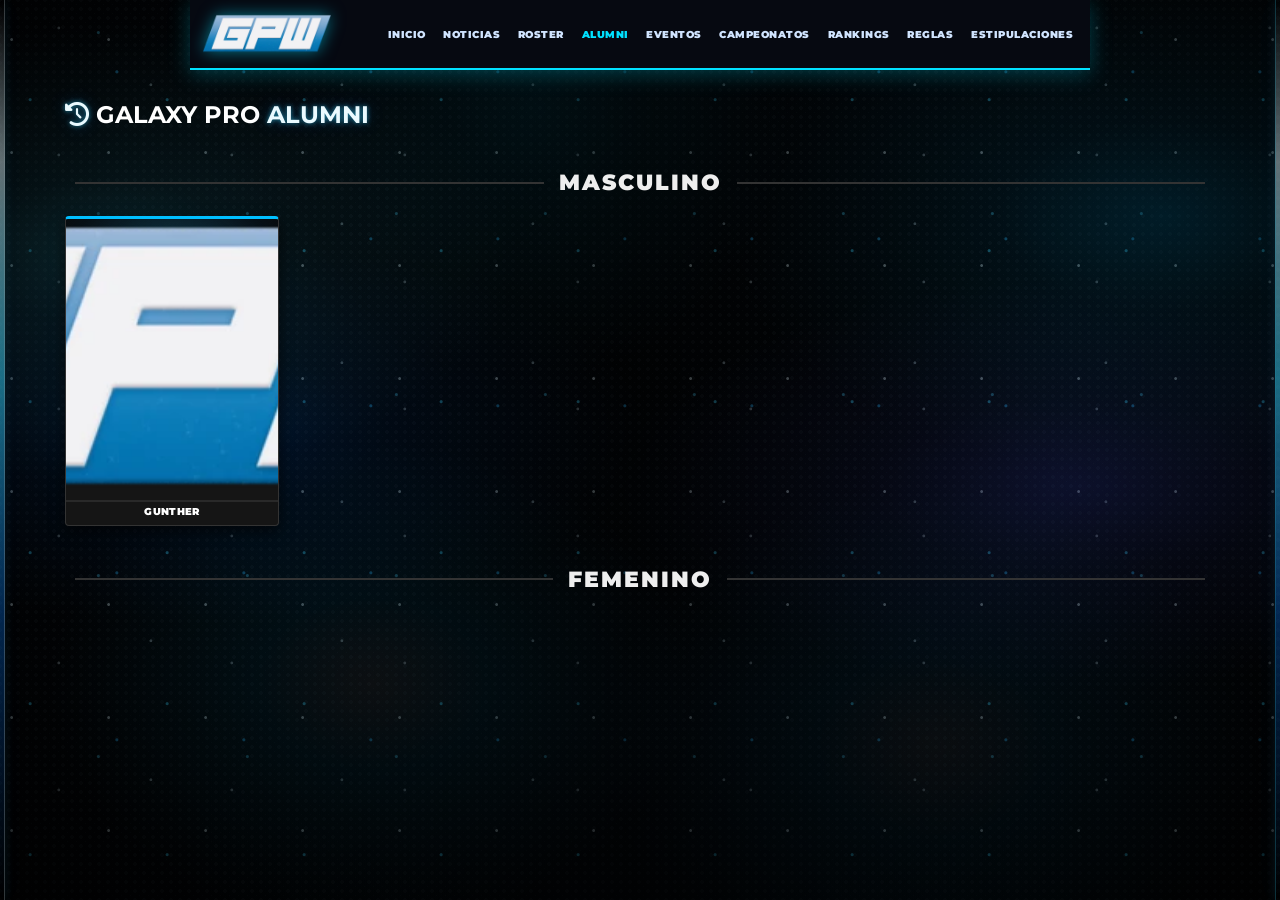
<file: alumni.html>
<!DOCTYPE html>
<html lang="es">
<head>
    <meta charset="UTF-8">
    <meta name="viewport" content="width=device-width, initial-scale=1.0, maximum-scale=1.0, minimum-scale=1.0, user-scalable=no">
    <title>Alumni - Galaxy Pro Wrestling</title>
    
    <!-- Fuentes e Íconos -->
    <link href="https://fonts.googleapis.com/css2?family=Montserrat:wght@400;700;900&display=swap" rel="stylesheet">
    <link rel="stylesheet" href="https://cdnjs.cloudflare.com/ajax/libs/font-awesome/6.4.0/css/all.min.css">
    
    <!-- Estilos de Navegación y Tarjetas -->
    <link rel="stylesheet" href="style.css">
    <link rel="stylesheet" href="nav.css">
    <link rel="stylesheet" href="wrestlercard.css">
</head>
<body>

    <!-- Bordes Neón Laterales -->
    <div class="glow-border left"></div>
    <div class="glow-border right"></div>

    <!-- El script.js inyectará el menú neón y el logo aquí -->
    <header class="main-header"></header>

    <!-- data-roster-status="inactive" carga únicamente a los inactivos (Alumni) -->
    <main data-roster-status="inactive">
        <div class="page-title-bar">
            <h2><i class="fa-solid fa-history text-cyan"></i> GALAXY PRO <span class="text-cyan">ALUMNI</span></h2>
        </div>

        <!-- División Masculina Inactiva -->
        <div class="roster-divider">
            <h1>Masculino</h1>
        </div>
        <div id="roster" class="roster"></div>

        <!-- División Femenina Inactiva (ID limpio) -->
        <div class="roster-divider">
            <h1>Femenino</h1>
        </div>
        <div id="femenino-roster" class="roster"></div>
    </main>

    <!-- MODAL ÉPICO DE LOGROS E INTÉRPRETE -->
    <div id="modal" class="modal">
        <div class="modal-content">
            <button class="close-button" onclick="closeModal()">×</button>
            
            <!-- 1. División arriba de todo -->
            <h3 id="modal-division">MASCULINO</h3>
            
            <!-- 2. Nombre del luchador -->
            <h2 id="modal-name">Nombre</h2>
            
            <!-- 3. Franja intermedia: Career Highlights + Intérprete en dorado -->
            <p>
                <span>CAREER HIGHLIGHTS</span>
                <span id="modal-interpreter" class="interpreter"></span>
            </p>
            
            <!-- 4. Lista de logros -->
            <ul id="modal-achievements"></ul>
        </div>
    </div>

    <!-- Scripts -->
    <script src="script.js"></script>
    <script src="js/wrestlers.js"></script>
    <script src="js/roster.js"></script>
    <script src="js/modal.js"></script>
</body>
</html>
</file>
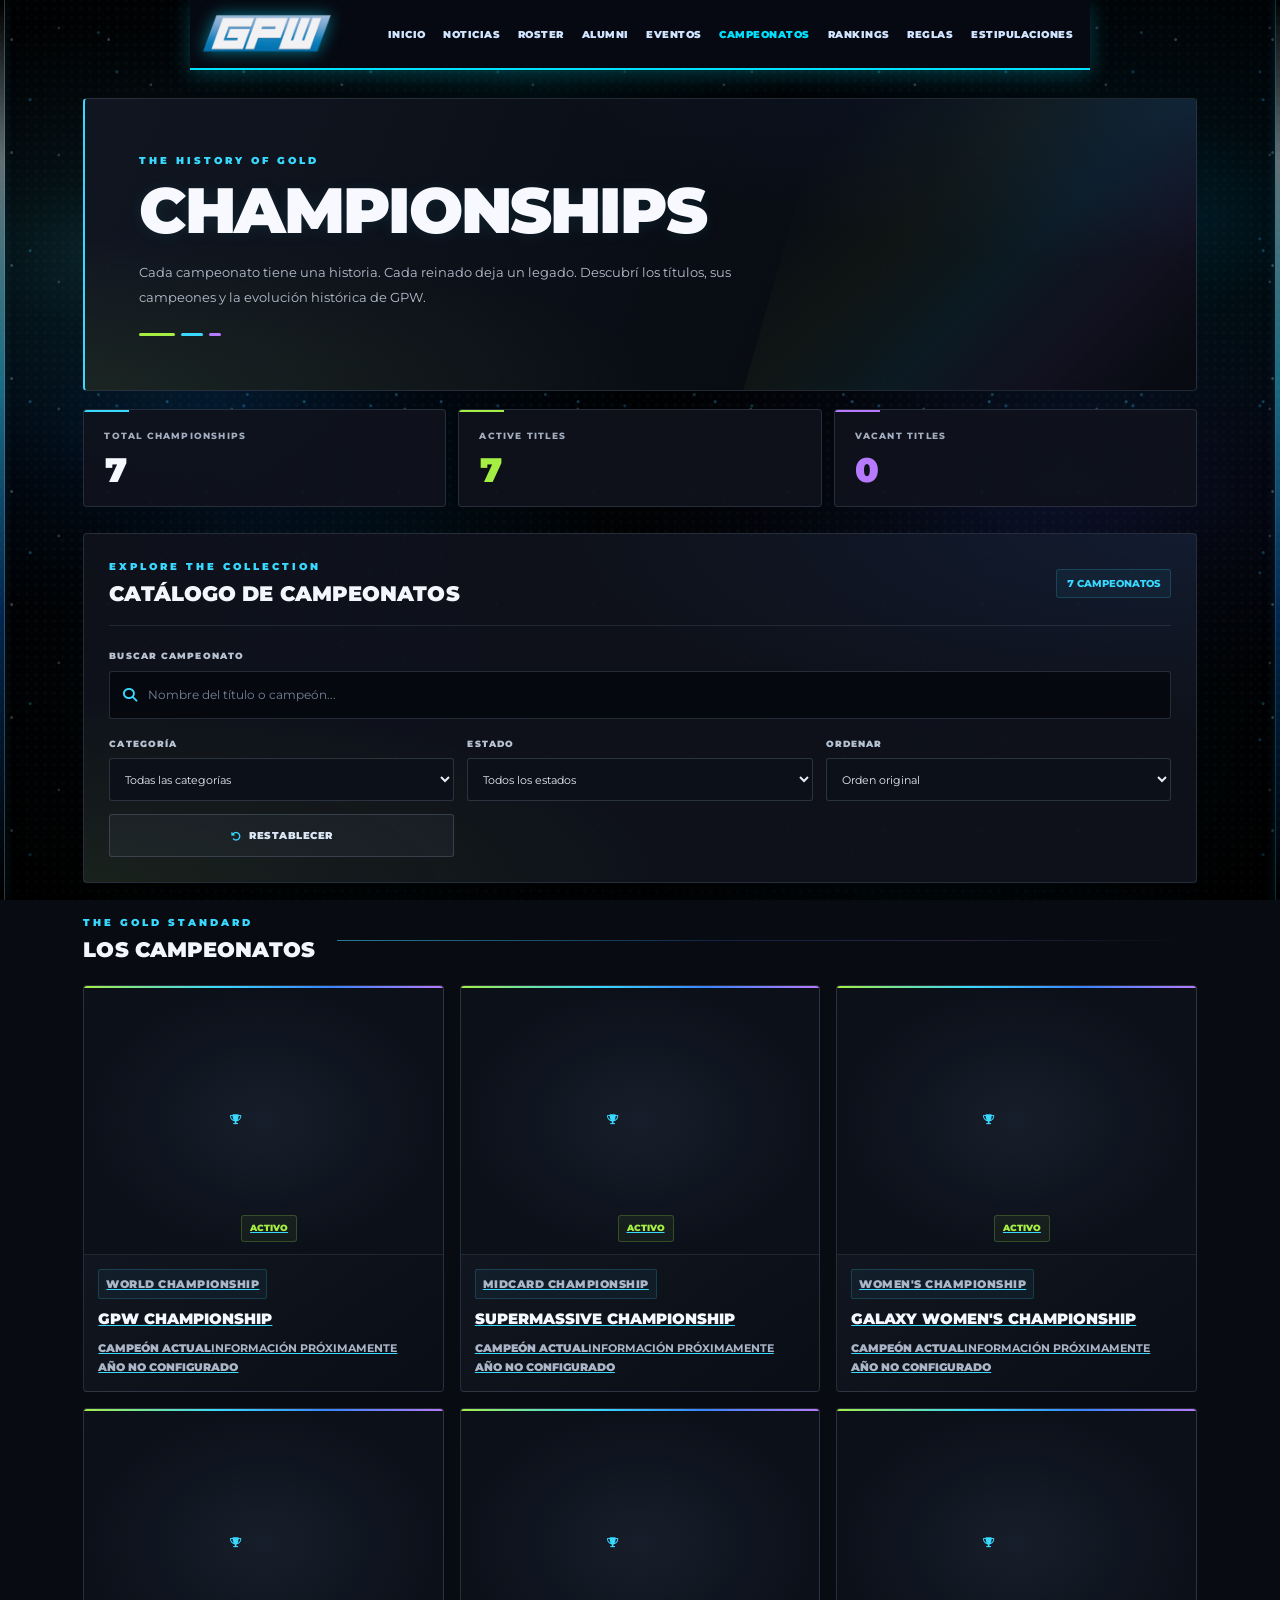
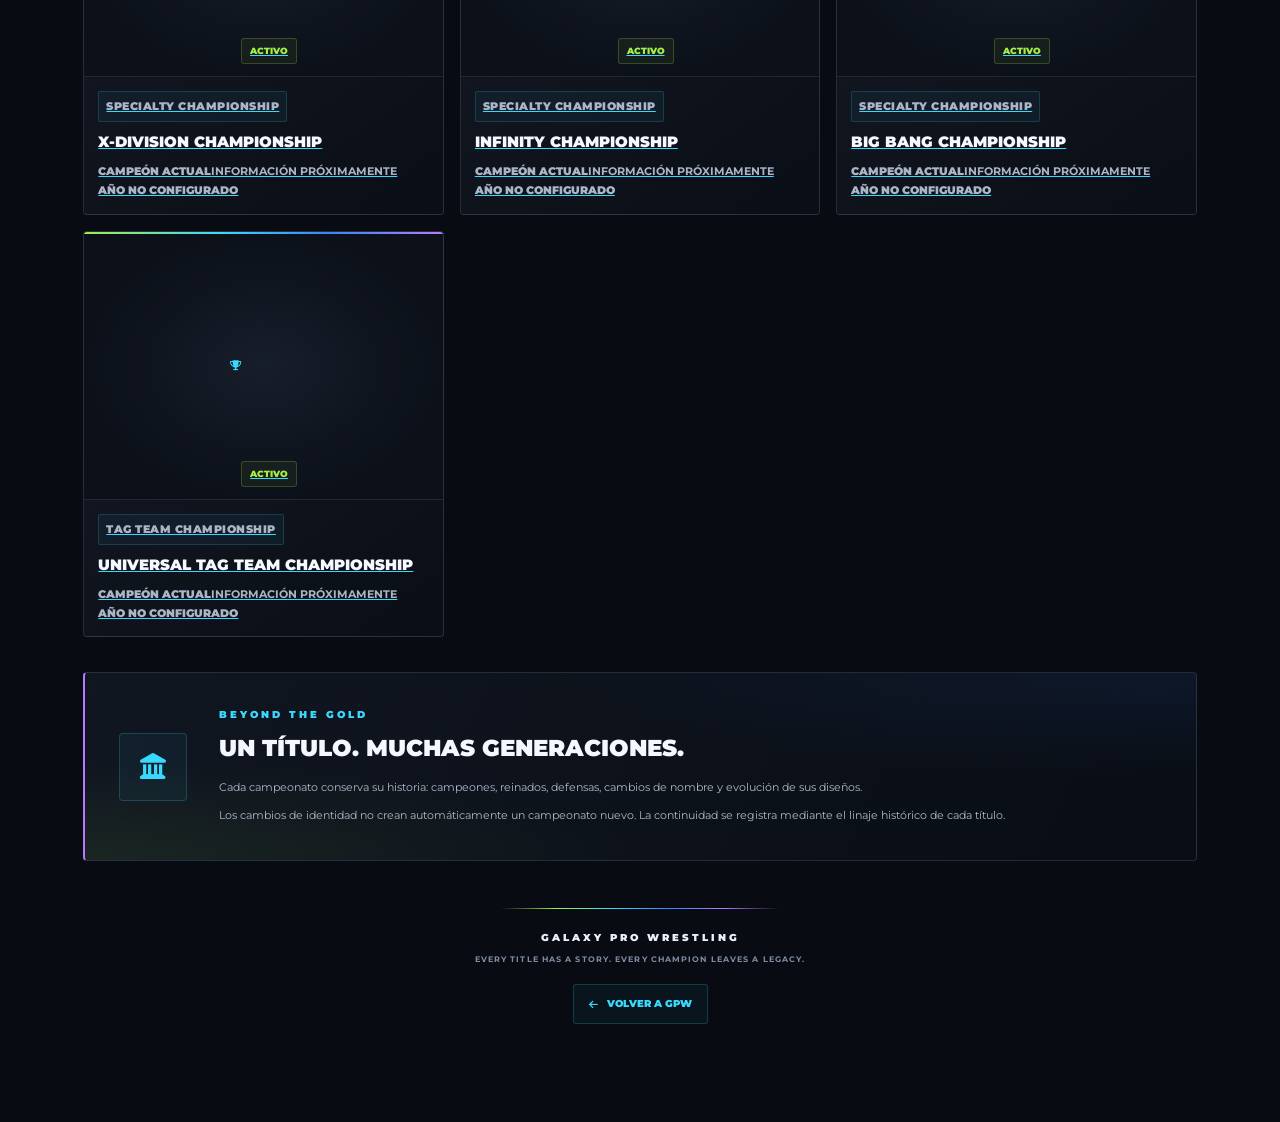
<file: campeonatos.html>
<!DOCTYPE html>
<html lang="es">
<head>
    <meta charset="UTF-8">

    <meta
        name="viewport"
        content="width=device-width, initial-scale=1.0, maximum-scale=1.0, minimum-scale=1.0, user-scalable=no"
    >

    <title>Championships - Galaxy Pro Wrestling</title>

    <meta
        name="description"
        content="Catálogo oficial de campeonatos de Galaxy Pro Wrestling. Explorá los títulos, campeones, reinados e historia de cada campeonato."
    >

    <meta name="theme-color" content="#080b12">

    <!-- =========================================
         FUENTES E ÍCONOS
         ========================================= -->

    <link
        href="https://fonts.googleapis.com/css2?family=Montserrat:wght@400;700;900&display=swap"
        rel="stylesheet"
    >

    <link
        rel="stylesheet"
        href="https://cdnjs.cloudflare.com/ajax/libs/font-awesome/6.4.0/css/all.min.css"
    >

    <!-- =========================================
         ESTILOS GLOBALES Y NAVEGACIÓN ORIGINAL GPW
         ========================================= -->

    <link rel="stylesheet" href="style.css">
    <link rel="stylesheet" href="nav.css">

    <!-- =========================================
         ESTILOS EXCLUSIVOS DEL CATÁLOGO
         ========================================= -->

    <link rel="stylesheet" href="campeonatos.css">

    <!-- =========================================
         LÓGICA DEL CATÁLOGO
         ========================================= -->

    <script src="js/championships/Indicecampeonato.js" defer></script>
<script src="js/campeonatos.js" defer></script>
</head>

<body class="championship-catalog-page">

    <!-- =========================================
         BORDES NEÓN LATERALES GPW
         ========================================= -->

    <div class="glow-border left"></div>
    <div class="glow-border right"></div>


    <!-- =========================================
         MENÚ GLOBAL ORIGINAL GPW
         script.js inyecta el logo y la navegación
         ========================================= -->

    <header class="main-header"></header>


    <main id="championship-catalog">

        <!-- =====================================
             01. HERO / PRESENTACIÓN
             ===================================== -->

        <section
            class="catalog-hero"
            aria-labelledby="catalog-title"
        >

            <div
                class="catalog-hero-content"
            >

                <p class="catalog-eyebrow">
                    THE HISTORY OF GOLD
                </p>

                <h1 id="catalog-title">
                    CHAMPIONSHIPS
                </h1>

                <p class="catalog-intro">
                    Cada campeonato tiene una historia.
                    Cada reinado deja un legado.
                    Descubrí los títulos, sus campeones
                    y la evolución histórica de GPW.
                </p>

                <div
                    class="catalog-hero-decoration"
                    aria-hidden="true"
                >
                    <span></span>
                    <span></span>
                    <span></span>
                </div>

            </div>

        </section>


        <!-- =====================================
             02. RESUMEN DEL CATÁLOGO
             ===================================== -->

        <section
            class="catalog-summary"
            aria-label="Resumen de campeonatos"
        >

            <article class="catalog-summary-card">

                <span class="catalog-summary-label">
                    TOTAL CHAMPIONSHIPS
                </span>

                <strong id="catalog-total">
                    —
                </strong>

            </article>


            <article class="catalog-summary-card">

                <span class="catalog-summary-label">
                    ACTIVE TITLES
                </span>

                <strong id="catalog-active">
                    —
                </strong>

            </article>


            <article class="catalog-summary-card">

                <span class="catalog-summary-label">
                    VACANT TITLES
                </span>

                <strong id="catalog-vacant">
                    —
                </strong>

            </article>

        </section>


        <!-- =====================================
             03. BUSCADOR Y FILTROS
             ===================================== -->

        <section
            class="catalog-controls"
            aria-labelledby="catalog-controls-title"
        >

            <div class="catalog-controls-heading">

                <div>

                    <p class="catalog-eyebrow">
                        EXPLORE THE COLLECTION
                    </p>

                    <h2 id="catalog-controls-title">
                        CATÁLOGO DE CAMPEONATOS
                    </h2>

                </div>

                <span
                    id="catalog-results-count"
                    class="catalog-results-count"
                    aria-live="polite"
                >
                    —
                </span>

            </div>


            <!-- BUSCADOR -->

            <div class="catalog-search-wrapper">

                <label
                    for="catalog-search"
                    class="catalog-field-label"
                >
                    BUSCAR CAMPEONATO
                </label>

                <div class="catalog-search-box">

                    <i
                        class="fa-solid fa-magnifying-glass catalog-search-icon"
                        aria-hidden="true"
                    ></i>

                    <input
                        type="search"
                        id="catalog-search"
                        name="search"
                        placeholder="Nombre del título o campeón..."
                        autocomplete="off"
                        aria-controls="championship-grid"
                    >

                    <button
                        type="button"
                        id="catalog-clear-search"
                        class="catalog-clear-search"
                        aria-label="Limpiar búsqueda"
                        hidden
                    >
                        <i
                            class="fa-solid fa-xmark"
                            aria-hidden="true"
                        ></i>
                    </button>

                </div>

            </div>


            <!-- FILTROS -->

            <div class="catalog-filters">

                <div class="catalog-filter">

                    <label
                        for="catalog-category"
                        class="catalog-field-label"
                    >
                        CATEGORÍA
                    </label>

                    <select
                        id="catalog-category"
                        name="category"
                    >

                        <option value="all">
                            Todas las categorías
                        </option>

                        <option value="world">
                            World Championships
                        </option>

                        <option value="midcard">
                            Midcard Championships
                        </option>

                        <option value="tag">
                            Tag Team Championships
                        </option>

                        <option value="trios">
                            Trios Championships
                        </option>

                        <option value="women">
                            Women's Championships
                        </option>

                        <option value="specialty">
                            Specialty Championships
                        </option>

                        <option value="other">
                            Otros campeonatos
                        </option>

                    </select>

                </div>


                <div class="catalog-filter">

                    <label
                        for="catalog-status"
                        class="catalog-field-label"
                    >
                        ESTADO
                    </label>

                    <select
                        id="catalog-status"
                        name="status"
                    >

                        <option value="all">
                            Todos los estados
                        </option>

                        <option value="active">
                            Activos
                        </option>

                        <option value="vacant">
                            Vacantes
                        </option>

                        <option value="retired">
                            Retirados
                        </option>

                    </select>

                </div>


                <div class="catalog-filter">

                    <label
                        for="catalog-sort"
                        class="catalog-field-label"
                    >
                        ORDENAR
                    </label>

                    <select
                        id="catalog-sort"
                        name="sort"
                    >

                        <option value="default">
                            Orden original
                        </option>

                        <option value="name">
                            Nombre A–Z
                        </option>

                        <option value="oldest">
                            Más antiguos
                        </option>

                        <option value="newest">
                            Más recientes
                        </option>

                    </select>

                </div>


                <button
                    type="button"
                    id="catalog-reset"
                    class="catalog-reset-button"
                >
                    <i
                        class="fa-solid fa-rotate-left"
                        aria-hidden="true"
                    ></i>

                    RESTABLECER
                </button>

            </div>

        </section>


        <!-- =====================================
             04. COLECCIÓN DE CAMPEONATOS
             ===================================== -->

        <section
            class="catalog-collection"
            aria-labelledby="catalog-collection-title"
        >

            <div class="catalog-collection-heading">

                <div>

                    <p class="catalog-eyebrow">
                        THE GOLD STANDARD
                    </p>

                    <h2 id="catalog-collection-title">
                        LOS CAMPEONATOS
                    </h2>

                </div>

                <span
                    class="catalog-collection-line"
                    aria-hidden="true"
                ></span>

            </div>


            <!--
                JS genera automáticamente las tarjetas.

                Cada campeonato tendrá:
                - ID estable.
                - Nombre actual.
                - Imagen del cinturón.
                - Categoría.
                - Campeón actual.
                - Estado.
                - Año de creación.
                - Enlace a su ficha histórica.

                Las tarjetas no se escriben manualmente.
            -->

            <div
                id="championship-grid"
                class="championship-grid"
                aria-live="polite"
                aria-busy="true"
            >

                <div class="catalog-loading">

                    <span
                        class="catalog-loading-indicator"
                        aria-hidden="true"
                    ></span>

                    <p>
                        CARGANDO CAMPEONATOS...
                    </p>

                </div>

            </div>


            <!-- =================================
                 SIN RESULTADOS
                 ================================= -->

            <div
                id="catalog-empty"
                class="catalog-empty"
                hidden
            >

                <i
                    class="fa-solid fa-trophy"
                    aria-hidden="true"
                ></i>

                <h3>
                    NO SE ENCONTRARON CAMPEONATOS
                </h3>

                <p>
                    Probá con otro nombre o modificá los filtros.
                </p>

                <button
                    type="button"
                    id="catalog-empty-reset"
                    class="catalog-reset-button"
                >
                    VER TODOS LOS CAMPEONATOS
                </button>

            </div>

        </section>


        <!-- =====================================
             05. CONTINUIDAD HISTÓRICA
             ===================================== -->

        <section
            class="catalog-history-note"
            aria-labelledby="catalog-history-title"
        >

            <div
                class="catalog-history-decoration"
                aria-hidden="true"
            >

                <i class="fa-solid fa-landmark"></i>

            </div>

            <div class="catalog-history-note-content">

                <p class="catalog-eyebrow">
                    BEYOND THE GOLD
                </p>

                <h2 id="catalog-history-title">
                    UN TÍTULO. MUCHAS GENERACIONES.
                </h2>

                <p>
                    Cada campeonato conserva su historia:
                    campeones, reinados, defensas,
                    cambios de nombre y evolución de sus diseños.
                </p>

                <p>
                    Los cambios de identidad no crean
                    automáticamente un campeonato nuevo.
                    La continuidad se registra mediante el
                    linaje histórico de cada título.
                </p>

            </div>

        </section>


        <!-- =====================================
             06. FOOTER
             ===================================== -->

        <footer class="catalog-footer">

            <div class="catalog-footer-line"></div>

            <p class="catalog-footer-brand">
                GALAXY PRO WRESTLING
            </p>

            <p class="catalog-footer-description">
                EVERY TITLE HAS A STORY.
                EVERY CHAMPION LEAVES A LEGACY.
            </p>

            <a
                href="index.html"
                class="catalog-footer-link"
            >
                <i
                    class="fa-solid fa-arrow-left"
                    aria-hidden="true"
                ></i>

                VOLVER A GPW
            </a>

        </footer>

    </main>


    <!-- =========================================
         SCRIPTS
         ========================================= -->

    <!-- Menú global original: inyecta logo y navegación -->
    <script src="script.js"></script>

</body>
</html>
</file>
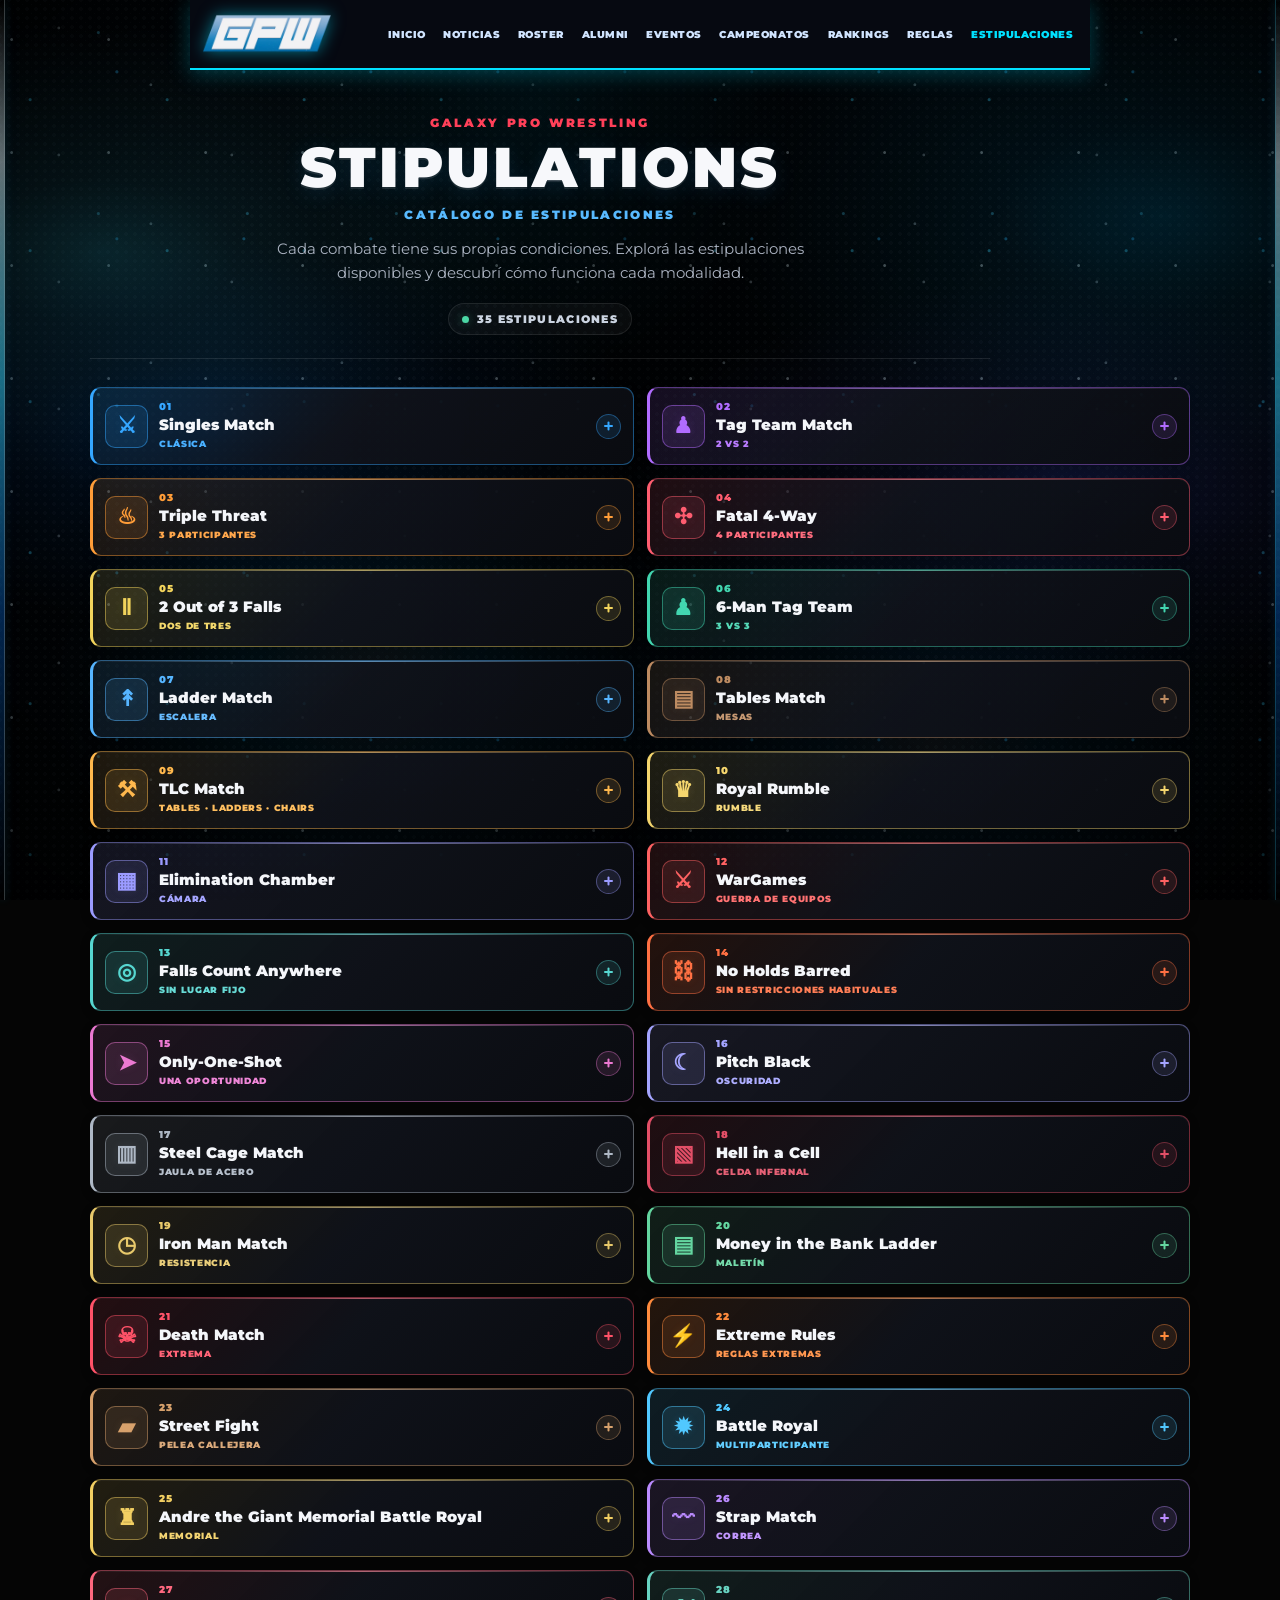
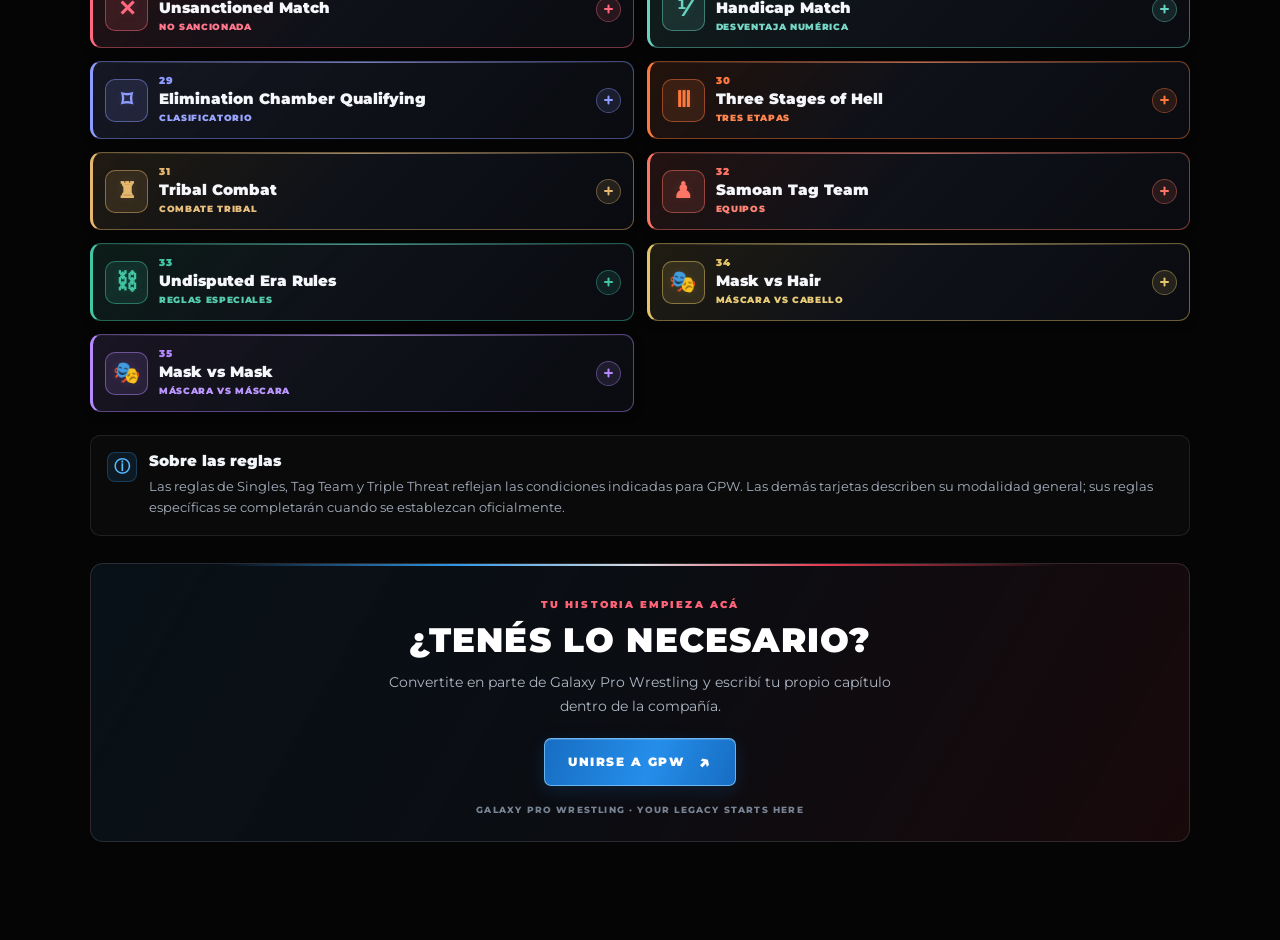
<file: estipulaciones.html>
<!DOCTYPE html>
<html lang="es">
<head>
    <meta charset="UTF-8">
    <meta name="viewport" content="width=device-width, initial-scale=1.0">
    <meta name="theme-color" content="#090b10">

    <title>Estipulaciones | Galaxy Pro Wrestling</title>

    <meta
        name="description"
        content="Descubrí las estipulaciones, modalidades y reglas de los combates de Galaxy Pro Wrestling."
    >

    <!-- FUENTES -->
    <link rel="preconnect" href="https://fonts.googleapis.com">
    <link rel="preconnect" href="https://fonts.gstatic.com" crossorigin>

    <link
        href="https://fonts.googleapis.com/css2?family=Montserrat:wght@400;500;600;700;800;900&display=swap"
        rel="stylesheet"
    >

    <!-- ICONOS -->
    <link
        rel="stylesheet"
        href="https://cdnjs.cloudflare.com/ajax/libs/font-awesome/6.4.0/css/all.min.css"
    >

    <!-- CSS GLOBAL Y DE LA PÁGINA -->
    <link rel="stylesheet" href="style.css">
    <link rel="stylesheet" href="nav.css">
    <link rel="stylesheet" href="stipulations.css">
</head>

<body class="stipulations-page-body">

    <!-- BRILLO LATERAL GLOBAL -->
    <div class="glow-border left"></div>
    <div class="glow-border right"></div>

    <!-- MENÚ GLOBAL: LO GENERA script.js -->
    <header class="main-header"></header>

    <!-- =====================================================
         GALAXY PRO WRESTLING — CATÁLOGO DE ESTIPULACIONES
         Las tarjetas utilizan details/summary.
         ===================================================== -->

    <main class="stipulations-page">

        <!-- ENCABEZADO -->
        <header class="stipulations-heading">

            <span class="stipulations-eyebrow">
                GALAXY PRO WRESTLING
            </span>

            <h1>STIPULATIONS</h1>

            <p class="stipulations-subtitle">
                CATÁLOGO DE ESTIPULACIONES
            </p>

            <p class="stipulations-description">
                Cada combate tiene sus propias condiciones. Explorá las
                estipulaciones disponibles y descubrí cómo funciona cada modalidad.
            </p>

            <div class="stipulations-counter">
                <span class="counter-dot"></span>
                <span>35 ESTIPULACIONES</span>
            </div>

        </header>


        <!-- =================================================
             CATÁLOGO
             ================================================= -->

        <section
            class="stipulations-catalog"
            aria-label="Catálogo de estipulaciones"
        >

            <!-- 01 — SINGLES -->
            <details
                class="stipulation-card"
                style="--stip-color:#35a7ff; --stip-soft:rgba(53,167,255,.12);"
            >
                <summary>
                    <span class="stipulation-icon">⚔</span>

                    <span class="stipulation-heading">
                        <span class="stipulation-number">01</span>
                        <span class="stipulation-name">Singles Match</span>
                        <span class="stipulation-tag">CLÁSICA</span>
                    </span>

                    <span class="stipulation-toggle"></span>
                </summary>

                <div class="stipulation-content">
                    <p>Un enfrentamiento individual entre dos participantes.</p>

                    <ul>
                        <li>El combate normal consta de <strong>5 preguntas</strong>.</li>
                        <li>Si hay un campeonato en juego, se disputan <strong>10 preguntas</strong>.</li>
                    </ul>
                </div>
            </details>


            <!-- 02 — TAG TEAM -->
            <details
                class="stipulation-card"
                style="--stip-color:#b16cff; --stip-soft:rgba(177,108,255,.12);"
            >
                <summary>
                    <span class="stipulation-icon">♟</span>

                    <span class="stipulation-heading">
                        <span class="stipulation-number">02</span>
                        <span class="stipulation-name">Tag Team Match</span>
                        <span class="stipulation-tag">2 VS 2</span>
                    </span>

                    <span class="stipulation-toggle"></span>
                </summary>

                <div class="stipulation-content">
                    <p>Dos equipos de dos participantes se enfrentan entre sí.</p>

                    <ul>
                        <li>El combate consta de <strong>5 preguntas</strong>.</li>
                        <li>En las primeras cuatro preguntas, el árbitro asigna quién responde por cada equipo, de modo que los cuatro participantes se enfrenten entre sí una vez.</li>
                        <li>Para la última pregunta, cada equipo elige quién responde.</li>
                        <li>Si alguien responde fuera de su turno, el equipo rival recibe automáticamente el punto de esa pregunta.</li>
                    </ul>
                </div>
            </details>


            <!-- 03 — TRIPLE THREAT -->
            <details
                class="stipulation-card"
                style="--stip-color:#ff9d38; --stip-soft:rgba(255,157,56,.12);"
            >
                <summary>
                    <span class="stipulation-icon">♨</span>

                    <span class="stipulation-heading">
                        <span class="stipulation-number">03</span>
                        <span class="stipulation-name">Triple Threat</span>
                        <span class="stipulation-tag">3 PARTICIPANTES</span>
                    </span>

                    <span class="stipulation-toggle"></span>
                </summary>

                <div class="stipulation-content">
                    <p>Tres participantes compiten en el mismo combate.</p>

                    <ul>
                        <li>El combate normal consta de <strong>7 preguntas</strong>.</li>
                        <li>Si hay un campeonato en juego, se disputan <strong>10 preguntas</strong>.</li>
                    </ul>
                </div>
            </details>


            <!-- 04 — FATAL 4-WAY -->
            <details
                class="stipulation-card"
                style="--stip-color:#ff5d70; --stip-soft:rgba(255,93,112,.12);"
            >
                <summary>
                    <span class="stipulation-icon">✣</span>

                    <span class="stipulation-heading">
                        <span class="stipulation-number">04</span>
                        <span class="stipulation-name">Fatal 4-Way</span>
                        <span class="stipulation-tag">4 PARTICIPANTES</span>
                    </span>

                    <span class="stipulation-toggle"></span>
                </summary>

                <div class="stipulation-content">
                    <p>Cuatro participantes compiten en un mismo combate.</p>

                    <p class="stipulation-pending">
                        La cantidad de preguntas y las condiciones específicas de GPW quedan pendientes de definir.
                    </p>
                </div>
            </details>


            <!-- 05 — 2 OUT OF 3 FALLS -->
            <details
                class="stipulation-card"
                style="--stip-color:#f2d45c; --stip-soft:rgba(242,212,92,.12);"
            >
                <summary>
                    <span class="stipulation-icon">Ⅱ</span>

                    <span class="stipulation-heading">
                        <span class="stipulation-number">05</span>
                        <span class="stipulation-name">2 Out of 3 Falls</span>
                        <span class="stipulation-tag">DOS DE TRES</span>
                    </span>

                    <span class="stipulation-toggle"></span>
                </summary>

                <div class="stipulation-content">
                    <p>Combate disputado al mejor de tres caídas o rondas.</p>

                    <p class="stipulation-pending">
                        El sistema de puntuación específico de GPW queda pendiente de definir.
                    </p>
                </div>
            </details>


            <!-- 06 — 6-MAN TAG TEAM -->
            <details
                class="stipulation-card"
                style="--stip-color:#42d6b0; --stip-soft:rgba(66,214,176,.12);"
            >
                <summary>
                    <span class="stipulation-icon">♟</span>

                    <span class="stipulation-heading">
                        <span class="stipulation-number">06</span>
                        <span class="stipulation-name">6-Man Tag Team</span>
                        <span class="stipulation-tag">3 VS 3</span>
                    </span>

                    <span class="stipulation-toggle"></span>
                </summary>

                <div class="stipulation-content">
                    <p>Dos equipos de tres participantes se enfrentan en un combate por equipos.</p>

                    <p class="stipulation-pending">
                        Los turnos, la cantidad de preguntas y las condiciones específicas de GPW quedan pendientes de definir.
                    </p>
                </div>
            </details>


            <!-- 07 — LADDER -->
            <details
                class="stipulation-card"
                style="--stip-color:#56b5ff; --stip-soft:rgba(86,181,255,.12);"
            >
                <summary>
                    <span class="stipulation-icon">↟</span>

                    <span class="stipulation-heading">
                        <span class="stipulation-number">07</span>
                        <span class="stipulation-name">Ladder Match</span>
                        <span class="stipulation-tag">ESCALERA</span>
                    </span>

                    <span class="stipulation-toggle"></span>
                </summary>

                <div class="stipulation-content">
                    <p>Modalidad asociada al uso de escaleras y a un objetivo situado en altura.</p>

                    <p class="stipulation-pending">
                        La condición de victoria específica de GPW queda pendiente de definir.
                    </p>
                </div>
            </details>


            <!-- 08 — TABLES -->
            <details
                class="stipulation-card"
                style="--stip-color:#bd8b61; --stip-soft:rgba(189,139,97,.12);"
            >
                <summary>
                    <span class="stipulation-icon">▤</span>

                    <span class="stipulation-heading">
                        <span class="stipulation-number">08</span>
                        <span class="stipulation-name">Tables Match</span>
                        <span class="stipulation-tag">MESAS</span>
                    </span>

                    <span class="stipulation-toggle"></span>
                </summary>

                <div class="stipulation-content">
                    <p>Combate con mesas como elemento central de la estipulación.</p>

                    <p class="stipulation-pending">
                        La condición de victoria específica de GPW queda pendiente de definir.
                    </p>
                </div>
            </details>


            <!-- 09 — TLC -->
            <details
                class="stipulation-card"
                style="--stip-color:#ffb84d; --stip-soft:rgba(255,184,77,.12);"
            >
                <summary>
                    <span class="stipulation-icon">⚒</span>

                    <span class="stipulation-heading">
                        <span class="stipulation-number">09</span>
                        <span class="stipulation-name">TLC Match</span>
                        <span class="stipulation-tag">TABLES · LADDERS · CHAIRS</span>
                    </span>

                    <span class="stipulation-toggle"></span>
                </summary>

                <div class="stipulation-content">
                    <p>TLC significa Tables, Ladders and Chairs: mesas, escaleras y sillas.</p>

                    <p class="stipulation-pending">
                        Las condiciones específicas de GPW quedan pendientes de definir.
                    </p>
                </div>
            </details>


            <!-- 10 — ROYAL RUMBLE -->
            <details
                class="stipulation-card"
                style="--stip-color:#f5d66e; --stip-soft:rgba(245,214,110,.12);"
            >
                <summary>
                    <span class="stipulation-icon">♛</span>

                    <span class="stipulation-heading">
                        <span class="stipulation-number">10</span>
                        <span class="stipulation-name">Royal Rumble</span>
                        <span class="stipulation-tag">RUMBLE</span>
                    </span>

                    <span class="stipulation-toggle"></span>
                </summary>

                <div class="stipulation-content">
                    <p>Modalidad multitudinaria inspirada en el Royal Rumble.</p>

                    <p class="stipulation-pending">
                        La cantidad de participantes, el orden y las condiciones de eliminación de GPW quedan pendientes de definir.
                    </p>
                </div>
            </details>


            <!-- 11 — ELIMINATION CHAMBER -->
            <details
                class="stipulation-card"
                style="--stip-color:#9b9bff; --stip-soft:rgba(155,155,255,.12);"
            >
                <summary>
                    <span class="stipulation-icon">▦</span>

                    <span class="stipulation-heading">
                        <span class="stipulation-number">11</span>
                        <span class="stipulation-name">Elimination Chamber</span>
                        <span class="stipulation-tag">CÁMARA</span>
                    </span>

                    <span class="stipulation-toggle"></span>
                </summary>

                <div class="stipulation-content">
                    <p>Combate inspirado en la estructura y el formato de la Elimination Chamber.</p>

                    <p class="stipulation-pending">
                        Los participantes, las eliminaciones y las condiciones específicas de GPW quedan pendientes de definir.
                    </p>
                </div>
            </details>


            <!-- 12 — WARGAMES -->
            <details
                class="stipulation-card"
                style="--stip-color:#ff6262; --stip-soft:rgba(255,98,98,.12);"
            >
                <summary>
                    <span class="stipulation-icon">⚔</span>

                    <span class="stipulation-heading">
                        <span class="stipulation-number">12</span>
                        <span class="stipulation-name">WarGames</span>
                        <span class="stipulation-tag">GUERRA DE EQUIPOS</span>
                    </span>

                    <span class="stipulation-toggle"></span>
                </summary>

                <div class="stipulation-content">
                    <p>Combate por equipos inspirado en la modalidad WarGames.</p>

                    <p class="stipulation-pending">
                        La composición de los equipos y las condiciones específicas de GPW quedan pendientes de definir.
                    </p>
                </div>
            </details>


            <!-- 13 — FALLS COUNT ANYWHERE -->
            <details
                class="stipulation-card"
                style="--stip-color:#56d6d0; --stip-soft:rgba(86,214,208,.12);"
            >
                <summary>
                    <span class="stipulation-icon">◎</span>

                    <span class="stipulation-heading">
                        <span class="stipulation-number">13</span>
                        <span class="stipulation-name">Falls Count Anywhere</span>
                        <span class="stipulation-tag">SIN LUGAR FIJO</span>
                    </span>

                    <span class="stipulation-toggle"></span>
                </summary>

                <div class="stipulation-content">
                    <p>Modalidad en la que una caída puede contabilizarse fuera del ring.</p>

                    <p class="stipulation-pending">
                        La adaptación de esta estipulación al sistema de GPW queda pendiente de definir.
                    </p>
                </div>
            </details>


            <!-- 14 — NO HOLDS BARRED -->
            <details
                class="stipulation-card"
                style="--stip-color:#ff7043; --stip-soft:rgba(255,112,67,.12);"
            >
                <summary>
                    <span class="stipulation-icon">⛓</span>

                    <span class="stipulation-heading">
                        <span class="stipulation-number">14</span>
                        <span class="stipulation-name">No Holds Barred</span>
                        <span class="stipulation-tag">SIN RESTRICCIONES HABITUALES</span>
                    </span>

                    <span class="stipulation-toggle"></span>
                </summary>

                <div class="stipulation-content">
                    <p>Modalidad de combate con restricciones de lucha reducidas respecto de un combate convencional.</p>

                    <p class="stipulation-pending">
                        Las condiciones específicas de GPW quedan pendientes de definir.
                    </p>
                </div>
            </details>


            <!-- 15 — ONLY-ONE-SHOT -->
            <details
                class="stipulation-card"
                style="--stip-color:#ec79d2; --stip-soft:rgba(236,121,210,.12);"
            >
                <summary>
                    <span class="stipulation-icon">➤</span>

                    <span class="stipulation-heading">
                        <span class="stipulation-number">15</span>
                        <span class="stipulation-name">Only-One-Shot</span>
                        <span class="stipulation-tag">UNA OPORTUNIDAD</span>
                    </span>

                    <span class="stipulation-toggle"></span>
                </summary>

                <div class="stipulation-content">
                    <p>Estipulación especial identificada como Only-One-Shot.</p>

                    <p class="stipulation-pending">
                        La mecánica y las condiciones oficiales de GPW quedan pendientes de definir.
                    </p>
                </div>
            </details>


            <!-- 16 — PITCH BLACK -->
            <details
                class="stipulation-card"
                style="--stip-color:#a5a5ff; --stip-soft:rgba(165,165,255,.12);"
            >
                <summary>
                    <span class="stipulation-icon">☾</span>

                    <span class="stipulation-heading">
                        <span class="stipulation-number">16</span>
                        <span class="stipulation-name">Pitch Black</span>
                        <span class="stipulation-tag">OSCURIDAD</span>
                    </span>

                    <span class="stipulation-toggle"></span>
                </summary>

                <div class="stipulation-content">
                    <p>Estipulación especial inspirada en el concepto Pitch Black.</p>

                    <p class="stipulation-pending">
                        La mecánica y las condiciones oficiales de GPW quedan pendientes de definir.
                    </p>
                </div>
            </details>


            <!-- 17 — STEEL CAGE -->
            <details
                class="stipulation-card"
                style="--stip-color:#aeb8c5; --stip-soft:rgba(174,184,197,.12);"
            >
                <summary>
                    <span class="stipulation-icon">▥</span>

                    <span class="stipulation-heading">
                        <span class="stipulation-number">17</span>
                        <span class="stipulation-name">Steel Cage Match</span>
                        <span class="stipulation-tag">JAULA DE ACERO</span>
                    </span>

                    <span class="stipulation-toggle"></span>
                </summary>

                <div class="stipulation-content">
                    <p>Combate que se desarrolla dentro de una jaula de acero.</p>

                    <p class="stipulation-pending">
                        La condición de victoria específica de GPW queda pendiente de definir.
                    </p>
                </div>
            </details>


            <!-- 18 — HELL IN A CELL -->
            <details
                class="stipulation-card"
                style="--stip-color:#e34f67; --stip-soft:rgba(227,79,103,.12);"
            >
                <summary>
                    <span class="stipulation-icon">▧</span>

                    <span class="stipulation-heading">
                        <span class="stipulation-number">18</span>
                        <span class="stipulation-name">Hell in a Cell</span>
                        <span class="stipulation-tag">CELDA INFERNAL</span>
                    </span>

                    <span class="stipulation-toggle"></span>
                </summary>

                <div class="stipulation-content">
                    <p>Combate dentro de una estructura cerrada de gran tamaño.</p>

                    <p class="stipulation-pending">
                        La adaptación y las condiciones específicas de GPW quedan pendientes de definir.
                    </p>
                </div>
            </details>


            <!-- 19 — IRON MAN -->
            <details
                class="stipulation-card"
                style="--stip-color:#e8c96b; --stip-soft:rgba(232,201,107,.12);"
            >
                <summary>
                    <span class="stipulation-icon">◷</span>

                    <span class="stipulation-heading">
                        <span class="stipulation-number">19</span>
                        <span class="stipulation-name">Iron Man Match</span>
                        <span class="stipulation-tag">RESISTENCIA</span>
                    </span>

                    <span class="stipulation-toggle"></span>
                </summary>

                <div class="stipulation-content">
                    <p>Modalidad tradicionalmente basada en acumular más caídas durante un tiempo determinado.</p>

                    <p class="stipulation-pending">
                        La duración y el sistema de puntuación específicos de GPW quedan pendientes de definir.
                    </p>
                </div>
            </details>


            <!-- 20 — MONEY IN THE BANK -->
            <details
                class="stipulation-card"
                style="--stip-color:#64d6a0; --stip-soft:rgba(100,214,160,.12);"
            >
                <summary>
                    <span class="stipulation-icon">▤</span>

                    <span class="stipulation-heading">
                        <span class="stipulation-number">20</span>
                        <span class="stipulation-name">Money in the Bank Ladder</span>
                        <span class="stipulation-tag">MALETÍN</span>
                    </span>

                    <span class="stipulation-toggle"></span>
                </summary>

                <div class="stipulation-content">
                    <p>Combate de escaleras inspirado en la disputa por el maletín Money in the Bank.</p>

                    <p class="stipulation-pending">
                        Las condiciones y el premio específico de GPW quedan pendientes de definir.
                    </p>
                </div>
            </details>


            <!-- 21 — DEATH MATCH -->
            <details
                class="stipulation-card"
                style="--stip-color:#ff5268; --stip-soft:rgba(255,82,104,.12);"
            >
                <summary>
                    <span class="stipulation-icon">☠</span>

                    <span class="stipulation-heading">
                        <span class="stipulation-number">21</span>
                        <span class="stipulation-name">Death Match</span>
                        <span class="stipulation-tag">EXTREMA</span>
                    </span>

                    <span class="stipulation-toggle"></span>
                </summary>

                <div class="stipulation-content">
                    <p>Nombre utilizado para una modalidad extrema de lucha libre.</p>

                    <p class="stipulation-pending">
                        Las condiciones exactas de esta estipulación en GPW quedan pendientes de definir.
                    </p>
                </div>
            </details>


            <!-- 22 — EXTREME RULES -->
            <details
                class="stipulation-card"
                style="--stip-color:#ff8b3d; --stip-soft:rgba(255,139,61,.12);"
            >
                <summary>
                    <span class="stipulation-icon">⚡</span>

                    <span class="stipulation-heading">
                        <span class="stipulation-number">22</span>
                        <span class="stipulation-name">Extreme Rules</span>
                        <span class="stipulation-tag">REGLAS EXTREMAS</span>
                    </span>

                    <span class="stipulation-toggle"></span>
                </summary>

                <div class="stipulation-content">
                    <p>Modalidad especial asociada a combates de reglas extremas.</p>

                    <p class="stipulation-pending">
                        Las condiciones específicas de GPW quedan pendientes de definir.
                    </p>
                </div>
            </details>


            <!-- 23 — STREET FIGHT -->
            <details
                class="stipulation-card"
                style="--stip-color:#d7a16c; --stip-soft:rgba(215,161,108,.12);"
            >
                <summary>
                    <span class="stipulation-icon">▰</span>

                    <span class="stipulation-heading">
                        <span class="stipulation-number">23</span>
                        <span class="stipulation-name">Street Fight</span>
                        <span class="stipulation-tag">PELEA CALLEJERA</span>
                    </span>

                    <span class="stipulation-toggle"></span>
                </summary>

                <div class="stipulation-content">
                    <p>Combate presentado como una pelea callejera, con una ambientación y reglas especiales.</p>

                    <p class="stipulation-pending">
                        La adaptación al sistema de GPW queda pendiente de definir.
                    </p>
                </div>
            </details>


            <!-- 24 — BATTLE ROYAL -->
            <details
                class="stipulation-card"
                style="--stip-color:#51c8ff; --stip-soft:rgba(81,200,255,.12);"
            >
                <summary>
                    <span class="stipulation-icon">✹</span>

                    <span class="stipulation-heading">
                        <span class="stipulation-number">24</span>
                        <span class="stipulation-name">Battle Royal</span>
                        <span class="stipulation-tag">MULTIPARTICIPANTE</span>
                    </span>

                    <span class="stipulation-toggle"></span>
                </summary>

                <div class="stipulation-content">
                    <p>Combate en el que participan varias personas simultáneamente.</p>

                    <p class="stipulation-pending">
                        La cantidad de participantes y las condiciones de eliminación de GPW quedan pendientes de definir.
                    </p>
                </div>
            </details>


            <!-- 25 — ANDRE THE GIANT MEMORIAL -->
            <details
                class="stipulation-card"
                style="--stip-color:#f2cf62; --stip-soft:rgba(242,207,98,.12);"
            >
                <summary>
                    <span class="stipulation-icon">♜</span>

                    <span class="stipulation-heading">
                        <span class="stipulation-number">25</span>
                        <span class="stipulation-name">Andre the Giant Memorial Battle Royal</span>
                        <span class="stipulation-tag">MEMORIAL</span>
                    </span>

                    <span class="stipulation-toggle"></span>
                </summary>

                <div class="stipulation-content">
                    <p>Battle Royal inspirada en la Andre the Giant Memorial Battle Royal.</p>

                    <p class="stipulation-pending">
                        El formato y las condiciones específicas de GPW quedan pendientes de definir.
                    </p>
                </div>
            </details>


            <!-- 26 — STRAP -->
            <details
                class="stipulation-card"
                style="--stip-color:#bb8bff; --stip-soft:rgba(187,139,255,.12);"
            >
                <summary>
                    <span class="stipulation-icon">〰</span>

                    <span class="stipulation-heading">
                        <span class="stipulation-number">26</span>
                        <span class="stipulation-name">Strap Match</span>
                        <span class="stipulation-tag">CORREA</span>
                    </span>

                    <span class="stipulation-toggle"></span>
                </summary>

                <div class="stipulation-content">
                    <p>Modalidad de combate que utiliza una correa como elemento característico.</p>

                    <p class="stipulation-pending">
                        La condición de victoria específica de GPW queda pendiente de definir.
                    </p>
                </div>
            </details>


            <!-- 27 — UNSANCTIONED -->
            <details
                class="stipulation-card"
                style="--stip-color:#ff687f; --stip-soft:rgba(255,104,127,.12);"
            >
                <summary>
                    <span class="stipulation-icon">✕</span>

                    <span class="stipulation-heading">
                        <span class="stipulation-number">27</span>
                        <span class="stipulation-name">Unsanctioned Match</span>
                        <span class="stipulation-tag">NO SANCIONADA</span>
                    </span>

                    <span class="stipulation-toggle"></span>
                </summary>

                <div class="stipulation-content">
                    <p>Combate presentado como no sancionado oficialmente dentro de su historia o contexto.</p>

                    <p class="stipulation-pending">
                        Las condiciones específicas de GPW quedan pendientes de definir.
                    </p>
                </div>
            </details>


            <!-- 28 — HANDICAP -->
            <details
                class="stipulation-card"
                style="--stip-color:#68d3c1; --stip-soft:rgba(104,211,193,.12);"
            >
                <summary>
                    <span class="stipulation-icon">⅟</span>

                    <span class="stipulation-heading">
                        <span class="stipulation-number">28</span>
                        <span class="stipulation-name">Handicap Match</span>
                        <span class="stipulation-tag">DESVENTAJA NUMÉRICA</span>
                    </span>

                    <span class="stipulation-toggle"></span>
                </summary>

                <div class="stipulation-content">
                    <p>Combate en el que un lado tiene más participantes que el otro.</p>

                    <p class="stipulation-pending">
                        La cantidad de participantes y las reglas específicas de GPW quedan pendientes de definir.
                    </p>
                </div>
            </details>


            <!-- 29 — ELIMINATION CHAMBER QUALIFYING -->
            <details
                class="stipulation-card"
                style="--stip-color:#8e9cff; --stip-soft:rgba(142,156,255,.12);"
            >
                <summary>
                    <span class="stipulation-icon">⌑</span>

                    <span class="stipulation-heading">
                        <span class="stipulation-number">29</span>
                        <span class="stipulation-name">Elimination Chamber Qualifying</span>
                        <span class="stipulation-tag">CLASIFICATORIO</span>
                    </span>

                    <span class="stipulation-toggle"></span>
                </summary>

                <div class="stipulation-content">
                    <p>Combate clasificatorio relacionado con una participación en Elimination Chamber.</p>

                    <p class="stipulation-pending">
                        El formato y los criterios de clasificación de GPW quedan pendientes de definir.
                    </p>
                </div>
            </details>


            <!-- 30 — THREE STAGES OF HELL -->
            <details
                class="stipulation-card"
                style="--stip-color:#ff783e; --stip-soft:rgba(255,120,62,.12);"
            >
                <summary>
                    <span class="stipulation-icon">Ⅲ</span>

                    <span class="stipulation-heading">
                        <span class="stipulation-number">30</span>
                        <span class="stipulation-name">Three Stages of Hell</span>
                        <span class="stipulation-tag">TRES ETAPAS</span>
                    </span>

                    <span class="stipulation-toggle"></span>
                </summary>

                <div class="stipulation-content">
                    <p>Combate especial compuesto tradicionalmente por tres etapas con condiciones diferentes.</p>

                    <p class="stipulation-pending">
                        Las etapas y las reglas específicas de GPW quedan pendientes de definir.
                    </p>
                </div>
            </details>


            <!-- 31 — TRIBAL COMBAT -->
            <details
                class="stipulation-card"
                style="--stip-color:#e5b76e; --stip-soft:rgba(229,183,110,.12);"
            >
                <summary>
                    <span class="stipulation-icon">♜</span>

                    <span class="stipulation-heading">
                        <span class="stipulation-number">31</span>
                        <span class="stipulation-name">Tribal Combat</span>
                        <span class="stipulation-tag">COMBATE TRIBAL</span>
                    </span>

                    <span class="stipulation-toggle"></span>
                </summary>

                <div class="stipulation-content">
                    <p>Modalidad especial inspirada en Tribal Combat.</p>

                    <p class="stipulation-pending">
                        Las condiciones oficiales de GPW quedan pendientes de definir.
                    </p>
                </div>
            </details>


            <!-- 32 — SAMOAN TAG TEAM -->
            <details
                class="stipulation-card"
                style="--stip-color:#ff7666; --stip-soft:rgba(255,118,102,.12);"
            >
                <summary>
                    <span class="stipulation-icon">♟</span>

                    <span class="stipulation-heading">
                        <span class="stipulation-number">32</span>
                        <span class="stipulation-name">Samoan Tag Team</span>
                        <span class="stipulation-tag">EQUIPOS</span>
                    </span>

                    <span class="stipulation-toggle"></span>
                </summary>

                <div class="stipulation-content">
                    <p>Estipulación por equipos identificada como Samoan Tag Team.</p>

                    <p class="stipulation-pending">
                        La composición, los turnos y las condiciones oficiales de GPW quedan pendientes de definir.
                    </p>
                </div>
            </details>


            <!-- 33 — UNDISPUTED ERA RULES -->
            <details
                class="stipulation-card"
                style="--stip-color:#42c6a5; --stip-soft:rgba(66,198,165,.12);"
            >
                <summary>
                    <span class="stipulation-icon">⛓</span>

                    <span class="stipulation-heading">
                        <span class="stipulation-number">33</span>
                        <span class="stipulation-name">Undisputed Era Rules</span>
                        <span class="stipulation-tag">REGLAS ESPECIALES</span>
                    </span>

                    <span class="stipulation-toggle"></span>
                </summary>

                <div class="stipulation-content">
                    <p>Estipulación especial identificada como Undisputed Era Rules.</p>

                    <p class="stipulation-pending">
                        La mecánica y las condiciones oficiales de GPW quedan pendientes de definir.
                    </p>
                </div>
            </details>


            <!-- 34 — MASK VS HAIR -->
            <details
                class="stipulation-card"
                style="--stip-color:#e5c56a; --stip-soft:rgba(229,197,106,.12);"
            >
                <summary>
                    <span class="stipulation-icon">🎭</span>

                    <span class="stipulation-heading">
                        <span class="stipulation-number">34</span>
                        <span class="stipulation-name">Mask vs Hair</span>
                        <span class="stipulation-tag">MÁSCARA VS CABELLO</span>
                    </span>

                    <span class="stipulation-toggle"></span>
                </summary>

                <div class="stipulation-content">
                    <p>Combate en el que se pone en juego la máscara de un luchador frente al cabello de su rival.</p>

                    <p class="stipulation-pending">
                        La condición y el resultado que se aplicarán en GPW quedan pendientes de definir.
                    </p>
                </div>
            </details>


            <!-- 35 — MASK VS MASK -->
            <details
                class="stipulation-card"
                style="--stip-color:#b58aff; --stip-soft:rgba(181,138,255,.12);"
            >
                <summary>
                    <span class="stipulation-icon">🎭</span>

                    <span class="stipulation-heading">
                        <span class="stipulation-number">35</span>
                        <span class="stipulation-name">Mask vs Mask</span>
                        <span class="stipulation-tag">MÁSCARA VS MÁSCARA</span>
                    </span>

                    <span class="stipulation-toggle"></span>
                </summary>

                <div class="stipulation-content">
                    <p>Combate en el que ambos luchadores ponen sus máscaras en juego.</p>

                    <p class="stipulation-pending">
                        La condición y el resultado que se aplicarán en GPW quedan pendientes de definir.
                    </p>
                </div>
            </details>

        </section>


        <!-- =================================================
             NOTA DEL CATÁLOGO
             ================================================= -->

        <section class="stipulations-note">

            <span class="stipulations-note-icon">ⓘ</span>

            <div>
                <h2>Sobre las reglas</h2>

                <p>
                    Las reglas de Singles, Tag Team y Triple Threat reflejan las
                    condiciones indicadas para GPW. Las demás tarjetas describen
                    su modalidad general; sus reglas específicas se completarán
                    cuando se establezcan oficialmente.
                </p>
            </div>

        </section>


        <!-- =================================================
             LLAMADO A LA ACCIÓN
             ================================================= -->

        <section class="stipulations-join">

            <span class="join-eyebrow">
                TU HISTORIA EMPIEZA ACÁ
            </span>

            <h2>¿TENÉS LO NECESARIO?</h2>

            <p>
                Convertite en parte de Galaxy Pro Wrestling y escribí tu propio
                capítulo dentro de la compañía.
            </p>

            <a class="stipulations-join-button" href="join.html">
                <span>UNIRSE A GPW</span>
                <span class="join-arrow" aria-hidden="true">↗</span>
            </a>

            <span class="join-footnote">
                GALAXY PRO WRESTLING · YOUR LEGACY STARTS HERE
            </span>

        </section>

    </main>

    <!-- MENÚ GLOBAL -->
    <script src="script.js"></script>

</body>
</html>
</file>
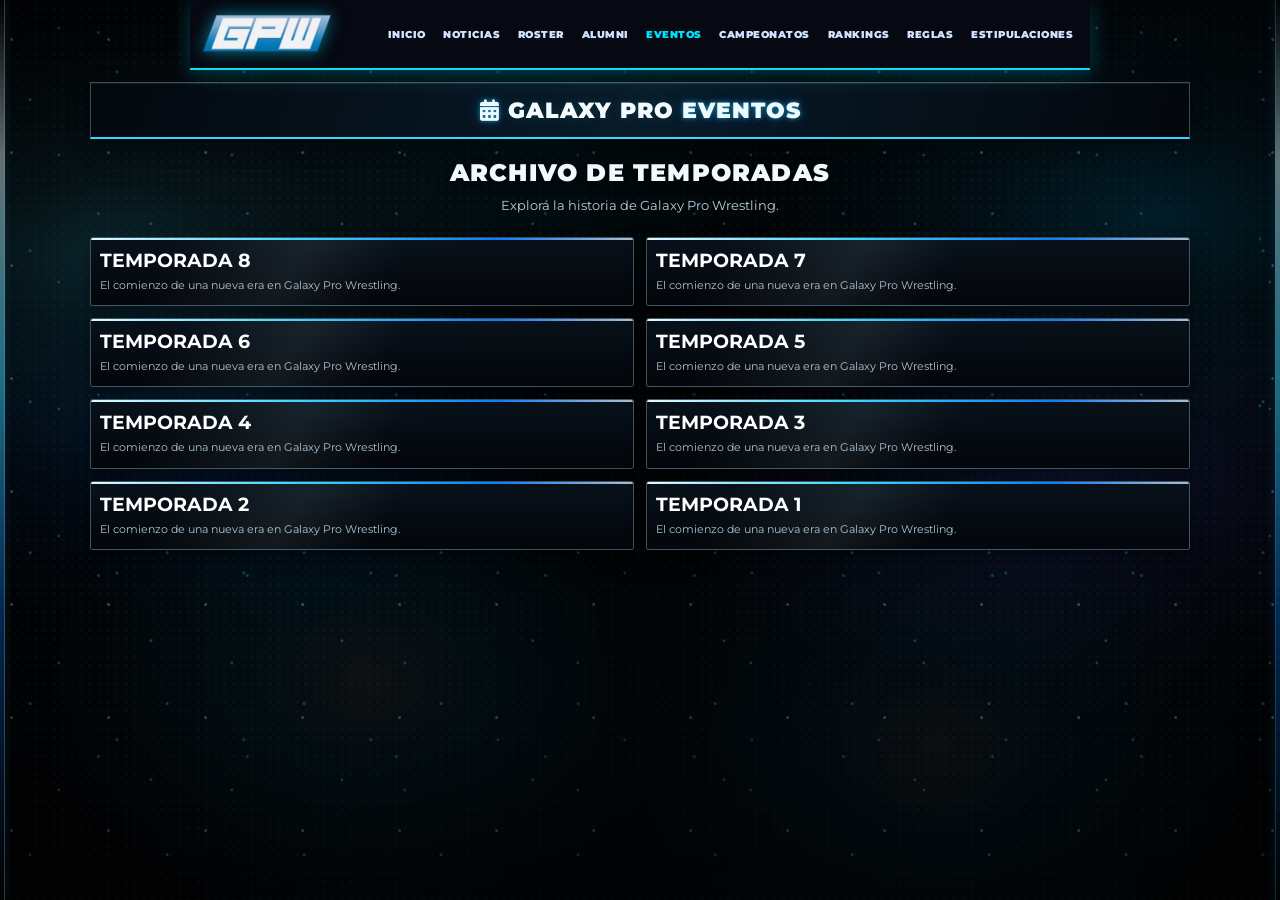
<file: eventos.html>
<!DOCTYPE html>
<html lang="es">
<head>
    <meta charset="UTF-8">
    <meta name="viewport" content="width=device-width, initial-scale=1.0, maximum-scale=1.0, minimum-scale=1.0, user-scalable=no">
    <meta name="theme-color" content="#090c12">

    <title>Eventos | Galaxy Pro Wrestling</title>
    <meta name="description" content="Explorá las temporadas, eventos, carteleras y resultados históricos de Galaxy Pro Wrestling.">

    <!-- Fuentes -->
    <link rel="preconnect" href="https://fonts.googleapis.com">
    <link rel="preconnect" href="https://fonts.gstatic.com" crossorigin>
    <link href="https://fonts.googleapis.com/css2?family=Montserrat:wght@400;500;600;700;800;900&display=swap" rel="stylesheet">

    <!-- Iconos -->
    <link rel="stylesheet" href="https://cdnjs.cloudflare.com/ajax/libs/font-awesome/6.4.0/css/all.min.css">

    <!-- Estilos globales -->
    <link rel="stylesheet" href="style.css">
    <link rel="stylesheet" href="nav.css">

    <!-- Estilos exclusivos de Eventos -->
    <link rel="stylesheet" href="eventos.css">
</head>

<body class="eventos-page">

    <!-- Bordes visuales globales -->
    <div class="glow-border left"></div>
    <div class="glow-border right"></div>

    <!-- Navegación global -->
    <header class="main-header"></header>

    <main class="eventos-main">

        <!-- =====================================
             VISTA 1: ARCHIVO DE TEMPORADAS
             ===================================== -->
        <section
            id="temporadas-view"
            class="eventos-view"
            aria-labelledby="titulo-temporadas"
        >
            <div class="page-title-bar">
                <h2 id="titulo-temporadas">
                    <i class="fa-solid fa-calendar-days text-cyan" aria-hidden="true"></i>
                    GALAXY PRO <span class="text-cyan">EVENTOS</span>
                </h2>
            </div>

            <div class="eventos-heading">
                <h1>ARCHIVO DE TEMPORADAS</h1>
                <p>Explorá la historia de Galaxy Pro Wrestling.</p>
            </div>

            <div
                id="temporadas-grid"
                class="temporadas-grid"
                aria-live="polite"
            >
                <p class="eventos-loading">
                    CARGANDO TEMPORADAS...
                </p>
            </div>
        </section>


        <!-- =====================================
             VISTA 2: EVENTOS DE LA TEMPORADA
             ===================================== -->
        <section
            id="eventos-view"
            class="eventos-view"
            aria-labelledby="temporada-titulo"
            hidden
        >
            <button
                type="button"
                id="volver-temporadas"
                class="eventos-back-button"
            >
                <i class="fa-solid fa-arrow-left" aria-hidden="true"></i>
                VOLVER A TEMPORADAS
            </button>

            <div class="page-title-bar">
                <h2 id="temporada-titulo">TEMPORADA</h2>
            </div>

            <div class="eventos-heading">
                <p id="temporada-descripcion"></p>
            </div>

            <div
                id="eventos-grid"
                class="eventos-grid"
                aria-live="polite"
            ></div>
        </section>


        <!-- =====================================
             VISTA 3: DETALLE DEL EVENTO
             ===================================== -->
        <section
            id="evento-detalle-view"
            class="eventos-view"
            aria-label="Detalle del evento"
            hidden
        >
            <button
                type="button"
                id="volver-eventos"
                class="eventos-back-button"
            >
                <i class="fa-solid fa-arrow-left" aria-hidden="true"></i>
                VOLVER A LOS EVENTOS
            </button>

            <div id="evento-detalle"></div>
        </section>

    </main>


    <!-- =====================================
         JAVASCRIPT
         El orden de carga es importante.
         ===================================== -->

    <!-- Navegación y funciones generales del sitio -->
    <script src="script.js"></script>

    <!-- Base de datos de luchadores -->
    <script src="js/wrestlers.js"></script>

    <!-- Índice general de temporadas -->
    <script src="js/eventos/temporadas.js"></script>

    <!-- Sistema de navegación del archivo -->
    <script src="js/eventos.js"></script>

    <!-- Sistema de detalle de los eventos -->
    <script src="js/evento.js"></script>

</body>
</html>
</file>
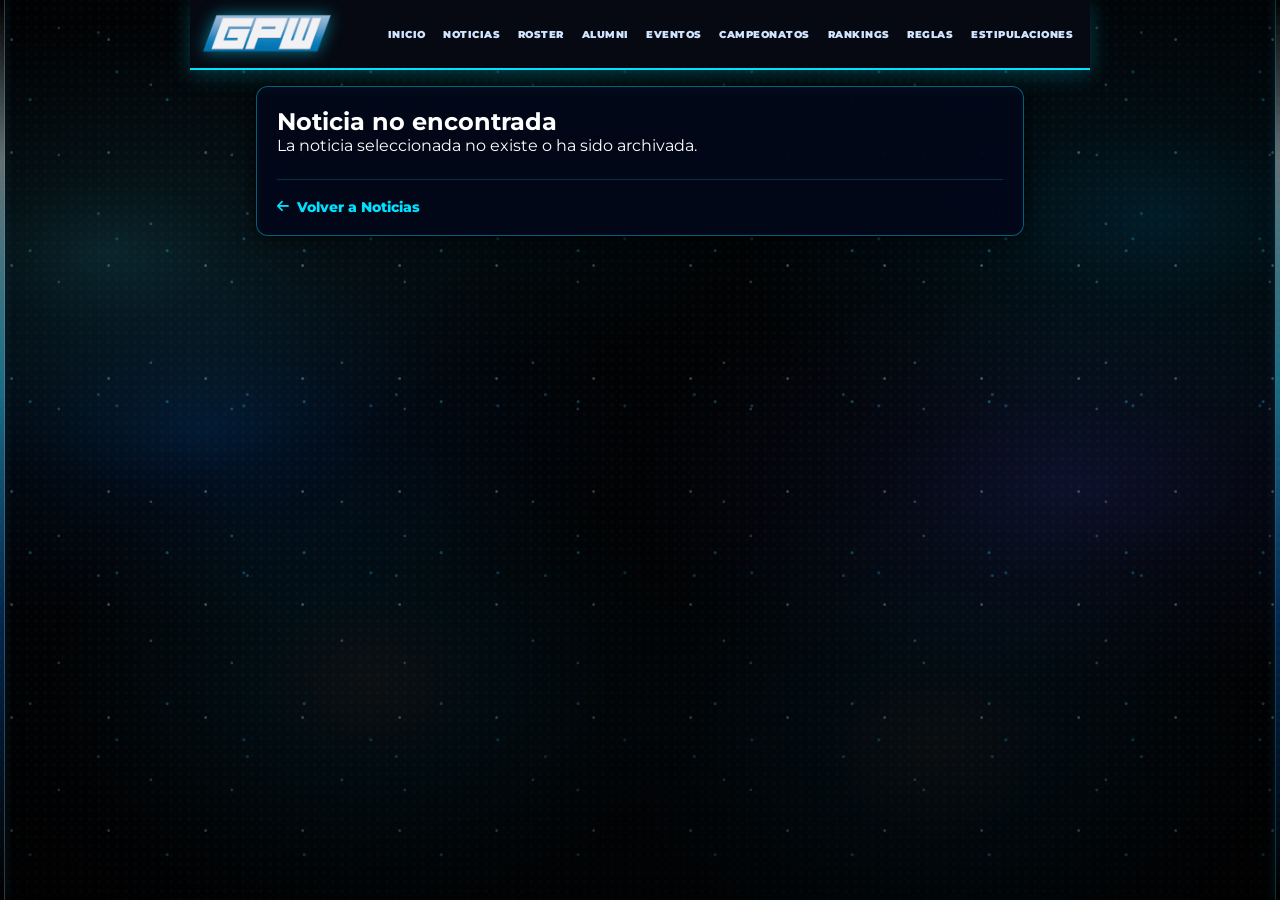
<file: noticia.html>
<!DOCTYPE html>
<html lang="es">
<head>
    <meta charset="UTF-8">
    <meta name="viewport" content="width=device-width, initial-scale=1.0, maximum-scale=1.0, minimum-scale=1.0, user-scalable=no">
    <title>Noticia - Galaxy Pro Wrestling</title>
    
    <!-- Fuentes e Íconos -->
    <link href="https://fonts.googleapis.com/css2?family=Montserrat:wght@400;700;900&display=swap" rel="stylesheet">
    <link rel="stylesheet" href="https://cdnjs.cloudflare.com/ajax/libs/font-awesome/6.4.0/css/all.min.css">
    
    <!-- Estilos de Navegación y Noticias -->
    <link rel="stylesheet" href="style.css">
    <link rel="stylesheet" href="nav.css">
    <link rel="stylesheet" href="noticias.css">
</head>
<body>

    <!-- Bordes Neón Laterales -->
    <div class="glow-border left"></div>
    <div class="glow-border right"></div>

    <!-- El script.js inyectará la barra de navegación aquí -->
    <header class="main-header"></header>

    <!-- Contenedor de la Noticia Individual -->
    <main class="single-news-container">
        <article class="single-news-article" id="singleNewsContent">
            <p style="color: #00e1ff; text-align: center; font-weight: 700; margin-top: 40px;">Cargando noticia...</p>
        </article>
    </main>

    <!-- Scripts -->
    <script src="script.js"></script>
    <script>
        document.addEventListener("DOMContentLoaded", () => {
            const params = new URLSearchParams(window.location.search);
            const noticiaId = params.get("id");
            const container = document.getElementById("singleNewsContent");

            if (!noticiaId || !container) {
                mostrarError(container);
                return;
            }

            // Descarga únicamente el JSON de la nota seleccionada
            fetch(`notas/nota-${noticiaId}.json`)
                .then(response => {
                    if (!response.ok) throw new Error("Noticia no encontrada");
                    return response.json();
                })
                .then(data => {
                    document.title = `${data.titulo} - GPW`;

                    let htmlContenido = "";
                    data.contenido.forEach(bloque => {
                        if (bloque.tipo === "lead") {
                            htmlContenido += `<p class="lead-paragraph">${bloque.texto}</p>`;
                        } else if (bloque.tipo === "p") {
                            htmlContenido += `<p>${bloque.texto}</p>`;
                        } else if (bloque.tipo === "subtitulo") {
                            htmlContenido += `<h3>${bloque.texto}</h3>`;
                        } else if (bloque.tipo === "cita") {
                            htmlContenido += `<blockquote>"${bloque.texto}"</blockquote>`;
                        }
                    });

                    container.innerHTML = `
                        <header class="news-article-header">
                            <span class="news-badge">${data.categoria}</span>
                            <span class="news-date"><i class="fa-solid fa-calendar-days"></i> ${data.fecha}</span>
                            <h1>${data.titulo}</h1>
                        </header>

                        <div class="news-article-banner">
                            <img src="${data.imagen}" alt="${data.titulo}">
                        </div>

                        <div class="news-article-content">
                            ${htmlContenido}
                        </div>

                        <div class="back-button-box">
                            <a href="noticias.html" class="back-btn"><i class="fa-solid fa-arrow-left"></i> Volver a Noticias</a>
                        </div>
                    `;
                })
                .catch(() => {
                    mostrarError(container);
                });
        });

        function mostrarError(container) {
            container.innerHTML = `
                <h2>Noticia no encontrada</h2>
                <p>La noticia seleccionada no existe o ha sido archivada.</p>
                <div class="back-button-box">
                    <a href="noticias.html" class="back-btn"><i class="fa-solid fa-arrow-left"></i> Volver a Noticias</a>
                </div>
            `;
        }
    </script>
</body>
</html>
</file>
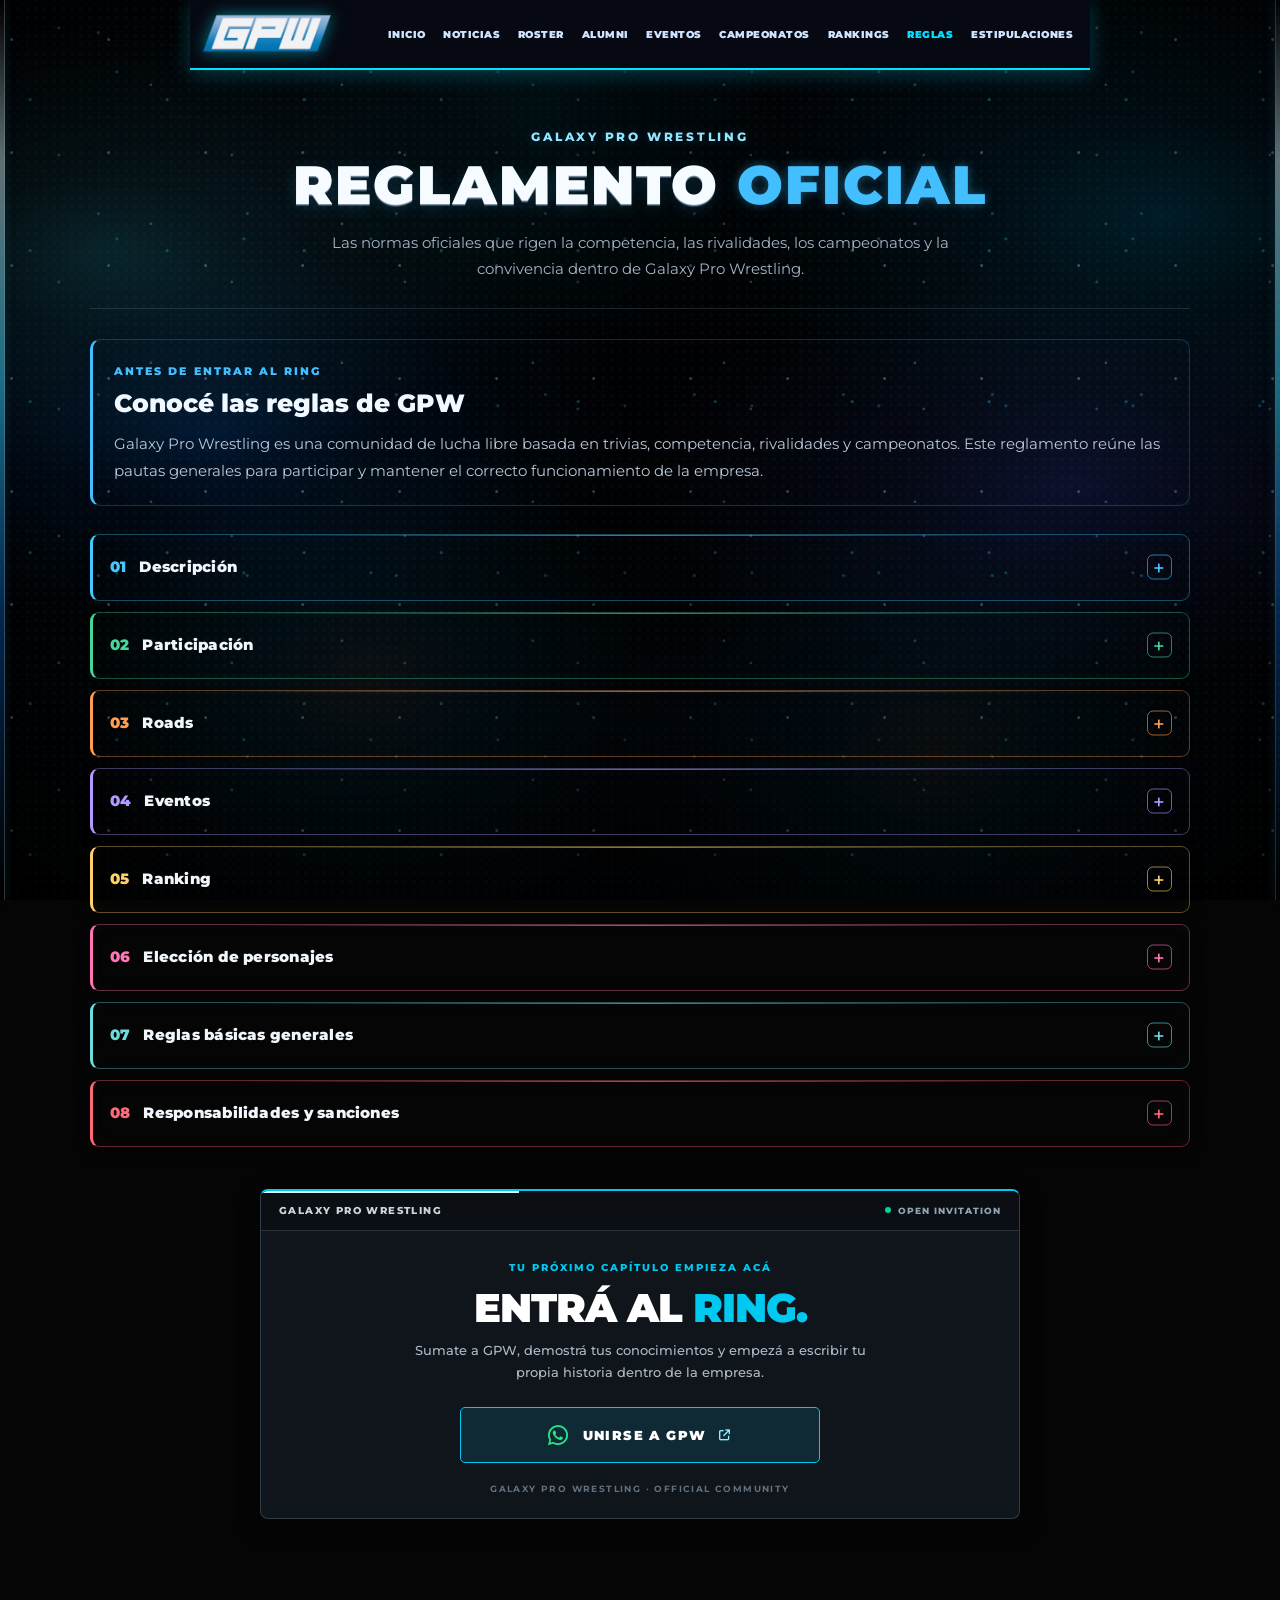
<file: reglas.html>
<!DOCTYPE html>
<html lang="es">
<head>
    <meta charset="UTF-8">
    <meta name="viewport" content="width=device-width, initial-scale=1.0, maximum-scale=1.0, minimum-scale=1.0, user-scalable=no">

    <title>Reglamento Oficial | Galaxy Pro Wrestling</title>

    <link href="https://fonts.googleapis.com/css2?family=Montserrat:wght@400;500;600;700;800;900&display=swap" rel="stylesheet">
    <link rel="stylesheet" href="https://cdnjs.cloudflare.com/ajax/libs/font-awesome/6.4.0/css/all.min.css">

    <link rel="stylesheet" href="style.css">
    <link rel="stylesheet" href="nav.css">
    <link rel="stylesheet" href="rules.css">
</head>

<body>

    <div class="glow-border left"></div>
    <div class="glow-border right"></div>

    <header class="main-header"></header>

    <main class="rules-page">

        <!-- ENCABEZADO ORIGINAL: RESPETA rules.css -->
        <section class="rules-heading">
            <span class="rules-eyebrow">GALAXY PRO WRESTLING</span>

            <h1>REGLAMENTO <span>OFICIAL</span></h1>

            <p>
                Las normas oficiales que rigen la competencia, las rivalidades,
                los campeonatos y la convivencia dentro de Galaxy Pro Wrestling.
            </p>
        </section>


        <!-- INTRODUCCIÓN -->
        <section class="rules-intro">
            <span class="rules-label">ANTES DE ENTRAR AL RING</span>

            <h2>Conocé las reglas de GPW</h2>

            <p>
                Galaxy Pro Wrestling es una comunidad de lucha libre basada
                en trivias, competencia, rivalidades y campeonatos. Este
                reglamento reúne las pautas generales para participar y
                mantener el correcto funcionamiento de la empresa.
            </p>
        </section>


        <!-- ACORDEÓN OFICIAL -->
        <section class="rules-accordion">


            <!-- 01. DESCRIPCIÓN -->
            <details class="rules-item">
                <summary>
                    <span>01</span>
                    Descripción
                </summary>

                <div>
                    <p>
                        Galaxy Pro Wrestling (GPW) es una empresa de lucha
                        libre basada en trivias, competencia y desarrollo
                        de historias entre sus participantes.
                    </p>

                    <p>
                        La actividad se organiza mediante shows semanales,
                        rivalidades, rankings, campeonatos y eventos que
                        forman parte de cada temporada.
                    </p>
                </div>
            </details>


            <!-- 02. PARTICIPACIÓN -->
            <details class="rules-item">
                <summary>
                    <span>02</span>
                    Participación
                </summary>

                <div>
                    <p>
                        Los participantes forman parte activa de la comunidad
                        y deben mantenerse atentos a los anuncios y las
                        comunicaciones oficiales de GPW.
                    </p>

                    <p>
                        Los combates semanales se coordinan entre los
                        participantes involucrados. No existe un horario
                        general único para todos los enfrentamientos.
                    </p>

                    <p>
                        Ante dudas o inconvenientes relacionados con la
                        participación, corresponde comunicarse con la
                        administración.
                    </p>
                </div>
            </details>


            <!-- 03. ROADS -->
            <details class="rules-item">
                <summary>
                    <span>03</span>
                    Roads
                </summary>

                <div>
                    <p>
                        Las Roads son los shows semanales de GPW. En ellas
                        se desarrollan combates, rivalidades y acontecimientos
                        que dan continuidad a la temporada.
                    </p>

                    <p>
                        Los participantes deben coordinar sus enfrentamientos
                        con sus respectivos rivales y seguir las indicaciones
                        oficiales correspondientes.
                    </p>
                </div>
            </details>


            <!-- 04. EVENTOS -->
            <details class="rules-item">
                <summary>
                    <span>04</span>
                    Eventos
                </summary>

                <div>
                    <p>
                        Los eventos representan las fechas importantes de
                        la temporada de GPW y dan un marco especial a los
                        enfrentamientos más relevantes.
                    </p>

                    <p>
                        En ellos pueden culminar rivalidades y disputarse
                        campeonatos, dando continuidad a las historias
                        desarrolladas durante las Roads.
                    </p>

                    <p>
                        La información específica de cada evento se
                        comunicará mediante los anuncios oficiales.
                    </p>
                </div>
            </details>


            <!-- 05. RANKING -->
            <details class="rules-item">
                <summary>
                    <span>05</span>
                    Ranking
                </summary>

                <div>
                    <p>
                        El ranking permite consultar la posición de los
                        participantes dentro de la competencia de GPW.
                    </p>

                    <p>
                        Sirve como referencia para seguir la evolución
                        competitiva durante la temporada. Para conocer
                        los criterios específicos de clasificación se
                        deben consultar las indicaciones oficiales.
                    </p>
                </div>
            </details>


            <!-- 06. ELECCIÓN DE PERSONAJES -->
            <details class="rules-item">
                <summary>
                    <span>06</span>
                    Elección de personajes
                </summary>

                <div>
                    <p>
                        Los personajes forman parte de la identidad de
                        cada participante dentro del universo de GPW.
                    </p>

                    <p>
                        La elección y disponibilidad de personajes deben
                        respetar las condiciones y los anuncios oficiales
                        correspondientes.
                    </p>

                    <p>
                        Si existen dudas sobre la disponibilidad de un
                        personaje, se debe consultar con la administración.
                    </p>
                </div>
            </details>


            <!-- 07. REGLAS BÁSICAS GENERALES -->
            <details class="rules-item">
                <summary>
                    <span>07</span>
                    Reglas básicas generales
                </summary>

                <div>
                    <p>
                        Todos los participantes deben respetar las
                        comunicaciones oficiales y las coordinaciones
                        necesarias para desarrollar los combates.
                    </p>

                    <p>
                        Los horarios de los enfrentamientos deben acordarse
                        entre las personas involucradas. Si surge un
                        inconveniente, debe comunicarse a la administración.
                    </p>

                    <p>
                        Las indicaciones particulares de cada show o evento
                        complementan las normas generales de GPW.
                    </p>
                </div>
            </details>


            <!-- 08. RESPONSABILIDADES Y SANCIONES -->
            <details class="rules-item">
                <summary>
                    <span>08</span>
                    Responsabilidades y sanciones
                </summary>

                <div>
                    <p>
                        Cada participante es responsable de su conducta,
                        de la comunicación con sus rivales y del cumplimiento
                        de las indicaciones oficiales.
                    </p>

                    <p>
                        Los problemas que afecten el desarrollo de los
                        combates o el funcionamiento de la comunidad deben
                        comunicarse a la administración.
                    </p>

                    <p>
                        Las situaciones que requieran una decisión serán
                        evaluadas por la administración según las
                        circunstancias y las normas aplicables.
                    </p>
                </div>
            </details>

        </section>


        <!-- INVITACIÓN OFICIAL: BOTÓN DENTRO DEL MARCO -->
        <section class="rules-cta">

            <div class="rules-cta-topline">
                <span>GALAXY PRO WRESTLING</span>

                <span class="rules-cta-status">
                    <span class="rules-cta-dot"></span>
                    OPEN INVITATION
                </span>
            </div>

            <div class="rules-cta-content">

                <span class="rules-cta-kicker">
                    TU PRÓXIMO CAPÍTULO EMPIEZA ACÁ
                </span>

                <h2>
                    ENTRÁ AL <span>RING.</span>
                </h2>

                <p>
                    Sumate a GPW, demostrá tus conocimientos y empezá
                    a escribir tu propia historia dentro de la empresa.
                </p>

                <a
                    class="rules-cta-button"
                    href="PEGAR_AQUI_EL_LINK_DEL_GRUPO"
                    target="_blank"
                    rel="noopener noreferrer"
                    aria-label="Unirse al grupo oficial de WhatsApp de Galaxy Pro Wrestling"
                >
                    <i class="fa-brands fa-whatsapp rules-cta-whatsapp"></i>

                    <span>UNIRSE A GPW</span>

                    <i class="fa-solid fa-arrow-up-right-from-square rules-cta-arrow"></i>
                </a>

                <span class="rules-cta-footer">
                    GALAXY PRO WRESTLING · OFFICIAL COMMUNITY
                </span>

            </div>
        </section>

    </main>


    <!-- NAVEGACIÓN GLOBAL -->
    <script src="script.js"></script>

    <!-- ACORDEÓN: UNA SECCIÓN ABIERTA A LA VEZ -->
    <script>
        (function () {
            "use strict";

            var items = document.querySelectorAll(".rules-item");

            items.forEach(function (item) {
                item.addEventListener("toggle", function () {
                    if (!item.open) return;

                    items.forEach(function (other) {
                        if (other !== item && other.open) {
                            other.open = false;
                        }
                    });
                });
            });
        })();
    </script>

</body>
</html>
</file>
<file: style.css>
/* ==========================================================
   1. RESETEO BÁSICO Y CONTROL STRICTO DE BORDES
   ========================================================== */
* {
    box-sizing: border-box;
    margin: 0;
    padding: 0;
    font-family: 'Montserrat', sans-serif;
    -webkit-tap-highlight-color: transparent;
}

/* HTML Y BODY EXTENDIDOS */
html, body {
    width: 100%;
    min-height: 100vh;
    overflow-x: hidden;
    background-color: #050505;
}

/* ==========================================================
   2. FONDO NEGRO CON POLVO DE COLORES AEW DYNAMITE 2019
   ========================================================== */
body {
    /* Base negra estilo AEW Dynamite 2019: el color vive en los laterales. */
    background: #050505;
    color: #ffffff;
    display: flex;
    flex-direction: column;
    align-items: center;
    position: relative;
    isolation: isolate;
    padding-bottom: 50px;
    padding-left: 16px;
    padding-right: 16px;
}

/* Nubes de pigmento multicolor. Solo gradientes CSS: no requiere imágenes ni descargas. */
body::before {
    content: "";
    position: fixed;
    inset: 0;
    z-index: -1;
    pointer-events: none;
    background:
        radial-gradient(ellipse at 4% 22%, rgba(0, 190, 255, .30) 0%, rgba(0, 190, 255, .10) 16%, transparent 34%),
        radial-gradient(ellipse at 13% 63%, rgba(0, 111, 255, .23) 0%, transparent 30%),
        radial-gradient(ellipse at 35% 88%, rgba(0, 225, 255, .13) 0%, transparent 29%),
        radial-gradient(ellipse at 98% 20%, rgba(104, 57, 255, .25) 0%, transparent 32%),
        radial-gradient(ellipse at 88% 63%, rgba(0, 170, 255, .24) 0%, transparent 34%),
        radial-gradient(ellipse at 50% 0%, rgba(0, 190, 255, .10) 0%, transparent 34%);
    opacity: .88;
}

/* Oscurece el centro para mantener las cajas y los textos legibles. */
body::after {
    content: "";
    position: fixed;
    inset: 0;
    z-index: -1;
    pointer-events: none;
    background:
        radial-gradient(ellipse at center, rgba(3, 7, 14, .18) 0%, rgba(3, 7, 14, .64) 68%, rgba(0, 0, 0, .82) 100%),
        linear-gradient(90deg, rgba(0,0,0,.12) 0%, rgba(0,0,0,.32) 18%, rgba(0,0,0,.72) 50%, rgba(0,0,0,.32) 82%, rgba(0,0,0,.12) 100%);
}

/* ==========================================================
   3. BARRAS DE NEÓN LATERALES FIJAS
   ========================================================== */
.glow-border {
    position: fixed;
    top: 0;
    width: 12px;
    height: 100%;
    z-index: 1;
    pointer-events: none;
    background: linear-gradient(180deg, transparent 0%, rgba(0, 190, 255, .34) 34%, rgba(0, 112, 255, .22) 58%, rgba(120, 75, 255, .20) 72%, transparent 100%);
    box-shadow: 0 0 18px rgba(0, 174, 255, .14);
    opacity: 0.32;
}

.glow-border.left { left: 0; border-right: 1px solid rgba(105, 255, 70, .30); }
.glow-border.right { right: 0; border-left: 1px solid rgba(190, 70, 255, .30); }

/* ==========================================================
   4. CONTENEDORES PRINCIPALES
   ========================================================== */
header, .welcome-section, .featured-news-section, .category-grid, .social-section {
    position: relative;
    z-index: 2;
    width: 100%;
    max-width: 900px;
}

/* HEADER LOGO GPW */
.main-header {
    padding: 20px 0 10px 0;
    text-align: center;
    display: flex;
    justify-content: center;
}

.site-logo {
    max-width: 250px;
    height: auto;
    object-fit: contain;
    filter: drop-shadow(0 4px 8px rgba(0, 0, 0, .85)) drop-shadow(0 0 14px rgba(0, 174, 255, .18));
}

/* SECCIÓN BIENVENIDA */
.welcome-section {
    text-align: center;
    margin: 10px auto 18px auto;
    padding: 12px 16px;
    background: linear-gradient(135deg, rgba(10, 17, 27, .94), rgba(4, 7, 12, .91));
    border-radius: 3px;
    border: 1px solid rgba(86, 190, 238, .28);
    border-left: 3px solid rgba(0, 190, 255, .78);
    box-shadow: 0 12px 28px rgba(0, 0, 0, .38), inset 0 1px 0 rgba(255,255,255,.035);
}

.welcome-section h2 {
    font-size: 1.05rem;
    font-weight: 900;
    text-transform: uppercase;
    margin-bottom: 6px;
    color: #ffffff;
    text-shadow: 0 2px 10px rgba(0, 0, 0, .9);
}

.welcome-section p {
    font-size: 0.8rem;
    color: #b8c9dc;
    line-height: 1.55;
}

/* ==========================================================
   5. MARCO DESTACADO Y TRANSICIÓN DE NOTICIAS (FADE / PARPADEO)
   ========================================================== */
.featured-news-section {
    margin: 0 auto 25px auto;
}

.section-header-bar {
    display: flex;
    align-items: center;
    gap: 8px;
    background: linear-gradient(100deg, rgba(5, 10, 17, .99) 0%, rgba(11, 28, 43, .96) 58%, rgba(5, 10, 17, .99) 100%);
    padding: 12px 15px;
    border-radius: 3px 3px 0 0;
    border: 1px solid rgba(0, 190, 255, .42);
    border-bottom: 2px solid #13bdf3;
    box-shadow: inset 0 1px 0 rgba(255,255,255,.045);
}

.section-header-bar h3 {
    font-size: 0.9rem;
    font-weight: 900;
    letter-spacing: 0.8px;
    color: #ffffff;
}

.text-cyan {
    color: #55d5ff;
    text-shadow: 0 0 12px rgba(0, 174, 255, .22);
}

.news-showcase-card {
    background: linear-gradient(145deg, rgba(7, 13, 21, .97), rgba(3, 5, 9, .97));
    border: 1px solid rgba(0, 190, 255, .34);
    border-top: 0;
    border-radius: 0 0 4px 4px;
    overflow: hidden;
    position: relative;
    box-shadow: 0 16px 34px rgba(0, 0, 0, .42);
    min-height: 220px;
}

/* Transición optimizada de desvanecimiento con parpadeo suave */
.news-item {
    display: none;
    opacity: 0;
    flex-direction: column;
}

.news-item.active {
    display: flex;
    animation: newsFadeBlink 0.6s ease-in-out forwards;
}

@keyframes newsFadeBlink {
    0% {
        opacity: 0;
        filter: brightness(0.4);
    }
    50% {
        opacity: 0.6;
        filter: brightness(1.15);
    }
    100% {
        opacity: 1;
        filter: brightness(1);
    }
}

.news-image-wrapper {
    width: 100%;
    height: 140px;
    position: relative;
    overflow: hidden;
    background-color: #000;
}

.news-image-wrapper img {
    width: 100%;
    height: 100%;
    object-fit: cover;
}

.image-overlay {
    position: absolute;
    top: 0;
    left: 0;
    width: 100%;
    height: 100%;
    background: linear-gradient(180deg, rgba(2, 8, 18, .04) 0%, rgba(2, 8, 18, .28) 42%, rgba(2, 7, 14, .96) 100%);
}

.news-content-box {
    padding: 12px 15px;
    display: flex;
    flex-direction: column;
    gap: 6px;
}

.news-badge {
    align-self: flex-start;
    background: rgba(0, 174, 255, .10);
    color: #65d8ff;
    border: 1px solid rgba(65, 198, 255, .42);
    font-size: 0.65rem;
    font-weight: 800;
    padding: 3px 8px;
    border-radius: 4px;
}

.news-heading {
    font-size: 1rem;
    font-weight: 900;
    color: #ffffff;
    line-height: 1.25;
}

.news-excerpt {
    font-size: 0.78rem;
    color: #a9bacd;
    line-height: 1.5;
}

/* ==========================================================
   6. ANIMACIÓN TÁCTIL RÁPIDA Y FLUIDA (BOTONES Y TARJETAS)
   ========================================================== */
.news-btn, .category-card, .social-card {
    will-change: transform;
    transition: transform 0.15s ease, border-color 0.15s ease, box-shadow 0.15s ease;
}

.news-btn {
    align-self: flex-start;
    margin-top: 6px;
    background: linear-gradient(110deg, #9beaff 0%, #28c5f5 48%, #0877d8 100%);
    color: #03101a;
    font-weight: 900;
    font-size: 0.75rem;
    padding: 7px 14px;
    border-radius: 3px;
    text-decoration: none;
    text-transform: uppercase;
    letter-spacing: .45px;
    display: inline-flex;
    align-items: center;
    gap: 5px;
    box-shadow: 0 5px 14px rgba(0, 0, 0, .38), inset 0 1px 0 rgba(255,255,255,.38);
}

.news-btn:active {
    transform: scale(0.93);
    box-shadow: 0 0 14px rgba(0, 190, 255, .42);
}

/* ==========================================================
   7. CUADRÍCULA DE CATEGORÍAS (2 COLUMNAS MOBILE / 4 PC)
   ========================================================== */
.category-grid {
    margin: 0 auto 25px auto;
    display: grid;
    grid-template-columns: repeat(2, 1fr);
    gap: 12px;
}

.category-card {
    background: linear-gradient(150deg, rgba(10, 18, 29, .96), rgba(4, 7, 12, .96));
    border: 1px solid rgba(99, 169, 202, .23);
    border-radius: 4px;
    overflow: hidden;
    text-decoration: none;
    color: white;
    display: flex;
    flex-direction: column;
    box-shadow: 0 8px 20px rgba(0, 0, 0, .34), inset 0 1px 0 rgba(255,255,255,.025);
}

.category-card:hover,
.category-card:active {
    transform: translateY(-3px);
    border-color: rgba(63, 204, 255, .72);
    box-shadow: 0 12px 26px rgba(0,0,0,.42), 0 0 18px rgba(0, 155, 255, .12);
}

.card-image-wrapper {
    width: 100%;
    height: 90px;
    overflow: hidden;
    background-color: #000;
}

.card-image-wrapper img {
    width: 100%;
    height: 100%;
    object-fit: cover;
    opacity: 0.88;
    filter: saturate(.88) contrast(1.06);
}

.card-info {
    padding: 8px 6px;
    text-align: center;
}

.card-info h2 {
    font-size: 0.82rem;
    font-weight: 900;
    color: #ffffff;
}

.card-info p {
    font-size: 0.68rem;
    color: #a9bacd;
}

/* ==========================================================
   8. SECCIÓN SOCIAL / REDES
   ========================================================== */
.social-section {
    margin: 0 auto;
}

.section-title {
    text-align: center;
    font-size: 1rem;
    font-weight: 900;
    letter-spacing: 1px;
    margin-bottom: 12px;
    color: #ffffff;
    text-transform: uppercase;
    text-shadow: 0 2px 10px rgba(0, 0, 0, .85);
}

.social-grid {
    display: grid;
    grid-template-columns: repeat(2, 1fr);
    gap: 12px;
}

.social-card {
    display: flex;
    align-items: center;
    gap: 10px;
    padding: 10px 12px;
    border-radius: 12px;
    text-decoration: none;
    color: #ffffff;
    background: linear-gradient(135deg, rgba(10, 18, 29, .96), rgba(4, 7, 12, .96));
    border: 1px solid rgba(99, 169, 202, .23);
    border-radius: 4px;
    box-shadow: 0 8px 20px rgba(0, 0, 0, .34), inset 0 1px 0 rgba(255,255,255,.025);
}

.social-card:hover,
.social-card:active {
    transform: translateY(-2px);
    border-color: rgba(63, 204, 255, .58);
}

.social-icon-box i {
    font-size: 1.4rem;
    transition: color 0.15s ease;
}

.social-details {
    display: flex;
    flex-direction: column;
    overflow: hidden;
}

.social-name {
    font-size: 0.75rem;
    font-weight: 900;
    letter-spacing: 0.4px;
}

.social-details small {
    font-size: 0.6rem;
    color: #a5bce0;
    white-space: nowrap;
    overflow: hidden;
    text-overflow: ellipsis;
}

/* Colores dinámicos para redes sociales */
.social-card.instagram:hover, .social-card.instagram:active { border-color: #e1306c; }
.social-card.instagram:hover .social-icon-box i, .social-card.instagram:active .social-icon-box i { color: #e1306c; }

.social-card.whatsapp:hover, .social-card.whatsapp:active { border-color: #25d366; }
.social-card.whatsapp:hover .social-icon-box i, .social-card.whatsapp:active .social-icon-box i { color: #25d366; }

.social-card.youtube:hover, .social-card.youtube:active { border-color: #ff0000; }
.social-card.youtube:hover .social-icon-box i, .social-card.youtube:active .social-icon-box i { color: #ff0000; }

.social-card.facebook:hover, .social-card.facebook:active { border-color: #1877f2; }
.social-card.facebook:hover .social-icon-box i, .social-card.facebook:active .social-icon-box i { color: #1877f2; }

/* ==========================================================
   9. ADAPTACIÓN PARA COMPUTADORAS (PC)
   ========================================================== */
@media (min-width: 768px) {
    body {
        padding-left: 45px;
        padding-right: 45px;
    }
    .glow-border {
        width: 16px;
    }
    .category-grid {
        grid-template-columns: repeat(4, 1fr);
        gap: 16px;
    }
    .social-grid {
        grid-template-columns: repeat(4, 1fr);
        gap: 16px;
    }
    .card-image-wrapper { 
        height: 125px; 
    }
    .news-image-wrapper { 
        height: 250px; 
    }
    .site-logo { 
        max-width: 320px; 
    }
    .card-info {
        padding: 12px 8px;
    }
    .card-info h2 {
        font-size: 0.95rem; 
    }
    .card-info p {
        font-size: 0.75rem;
    }
    .social-card {
        padding: 14px 16px; 
    }
    .social-icon-box i {
        font-size: 1.8rem;
    }
    .social-name {
        font-size: 0.85rem;
    }
    .social-details small {
        font-size: 0.68rem;
    }
}


/* ==========================================================
   10. ACABADO AEW DYNAMITE 2019 — PULIDO Y ACCESIBILIDAD
   ========================================================== */
@media (min-width: 768px) {
    body::before { opacity: 1; }
    body::after {
        background:
            radial-gradient(ellipse at center, rgba(3, 7, 14, .20) 0%, rgba(3, 7, 14, .66) 70%, rgba(0,0,0,.84) 100%),
            linear-gradient(90deg, rgba(0,0,0,.08) 0%, rgba(0,0,0,.34) 20%, rgba(0,0,0,.70) 50%, rgba(0,0,0,.34) 80%, rgba(0,0,0,.08) 100%);
    }
}

/* Evita que los efectos táctiles se vuelvan demasiado intensos. */
@media (prefers-reduced-motion: reduce) {
    .news-btn, .category-card, .social-card, .news-item.active {
        animation: none !important;
        transition: none !important;
    }
}

/* ==========================================================
   11. DYNAMITE COLOR DUST + WCW Y2K / SUPERSTAR CARD FINISH
   Capa de acabado visual: conserva los selectores y el layout original.
   ========================================================== */
:root {
    --ice: #eafaff;
    --cyan: #37d7ff;
    --electric-blue: #087dff;
    --steel: #aebdca;
    --chrome: #e1edf4;
    --ink: #030609;
}

/* Polvo de pigmento inspirado en las promos de Dynamite: color irregular,
   partículas finas y manchas frías; el centro sigue oscuro para leer bien. */
body::before {
    background-color: #030507;
    background-image:
        radial-gradient(ellipse at 8% 28%, rgba(54, 221, 255, .34) 0%, rgba(54, 221, 255, .16) 8%, transparent 25%),
        radial-gradient(ellipse at 16% 48%, rgba(0, 112, 255, .32) 0%, rgba(0, 112, 255, .13) 12%, transparent 29%),
        radial-gradient(ellipse at 29% 76%, rgba(227, 247, 255, .12) 0%, rgba(0, 194, 255, .12) 9%, transparent 25%),
        radial-gradient(ellipse at 42% 12%, rgba(0, 211, 255, .16) 0%, transparent 24%),
        radial-gradient(ellipse at 91% 24%, rgba(0, 186, 255, .31) 0%, rgba(0, 186, 255, .13) 10%, transparent 27%),
        radial-gradient(ellipse at 84% 54%, rgba(72, 92, 255, .30) 0%, rgba(72, 92, 255, .12) 13%, transparent 30%),
        radial-gradient(ellipse at 73% 83%, rgba(188, 224, 241, .13) 0%, rgba(0, 174, 255, .10) 9%, transparent 25%),
        radial-gradient(circle at 12% 35%, rgba(231, 250, 255, .65) 0 1px, transparent 1.8px),
        radial-gradient(circle at 22% 66%, rgba(61, 214, 255, .7) 0 1px, transparent 2px),
        radial-gradient(circle at 34% 22%, rgba(225, 246, 255, .48) 0 1px, transparent 1.8px),
        radial-gradient(circle at 66% 18%, rgba(76, 213, 255, .58) 0 1px, transparent 2px),
        radial-gradient(circle at 79% 61%, rgba(218, 246, 255, .52) 0 1px, transparent 1.8px),
        radial-gradient(circle at 92% 43%, rgba(43, 184, 255, .68) 0 1px, transparent 2px),
        repeating-radial-gradient(circle at 50% 50%, rgba(198, 235, 248, .055) 0 .7px, transparent 1px 5px);
    background-size: auto, auto, auto, auto, auto, auto, auto, 97px 113px, 137px 151px, 173px 127px, 149px 181px, 191px 139px, 127px 167px, 9px 9px;
    opacity: .96;
}

/* Un viñeteado suave, no una mancha negra plana encima del pigmento. */
body::after {
    background:
        radial-gradient(ellipse at 50% 42%, rgba(2, 6, 11, .08) 0%, rgba(2, 6, 11, .30) 48%, rgba(0, 0, 0, .76) 100%),
        linear-gradient(90deg, rgba(0,0,0,.16) 0%, rgba(0,0,0,.26) 18%, rgba(0,0,0,.62) 50%, rgba(0,0,0,.26) 82%, rgba(0,0,0,.16) 100%);
}

/* Bordes cromados fríos: menos tubo de neón, más marco de producción premium. */
.glow-border {
    width: 5px;
    background: linear-gradient(180deg, transparent, rgba(229, 249, 255, .72) 18%, rgba(55, 215, 255, .82) 42%, rgba(8, 125, 255, .52) 68%, transparent);
    box-shadow: 0 0 10px rgba(55, 215, 255, .22), 0 0 26px rgba(8, 125, 255, .10);
    opacity: .58;
}
.glow-border.left { border-right: 1px solid rgba(220, 246, 255, .38); }
.glow-border.right { border-left: 1px solid rgba(55, 215, 255, .38); }

.site-logo {
    filter: drop-shadow(0 3px 5px rgba(0,0,0,.95)) drop-shadow(0 0 12px rgba(55,215,255,.25));
}

.welcome-section {
    position: relative;
    background:
        linear-gradient(110deg, rgba(8, 18, 27, .94), rgba(4, 8, 13, .92) 58%, rgba(8, 19, 29, .94));
    border: 1px solid rgba(174, 205, 222, .30);
    border-left: 3px solid var(--cyan);
    box-shadow: 0 12px 28px rgba(0,0,0,.42), inset 0 1px 0 rgba(255,255,255,.10), inset 0 -1px 0 rgba(55,215,255,.10);
}
.welcome-section::after,
.section-header-bar::after {
    content: "";
    position: absolute;
    top: 0;
    right: 0;
    width: 27%;
    height: 1px;
    pointer-events: none;
    background: linear-gradient(90deg, transparent, rgba(233,250,255,.72));
}
.welcome-section p { color: #d0e2ec; }

.section-header-bar {
    position: relative;
    background:
        linear-gradient(100deg, rgba(3,7,11,.98), rgba(10,29,43,.97) 48%, rgba(4,8,13,.98)),
        repeating-linear-gradient(135deg, rgba(255,255,255,.035) 0 1px, transparent 1px 5px);
    border-color: rgba(166, 211, 231, .38);
    border-bottom: 2px solid transparent;
    border-image: linear-gradient(90deg, #e5f7ff, #37d7ff 38%, #087dff 75%, #aebdca) 1;
    box-shadow: inset 0 1px 0 rgba(255,255,255,.09), 0 4px 16px rgba(0,0,0,.20);
}
.section-header-bar h3 { letter-spacing: 1px; text-shadow: 0 1px 0 #000, 0 0 12px rgba(55,215,255,.12); }
.text-cyan {
    color: var(--ice);
    text-shadow: 0 0 5px rgba(55,215,255,.60), 0 0 16px rgba(8,125,255,.28);
}

.news-showcase-card {
    background: linear-gradient(145deg, rgba(8,15,22,.98), rgba(2,4,7,.98));
    border-color: rgba(158, 201, 220, .34);
    box-shadow: 0 18px 38px rgba(0,0,0,.48), inset 0 1px 0 rgba(255,255,255,.055);
}
.news-image-wrapper::after,
.card-image-wrapper::after {
    content: "";
    position: absolute;
    inset: 0;
    pointer-events: none;
    background: linear-gradient(180deg, rgba(0,0,0,0) 48%, rgba(2,7,12,.62) 100%), linear-gradient(115deg, rgba(55,215,255,.08), transparent 45%, rgba(8,125,255,.08));
    box-shadow: inset 0 0 0 1px rgba(230,248,255,.07);
}
.news-image-wrapper img,
.card-image-wrapper img { transition: transform .35s ease, filter .35s ease; }
.news-showcase-card:hover .news-image-wrapper img { transform: scale(1.025); }
.news-content-box { background: linear-gradient(180deg, rgba(7,13,19,.96), rgba(3,6,9,.98)); }
.news-badge {
    background: linear-gradient(100deg, rgba(55,215,255,.17), rgba(8,125,255,.08));
    color: #e7faff;
    border-color: rgba(117,220,255,.52);
    border-radius: 2px;
    letter-spacing: .7px;
    box-shadow: inset 0 1px 0 rgba(255,255,255,.10);
}
.news-heading { text-shadow: 0 2px 12px rgba(0,0,0,.65); }
.news-excerpt { color: #b7cbd7; }

.news-btn {
    background: linear-gradient(110deg, #f0fbff 0%, #8deaff 18%, #37d7ff 48%, #087dff 100%);
    border: 1px solid rgba(237,251,255,.68);
    border-radius: 2px;
    box-shadow: 0 4px 13px rgba(0,0,0,.38), inset 0 1px 0 rgba(255,255,255,.72), inset 0 -2px 0 rgba(0,35,75,.22);
    letter-spacing: .65px;
}
.news-btn:hover { filter: brightness(1.12); box-shadow: 0 0 18px rgba(55,215,255,.28), inset 0 1px 0 rgba(255,255,255,.7); }

/* Tarjetas con un acabado de carta coleccionable: bisel plateado,
   brillo holográfico muy discreto y una franja cian de rareza. */
.category-card {
    position: relative;
    isolation: isolate;
    background: linear-gradient(145deg, rgba(12,22,31,.98), rgba(3,6,10,.98) 62%, rgba(7,20,31,.98));
    border: 1px solid rgba(177, 211, 228, .30);
    border-radius: 3px;
    box-shadow: 0 9px 22px rgba(0,0,0,.42), inset 0 1px 0 rgba(255,255,255,.08), inset 0 -1px 0 rgba(55,215,255,.08);
}
.category-card::before {
    content: "";
    position: absolute;
    z-index: 2;
    inset: 0;
    pointer-events: none;
    opacity: .42;
    background: linear-gradient(118deg, transparent 0%, rgba(222,248,255,.10) 18%, transparent 31%, transparent 67%, rgba(55,215,255,.10) 83%, transparent 100%);
}
.category-card::after {
    content: "";
    position: absolute;
    z-index: 3;
    top: 0;
    left: 0;
    right: 0;
    height: 2px;
    pointer-events: none;
    background: linear-gradient(90deg, #dff7ff 0%, #37d7ff 35%, #087dff 72%, #b7c9d5 100%);
    opacity: .78;
}
.category-card:hover,
.category-card:active {
    transform: translateY(-3px) scale(1.008);
    border-color: rgba(185,235,255,.76);
    box-shadow: 0 14px 30px rgba(0,0,0,.50), 0 0 20px rgba(55,215,255,.17), inset 0 1px 0 rgba(255,255,255,.14);
}
.card-image-wrapper { position: relative; }
.card-image-wrapper img { opacity: .96; filter: saturate(1.08) contrast(1.08); }
.category-card:hover .card-image-wrapper img { transform: scale(1.035); filter: saturate(1.18) contrast(1.08); }
.card-info {
    position: relative;
    z-index: 1;
    background: linear-gradient(180deg, rgba(8,15,22,.96), rgba(3,6,10,.99));
    border-top: 1px solid rgba(176,218,237,.14);
}
.card-info h2 { letter-spacing: .35px; text-shadow: 0 1px 0 #000, 0 0 10px rgba(55,215,255,.10); }
.card-info p { color: #c0d4df; }

.social-card {
    background: linear-gradient(145deg, rgba(10,18,26,.97), rgba(3,6,10,.98));
    border: 1px solid rgba(158,199,219,.26);
    border-radius: 3px;
    box-shadow: 0 7px 18px rgba(0,0,0,.34), inset 0 1px 0 rgba(255,255,255,.045);
}
.social-card:hover,
.social-card:active {
    transform: translateY(-2px);
    border-color: rgba(55,215,255,.58);
    box-shadow: 0 10px 22px rgba(0,0,0,.40), 0 0 15px rgba(55,215,255,.10);
}
.social-details small { color: #b5cad6; }
.section-title { text-shadow: 0 2px 0 #000, 0 0 15px rgba(55,215,255,.12); }

/* Evita efectos intensos en pantallas pequeñas y respeta movimiento reducido. */
@media (max-width: 767px) {
    body::before { opacity: .82; }
    body::after {
        background: radial-gradient(ellipse at 50% 38%, rgba(2,6,11,.12) 0%, rgba(2,6,11,.43) 57%, rgba(0,0,0,.78) 100%);
    }
    .glow-border { width: 3px; opacity: .42; }
    .category-grid, .social-grid { gap: 10px; }
    .category-card:hover, .category-card:active { transform: translateY(-1px); }
}

@media (prefers-reduced-motion: reduce) {
    .news-image-wrapper img, .card-image-wrapper img { transition: none !important; }
}
</file>
<file: nav.css>
/* ==========================================================
   ESTILOS EXCLUSIVOS DE LA BARRA DE NAVEGACIÓN (NAV.CSS)
   ========================================================== */

/* Cabecera principal en páginas secundarias */
.main-header {
    position: relative;
    width: 100%;
    height: 70px;
    display: flex;
    align-items: center;
    justify-content: space-between;
    padding: 0 4%;
    background: #060911;
    border-bottom: 2px solid #00e1ff;
    box-shadow: 0 4px 20px rgba(0, 225, 255, 0.25);
    z-index: 1000;
}

/* Área del Logo */
.main-header .logo-area .site-logo {
    height: 40px;
    width: auto;
    display: block;
    object-fit: contain;
    filter: drop-shadow(0 0 8px rgba(0, 225, 255, 0.5));
}

/* Botón Hamburguesa Mobile */
.menu-toggle {
    background: transparent;
    border: none;
    color: #00e1ff;
    font-size: 26px;
    padding: 6px 10px;
    cursor: pointer;
    line-height: 1;
    border-radius: 4px;
    transition: transform 0.15s ease, color 0.15s ease;
}

.menu-toggle:active {
    transform: scale(0.92);
    color: #ffffff;
}

/* Menú Desplegable en Mobile */
.main-nav {
    display: flex;
    flex-direction: column;
    position: absolute;
    top: 100%;
    left: 0;
    width: 100%;
    background: rgba(6, 9, 17, 0.98);
    border-bottom: 2px solid #00e1ff;
    box-shadow: 0 10px 25px rgba(0, 0, 0, 0.95);
    z-index: 999;
    backdrop-filter: blur(8px);
    -webkit-backdrop-filter: blur(8px);
    
    /* Animación de apertura/cierre fluida */
    opacity: 0;
    visibility: hidden;
    max-height: 0;
    overflow: hidden;
    transition: max-height 0.3s cubic-bezier(0.25, 1, 0.5, 1), 
                opacity 0.25s ease, 
                visibility 0.25s ease;
}

/* Estado Activo (Apertura del menú) */
.main-nav.active {
    opacity: 1;
    visibility: visible;
    max-height: 550px;
}

/* Enlaces del menú (Mobile) - Estado normal */
.main-nav a {
    width: 100%;
    padding: 14px 5%;
    color: #d0e4ff;
    text-decoration: none;
    font-weight: 900;
    font-size: clamp(11px, 3.5vw, 13px);
    text-align: center;
    text-transform: uppercase;
    letter-spacing: 1.5px;
    border-bottom: 1px solid rgba(0, 225, 255, 0.1);
    background: transparent; /* Sin fondo de entrada */
    transition: background-color 0.15s ease, color 0.15s ease;
}

.main-nav a:last-child {
    border-bottom: none;
}

/* 1. Página Actual (.active): Solo cambia el texto a cian sin encender el fondo */
.main-nav a.active {
    color: #00e1ff;
}

/* 2. EFECTO AL TOCAR/PRESIONAR (:hover / :active): 
   Aca SÍ se enciende el cuadro cian únicamente mientras tenés el dedo encima */
.main-nav a:hover,
.main-nav a:active {
    background: rgba(0, 225, 255, 0.2);
    color: #ffffff;
    text-shadow: 0 0 8px rgba(0, 225, 255, 0.8);
}

/* Adaptación para PC / Escritorio */
@media (min-width: 900px) {
    .main-header {
        padding: 0 5%;
    }

    .menu-toggle {
        display: none;
    }

    .main-nav {
        position: static;
        display: flex !important;
        flex-direction: row;
        width: auto;
        background: transparent;
        border: none;
        box-shadow: none;
        opacity: 1;
        visibility: visible;
        max-height: none;
        gap: clamp(8px, 1.5vw, 20px);
        backdrop-filter: none;
    }

    .main-nav a {
        width: auto;
        padding: 6px 10px;
        border-bottom: none;
        font-size: clamp(10px, 1vw, 12px);
        border-radius: 4px;
        position: relative;
    }

    /* Subrayado neón inferior en PC al hacer hover */
    .main-nav a::after {
        content: "";
        position: absolute;
        bottom: 0;
        left: 50%;
        width: 0;
        height: 2px;
        background: #00e1ff;
        box-shadow: 0 0 8px #00e1ff;
        transition: width 0.2s ease, left 0.2s ease;
    }

    .main-nav a:hover::after {
        width: 100%;
        left: 0;
    }

    .main-nav a:hover {
        background: transparent;
        color: #00e1ff;
    }
}



/* =========================================
   NAV — ANCHO COMPLETO + AJUSTE DE PC
   ========================================= */

.main-header {
    width: calc(100% + 32px);
    margin-left: -16px;
    margin-right: -16px;
    box-sizing: border-box;
}

/* PC: logo a la izquierda y enlaces compactos */
@media (min-width: 900px) {
    .main-header {
        width: calc(100% + 90px);
        margin-left: -45px;
        margin-right: -45px;
        padding-left: 12px;
        padding-right: 12px;
        gap: 8px;
    }

    .main-header .logo-area {
        flex: 0 0 auto;
        margin-right: auto;
    }

    .main-header .logo-area .site-logo {
        max-width: 180px;
        height: 40px;
    }

    .main-nav {
        flex: 0 1 auto;
        justify-content: flex-end;
        gap: clamp(3px, 0.6vw, 9px);
        min-width: 0;
    }

    .main-nav a {
        padding: 6px 5px;
        font-size: clamp(9px, 0.78vw, 11px);
        letter-spacing: 0.5px;
        white-space: nowrap;
    }
}
</file>
<file: wrestlercard.css>
/* =========================================
   ESTILOS GENERALES - GALAXY PRO WRESTLING
   ========================================= */
* {
    box-sizing: border-box;
}

body {
    margin: 0;
    background: #0b0b0b;
    color: #ffffff;
    font-family: Arial, sans-serif;
}

body.modal-open {
    overflow: hidden;
}

/* =========================================
   CONTENEDOR PRINCIPAL Y DIVISIONES DE ROSTER
   ========================================= */

main {
    padding: 25px 0;
    background: transparent;
    width: 100%;
    max-width: 1100px;
    margin: 0 auto;
}



main > h1 {
    width: 100%;
    margin: 0 0 25px;
    color: #eeeeee;
    font-size: 32px;
    font-weight: 900;
    text-align: center;
    letter-spacing: 2px;
    text-transform: uppercase;
}


/* Versión Mobile: 3 columnas centradas dentro del marco */
.roster {
    display: grid;
    grid-template-columns: repeat(3, 1fr);
    gap: 6px; 
    width: 100%;
    margin-bottom: 35px;
    padding: 0 4px;
}

/* Versión PC: 5 columnas fijas grandes */
@media (min-width: 768px) {
    main {
    max-width: 1350px;
    padding: 30px 20px;
    background: transparent;
}

    .roster {
        grid-template-columns: repeat(5, 1fr);
        gap: 20px;
        width: 100%;
        padding: 0;
    }

    .wrestler > p:first-of-type {
        font-size: 11px;
        margin: 8px 6px 0;
    }

    .wrestler > h2 {
        font-size: 16px;
        margin: 4px 6px;
        white-space: normal;
    }

    .wrestler > h2 + p {
        font-size: 11px;
        margin: 0 6px 10px;
    }
}


/* =========================================
   TARJETA DE LUCHADOR (WRESTLER CARD)
   ========================================= */
.wrestler {
    position: relative;
    background: #151515; /* Fondo oscuro exacto original */
    border: 1px solid #333333;
    border-top: 3px solid #00bfff;
    border-radius: 4px;
    overflow: hidden;
    cursor: pointer;
    text-align: center;
    box-shadow: 0 5px 15px rgba(0, 0, 0, 0.65);
    
    /* Animación Scroll Reveal */
    opacity: 0;
    transform: translateX(40px);
    transition: opacity 0.6s cubic-bezier(0.16, 1, 0.3, 1), 
                transform 0.6s cubic-bezier(0.16, 1, 0.3, 1), 
                box-shadow 0.2s ease, 
                border-color 0.2s ease;
}

.wrestler.reveal {
    opacity: 1;
    transform: translateX(0);
}

.wrestler:hover {
    transform: translateY(-4px) scale(1.03);
    border-color: #00bfff;
    box-shadow: 0 8px 25px rgba(0, 0, 0, 0.9), 0 0 25px rgba(0, 191, 255, 0.3);
}

/* Imagen del luchador */
.wrestler img {
    width: 100%;
    height: auto;
    display: block;
    position: relative;
    z-index: 2; 
    aspect-ratio: 3 / 4; 
    object-fit: cover;
    border-bottom: 2px solid #292929;
}

/* Halo de resplandor / brillo celeste idéntico al original */
.wrestler::before {
    content: "";
    position: absolute;
    top: 0;
    left: 0;
    width: 100%;
    height: 75%;
    background: 
        radial-gradient(circle at 50% 35%, rgba(0, 191, 255, 0.3) 0%, rgba(0, 119, 190, 0.12) 55%, transparent 80%),
        radial-gradient(ellipse at center, rgba(15, 15, 15, 0) 40%, rgba(5, 5, 5, 0.85) 90%);
    z-index: 1;
    pointer-events: none;
}

/* Textos con z-index superior para mantener nitidez total */
.wrestler > p,
.wrestler > h2 {
    position: relative;
    z-index: 3;
}

/* Apodo del luchador (Cian / Celeste) - Mobile base */
.wrestler > p:first-of-type {
    margin: 4px 2px 0;
    color: #00bfff;
    font-size: 6.5px; 
    font-weight: 800;
    text-transform: uppercase;
    letter-spacing: 0.3px;
    line-height: 1.1;
    white-space: normal;        
    overflow-wrap: anywhere;    
}

/* Nombre principal del luchador - Mobile base */
.wrestler > h2 {
    margin: 2px 2px;
    color: #ffffff;
    font-size: 9.5px; 
    font-weight: 900;
    text-transform: uppercase;
    letter-spacing: 0.3px;
    white-space: normal; 
    overflow: visible;
    text-overflow: clip;
}

/* Stable o equipo (Gris secundario) - Mobile base */
.wrestler > h2 + p {
    margin: 0 2px 6px;
    color: #aaaaaa;
    font-size: 6.5px;
    font-weight: 800;
    text-transform: uppercase;
    letter-spacing: 0.3px;
    white-space: nowrap;
    overflow: hidden;
    text-overflow: ellipsis;
}

/* =========================================
   DIVISOR DE SECCIÓN
   ========================================= */
.roster-divider {
    display: flex;
    align-items: center;
    gap: 15px;
    margin: 40px 0 20px;
    padding: 0 10px;
}

.roster-divider::before,
.roster-divider::after {
    content: "";
    flex: 1;
    height: 2px;
    background: #333333;
}

.roster-divider h1 {
    margin: 0;
    color: #eeeeee;
    font-size: 22px;
    font-weight: 900;
    letter-spacing: 2px;
    text-transform: uppercase;
    white-space: nowrap;
}

/* =========================================
   MODAL ÉPICO
   ========================================= */
.modal {
    position: fixed;
    inset: 0;
    display: flex;
    justify-content: center;
    align-items: center;
    background: radial-gradient(circle at 50% 45%, rgba(0, 150, 255, 0.22), rgba(0, 0, 0, 0.94) 70%);
    backdrop-filter: blur(6px);
    -webkit-backdrop-filter: blur(6px);
    opacity: 0;
    visibility: hidden;
    pointer-events: none;
    transition: opacity 0.35s ease, visibility 0.35s ease;
    z-index: 9999;
}

.modal.show {
    opacity: 1;
    visibility: visible;
    pointer-events: auto;
}

.modal-content {
    position: relative;
    width: 85%;
    max-width: 500px;
    background: radial-gradient(circle at 50% 0%, rgba(0, 150, 255, 0.2), transparent 40%), #101010;
    border: 2px solid #333333;
    border-top: 4px solid #00bfff;
    border-radius: 4px;
    box-shadow: 0 8px 30px rgba(0,0,0,.9), 0 0 20px rgba(0,191,255,0.25);
    overflow: hidden;
    transform: translateY(20px) scale(0.96);
    transition: transform 0.35s cubic-bezier(0.22, 1, 0.36, 1);
}

.modal.show .modal-content {
    transform: translateY(0) scale(1);
}

.modal-content::before {
    content: "";
    position: absolute;
    top: 0;
    left: 0;
    width: 100%;
    height: 3px;
    background: linear-gradient(90deg, #004470, #00bfff 35%, #66d9ff 50%, #00bfff 65%, #004470);
    z-index: 5;
}

.modal-content h3 {
    margin: 0;
    padding: 18px 20px 4px;
    color: #bdbdbd;
    font-size: 8px;
    font-weight: 900;
    letter-spacing: 3px;
    text-transform: uppercase;
}

.modal-content h2 {
    margin: 0;
    padding: 4px 20px 12px;
    background: linear-gradient(180deg, rgba(255,255,255,.06), rgba(255,255,255,.015));
    color: #ffffff;
    font-size: 24px;
    font-weight: 900;
    letter-spacing: 1px;
    text-transform: uppercase;
    border-bottom: 1px solid #3a3a3a;
}

.modal-content > p {
    display: flex;
    justify-content: space-between;
    align-items: center;
    margin: 0;
    padding: 8px 20px 10px;
    background: #181818;
    color: #aaaaaa;
    font-size: 9px;
    font-weight: 900;
    letter-spacing: 2px;
    text-transform: uppercase;
    border-bottom: 1px solid #2a2a2a;
}

.modal-content > p span.interpreter {
    color: #ffd700;
    font-weight: 900;
    letter-spacing: 1px;
}

.modal-content ul {
    margin: 0;
    padding: 16px 20px 20px 35px;
    background: rgba(0,0,0,0.2);
    max-height: 250px;
    overflow-y: auto;
}

.modal-content li {
    color: #dedede;
    font-size: 11px;
    font-weight: 600;
    line-height: 1.5;
    margin-bottom: 6px;
}

.modal-content li::marker {
    color: #00bfff;
}

.close-button {
    position: absolute;
    top: 10px;
    right: 10px;
    width: 28px;
    height: 28px;
    display: flex;
    justify-content: center;
    align-items: center;
    background: linear-gradient(145deg, #0099ff, #0055aa);
    border: 1px solid #66d9ff;
    color: #ffffff;
    font-size: 18px;
    font-weight: 900;
    cursor: pointer;
    z-index: 10;
    border-radius: 2px;
}

.close-button:hover {
    background: linear-gradient(145deg, #33bbff, #0077cc);
}
</file>
<file: campeonatos.css>
/* =========================================================
   GALAXY PRO WRESTLING
   CATÁLOGO DE CAMPEONATOS
   Archivo raíz: campeonatos.css

   Compatible con campeonatos.html.
   No modifica style.css, nav.css ni script.js.
   ========================================================= */


/* =========================================================
   01. BASE Y PALETA GPW
   ========================================================= */

.championship-catalog-page {
    --catalog-bg: #080b12;
    --catalog-panel: rgba(15, 19, 28, 0.94);
    --catalog-panel-soft: rgba(20, 25, 36, 0.88);
    --catalog-border: rgba(170, 190, 215, 0.16);
    --catalog-text: #f2f5fa;
    --catalog-muted: #a2adbd;

    --catalog-cyan: #39d9ff;
    --catalog-blue: #3985ff;
    --catalog-green: #a5ef45;
    --catalog-yellow: #f4df52;
    --catalog-purple: #b77aff;
    --catalog-pink: #fa72ce;

    background-color: var(--catalog-bg);
    color: var(--catalog-text);
    font-family: 'Montserrat', Arial, sans-serif;
    min-height: 100vh;
    overflow-x: clip;
}

.championship-catalog-page *,
.championship-catalog-page *::before,
.championship-catalog-page *::after {
    box-sizing: border-box;
}

.championship-catalog-page img {
    max-width: 100%;
}

.championship-catalog-page button,
.championship-catalog-page input,
.championship-catalog-page select {
    font: inherit;
}

.championship-catalog-page button,
.championship-catalog-page a,
.championship-catalog-page select {
    -webkit-tap-highlight-color: transparent;
}

.championship-catalog-page button {
    cursor: pointer;
}

.championship-catalog-page [hidden] {
    display: none !important;
}


/* =========================================================
   02. CONTENEDOR PRINCIPAL
   ========================================================= */

#championship-catalog {
    width: 100%;
    max-width: 1500px;
    margin-inline: auto;
    padding: 28px clamp(14px, 3vw, 42px) 24px;
}

.championship-catalog-page section {
    min-width: 0;
}


/* =========================================================
   03. DETALLES MULTICOLOR GPW
   Solo gradientes estáticos; sin filtros pesados.
   ========================================================= */

.championship-catalog-page .catalog-hero,
.championship-catalog-page .catalog-controls,
.championship-catalog-page .catalog-history-note {
    position: relative;
    isolation: isolate;
}

.championship-catalog-page .catalog-hero::before,
.championship-catalog-page .catalog-controls::before,
.championship-catalog-page .catalog-history-note::before {
    content: "";
    position: absolute;
    z-index: -1;
    inset: 0;
    pointer-events: none;
    background:
        radial-gradient(
            ellipse at 0% 100%,
            rgba(165, 239, 69, 0.075),
            transparent 37%
        ),
        radial-gradient(
            ellipse at 100% 0%,
            rgba(57, 133, 255, 0.09),
            transparent 40%
        );
}


/* =========================================================
   04. HERO / PRESENTACIÓN
   ========================================================= */

.championship-catalog-page .catalog-hero {
    display: flex;
    align-items: center;
    min-height: 245px;
    padding: clamp(24px, 5vw, 54px);
    margin-bottom: 18px;
    overflow: hidden;

    background:
        linear-gradient(
            112deg,
            rgba(17, 23, 34, 0.98),
            rgba(8, 11, 18, 0.96) 70%
        );

    border: 1px solid var(--catalog-border);
    border-left: 2px solid var(--catalog-cyan);
    border-radius: 4px;
}

.championship-catalog-page .catalog-hero::after {
    content: "";
    position: absolute;
    z-index: -1;
    top: -40%;
    right: -5%;
    width: 42%;
    height: 180%;
    pointer-events: none;

    background: linear-gradient(
        125deg,
        transparent 15%,
        rgba(165, 239, 69, 0.045) 35%,
        rgba(57, 217, 255, 0.075) 52%,
        rgba(183, 122, 255, 0.055) 68%,
        transparent 85%
    );

    transform: skewX(-16deg);
}

.championship-catalog-page .catalog-hero-content {
    position: relative;
    z-index: 1;
    width: 100%;
    max-width: 820px;
}

.championship-catalog-page .catalog-eyebrow {
    margin: 0 0 10px;
    color: var(--catalog-cyan);
    font-size: 10px;
    font-weight: 900;
    letter-spacing: 3px;
    line-height: 1.5;
    text-transform: uppercase;
}

.championship-catalog-page #catalog-title {
    max-width: 100%;
    margin: 0;
    color: #f7f9ff;
    font-size: clamp(32px, 5.5vw, 64px);
    font-weight: 900;
    letter-spacing: -1.8px;
    line-height: 1.02;
    overflow-wrap: anywhere;
    text-shadow: 0 2px 16px rgba(57, 217, 255, 0.08);
}

.championship-catalog-page .catalog-intro {
    max-width: 650px;
    margin: 17px 0 0;
    color: #b4bfce;
    font-size: 13px;
    font-weight: 400;
    line-height: 1.9;
}

.championship-catalog-page .catalog-hero-decoration {
    display: flex;
    align-items: center;
    gap: 6px;
    margin-top: 23px;
}

.championship-catalog-page .catalog-hero-decoration span {
    display: block;
    height: 3px;
    border-radius: 2px;
}

.championship-catalog-page .catalog-hero-decoration span:nth-child(1) {
    width: 36px;
    background: var(--catalog-green);
}

.championship-catalog-page .catalog-hero-decoration span:nth-child(2) {
    width: 22px;
    background: var(--catalog-cyan);
}

.championship-catalog-page .catalog-hero-decoration span:nth-child(3) {
    width: 12px;
    background: var(--catalog-purple);
}


/* =========================================================
   05. RESUMEN / CONTADORES
   ========================================================= */

.championship-catalog-page .catalog-summary {
    display: grid;
    grid-template-columns: repeat(3, minmax(0, 1fr));
    gap: 12px;
    margin-bottom: 26px;
}

.championship-catalog-page .catalog-summary-card {
    position: relative;
    min-width: 0;
    padding: 19px 20px;
    overflow: hidden;

    background: var(--catalog-panel);
    border: 1px solid var(--catalog-border);
    border-radius: 4px;
}

.championship-catalog-page .catalog-summary-card::before {
    content: "";
    position: absolute;
    top: 0;
    left: 0;
    width: 45px;
    height: 2px;
    background: var(--catalog-cyan);
}

.championship-catalog-page .catalog-summary-card:nth-child(2)::before {
    background: var(--catalog-green);
}

.championship-catalog-page .catalog-summary-card:nth-child(3)::before {
    background: var(--catalog-purple);
}

.championship-catalog-page .catalog-summary-label {
    display: block;
    margin-bottom: 11px;
    color: var(--catalog-muted);
    font-size: 9px;
    font-weight: 800;
    letter-spacing: 1.2px;
    line-height: 1.5;
    overflow-wrap: anywhere;
}

.championship-catalog-page .catalog-summary-card strong {
    display: block;
    color: #f5f8ff;
    font-size: clamp(25px, 3vw, 34px);
    font-weight: 900;
    line-height: 1;
    font-variant-numeric: tabular-nums;
}

.championship-catalog-page #catalog-active {
    color: var(--catalog-green);
}

.championship-catalog-page #catalog-vacant {
    color: var(--catalog-purple);
}


/* =========================================================
   06. CONTROLES DEL CATÁLOGO
   ========================================================= */

.championship-catalog-page .catalog-controls {
    padding: clamp(16px, 3vw, 25px);
    margin-bottom: 32px;

    background-color: var(--catalog-panel);
    border: 1px solid var(--catalog-border);
    border-radius: 4px;
}

.championship-catalog-page .catalog-controls-heading {
    display: flex;
    align-items: center;
    justify-content: space-between;
    gap: 16px;
    margin-bottom: 23px;
    padding-bottom: 17px;
    border-bottom: 1px solid rgba(170, 190, 215, 0.13);
}

.championship-catalog-page .catalog-controls-heading .catalog-eyebrow {
    margin-bottom: 6px;
}

.championship-catalog-page .catalog-controls-heading h2,
.championship-catalog-page .catalog-collection-heading h2 {
    margin: 0;
    color: #f3f6fc;
    font-size: clamp(15px, 2vw, 21px);
    font-weight: 900;
    line-height: 1.35;
    letter-spacing: 0.1px;
    overflow-wrap: anywhere;
}

.championship-catalog-page .catalog-results-count {
    flex: 0 0 auto;
    padding: 7px 10px;
    color: var(--catalog-cyan);
    background: rgba(57, 217, 255, 0.055);
    border: 1px solid rgba(57, 217, 255, 0.19);
    border-radius: 3px;
    font-size: 10px;
    font-weight: 800;
    font-variant-numeric: tabular-nums;
}


/* =========================================================
   07. BUSCADOR
   ========================================================= */

.championship-catalog-page .catalog-search-wrapper {
    margin-bottom: 18px;
}

.championship-catalog-page .catalog-field-label {
    display: block;
    margin-bottom: 8px;
    color: #b6c2d2;
    font-size: 9px;
    font-weight: 900;
    letter-spacing: 1.1px;
    line-height: 1.5;
}

.championship-catalog-page .catalog-search-box {
    display: flex;
    align-items: center;
    gap: 11px;
    min-width: 0;
    min-height: 48px;
    padding: 0 13px;

    background: rgba(4, 7, 12, 0.8);
    border: 1px solid rgba(170, 190, 215, 0.2);
    border-radius: 3px;
}

.championship-catalog-page .catalog-search-box:focus-within {
    border-color: rgba(57, 217, 255, 0.72);
}

.championship-catalog-page .catalog-search-icon {
    flex: 0 0 auto;
    color: var(--catalog-cyan);
    font-size: 14px;
}

.championship-catalog-page #catalog-search {
    flex: 1;
    width: 100%;
    min-width: 0;
    min-height: 44px;
    padding: 10px 0;

    color: #f2f5fa;
    background: transparent;
    border: 0;
    outline: 0;
    font-size: 12px;
}

.championship-catalog-page #catalog-search::placeholder {
    color: #778397;
    opacity: 1;
}

.championship-catalog-page #catalog-search::-webkit-search-cancel-button {
    display: none;
}

.championship-catalog-page .catalog-clear-search {
    display: grid;
    flex: 0 0 30px;
    place-items: center;
    width: 30px;
    height: 30px;

    color: #bac5d5;
    background: #1a2230;
    border: 1px solid var(--catalog-border);
    border-radius: 3px;
}

.championship-catalog-page .catalog-clear-search:hover {
    color: #fff;
    border-color: var(--catalog-cyan);
}


/* =========================================================
   08. FILTROS
   ========================================================= */

.championship-catalog-page .catalog-filters {
    display: grid;
    grid-template-columns: repeat(3, minmax(0, 1fr));
    gap: 13px;
    align-items: end;
}

.championship-catalog-page .catalog-filter {
    min-width: 0;
}

.championship-catalog-page .catalog-filter select {
    display: block;
    width: 100%;
    min-width: 0;
    min-height: 43px;
    padding: 10px 30px 10px 11px;

    color: #e7edf6;
    background-color: #0b1019;
    border: 1px solid rgba(170, 190, 215, 0.2);
    border-radius: 3px;
    outline: none;
    font-size: 11px;
    line-height: 1.4;
}

.championship-catalog-page .catalog-filter select:focus {
    border-color: var(--catalog-cyan);
}

.championship-catalog-page .catalog-filter option {
    color: #f2f5fa;
    background: #0b1019;
}

.championship-catalog-page .catalog-reset-button {
    display: inline-flex;
    align-items: center;
    justify-content: center;
    gap: 8px;
    min-height: 43px;
    padding: 10px 14px;

    color: #dbe7f5;
    background: rgba(110, 130, 160, 0.08);
    border: 1px solid rgba(170, 190, 215, 0.2);
    border-radius: 3px;
    font-size: 10px;
    font-weight: 900;
    letter-spacing: 0.5px;
    line-height: 1.4;
    text-align: center;
}

.championship-catalog-page .catalog-reset-button:hover {
    color: #fff;
    background: rgba(57, 217, 255, 0.09);
    border-color: rgba(57, 217, 255, 0.5);
}

.championship-catalog-page .catalog-reset-button i {
    color: var(--catalog-cyan);
}


/* =========================================================
   09. ENCABEZADO DE LA COLECCIÓN
   ========================================================= */

.championship-catalog-page .catalog-collection {
    min-width: 0;
    margin-bottom: 35px;
}

.championship-catalog-page .catalog-collection-heading {
    display: flex;
    align-items: center;
    gap: 22px;
    margin-bottom: 20px;
}

.championship-catalog-page .catalog-collection-heading .catalog-eyebrow {
    margin-bottom: 6px;
}

.championship-catalog-page .catalog-collection-line {
    flex: 1;
    min-width: 20px;
    height: 1px;
    background: linear-gradient(
        90deg,
        rgba(57, 217, 255, 0.55),
        rgba(57, 133, 255, 0.2) 45%,
        rgba(183, 122, 255, 0.2),
        transparent
    );
}


/* =========================================================
   10. GRILLA DE TARJETAS
   ========================================================= */

.championship-catalog-page .championship-grid {
    display: grid;
    grid-template-columns: repeat(3, minmax(0, 1fr));
    align-items: stretch;
    gap: 16px;
    min-width: 0;
}

.championship-catalog-page .championship-grid > * {
    min-width: 0;
}


/* Tarjeta generada por JavaScript.
   Se contempla tanto una tarjeta con clase como un enlace
   o artículo colocado directamente dentro de la grilla. */

.championship-catalog-page .championship-grid > .championship-card,
.championship-catalog-page .championship-grid > a,
.championship-catalog-page .championship-grid > article {
    position: relative;
    display: flex;
    flex-direction: column;
    min-width: 0;
    overflow: hidden;

    color: var(--catalog-text);
    background: linear-gradient(
        145deg,
        rgba(22, 28, 40, 0.96),
        rgba(10, 14, 22, 0.98)
    );
    border: 1px solid rgba(170, 190, 215, 0.17);
    border-radius: 4px;
    text-decoration: none;
}

.championship-catalog-page .championship-grid > .championship-card::before,
.championship-catalog-page .championship-grid > a::before,
.championship-catalog-page .championship-grid > article::before {
    content: "";
    position: absolute;
    z-index: 2;
    top: 0;
    left: 0;
    right: 0;
    height: 2px;
    pointer-events: none;
    background: linear-gradient(
        90deg,
        var(--catalog-green),
        var(--catalog-cyan) 38%,
        var(--catalog-blue) 68%,
        var(--catalog-purple)
    );
}

.championship-catalog-page .championship-grid > .championship-card:hover,
.championship-catalog-page .championship-grid > a:hover,
.championship-catalog-page .championship-grid > article:hover {
    border-color: rgba(57, 217, 255, 0.48);
}

.championship-catalog-page .championship-grid > a:focus-visible,
.championship-catalog-page .championship-grid > .championship-card:focus-visible {
    outline: 2px solid var(--catalog-cyan);
    outline-offset: 3px;
}


/* Imágenes del cinturón */

.championship-catalog-page .championship-grid img {
    display: block;
    width: 100%;
    max-width: 100%;
    height: auto;
    object-fit: contain;
    object-position: center;
}

.championship-catalog-page .championship-grid .championship-image,
.championship-catalog-page .championship-grid .championship-card-image,
.championship-catalog-page .championship-grid .championship-card-media {
    display: flex;
    align-items: center;
    justify-content: center;
    width: 100%;
    aspect-ratio: 4 / 3;
    min-width: 0;
    overflow: hidden;
    padding: 12px;

    background:
        radial-gradient(
            ellipse at center,
            rgba(93, 117, 150, 0.14),
            transparent 70%
        ),
        #0b1019;
    border-bottom: 1px solid rgba(170, 190, 215, 0.13);
}

.championship-catalog-page .championship-grid .championship-image img,
.championship-catalog-page .championship-grid .championship-card-image img,
.championship-catalog-page .championship-grid .championship-card-media img {
    width: 100%;
    height: 100%;
    object-fit: contain;
}

.championship-catalog-page .championship-grid > a > img,
.championship-catalog-page .championship-grid > article > img,
.championship-catalog-page .championship-grid > .championship-card > img {
    width: 100%;
    height: auto;
    max-height: 190px;
    aspect-ratio: 4 / 3;
    padding: 12px;
    object-fit: contain;
    background: #0b1019;
    border-bottom: 1px solid rgba(170, 190, 215, 0.13);
}


/* Contenido interior habitual de las tarjetas */

.championship-catalog-page .championship-card-body,
.championship-catalog-page .championship-card-content {
    display: flex;
    flex: 1;
    flex-direction: column;
    align-items: flex-start;
    min-width: 0;
    padding: 14px;
}

.championship-catalog-page .championship-grid h3,
.championship-catalog-page .championship-card-title {
    max-width: 100%;
    margin: 0 0 10px;
    color: #f5f8ff;
    font-size: 15px;
    font-weight: 900;
    line-height: 1.4;
    overflow-wrap: anywhere;
}

.championship-catalog-page .championship-grid p {
    color: #aab6c7;
    font-size: 11px;
    line-height: 1.7;
    overflow-wrap: anywhere;
}

.championship-catalog-page .championship-card-category {
    display: inline-block;
    max-width: 100%;
    margin-bottom: 9px;
    padding: 5px 7px;

    color: var(--catalog-cyan);
    background: rgba(57, 217, 255, 0.055);
    border: 1px solid rgba(57, 217, 255, 0.18);
    border-radius: 2px;
    font-size: 9px;
    font-weight: 900;
    letter-spacing: 0.5px;
    line-height: 1.4;
    overflow-wrap: anywhere;
    text-transform: uppercase;
}

.championship-catalog-page .championship-card-status {
    display: inline-flex;
    align-items: center;
    gap: 6px;
    max-width: 100%;
    margin-top: auto;
    padding: 6px 8px;

    color: #c5d0df;
    background: rgba(170, 190, 215, 0.06);
    border: 1px solid rgba(170, 190, 215, 0.16);
    border-radius: 3px;
    font-size: 9px;
    font-weight: 900;
    line-height: 1.4;
    overflow-wrap: anywhere;
    text-transform: uppercase;
}

.championship-catalog-page .championship-card-status.active,
.championship-catalog-page .status-active {
    color: var(--catalog-green);
    background: rgba(165, 239, 69, 0.06);
    border-color: rgba(165, 239, 69, 0.22);
}

.championship-catalog-page .championship-card-status.vacant,
.championship-catalog-page .status-vacant {
    color: var(--catalog-purple);
    background: rgba(183, 122, 255, 0.07);
    border-color: rgba(183, 122, 255, 0.24);
}

.championship-catalog-page .championship-card-status.retired,
.championship-catalog-page .status-retired {
    color: #aab6c7;
    background: rgba(170, 190, 215, 0.045);
    border-color: rgba(170, 190, 215, 0.14);
}

.championship-catalog-page .championship-card-footer {
    display: flex;
    align-items: center;
    justify-content: space-between;
    flex-wrap: wrap;
    gap: 8px;
    width: 100%;
    margin-top: 13px;
    padding-top: 11px;
    color: #aab6c7;
    border-top: 1px solid rgba(170, 190, 215, 0.13);
    font-size: 10px;
}

.championship-catalog-page .championship-card-link {
    color: var(--catalog-cyan);
    font-size: 10px;
    font-weight: 900;
    text-transform: uppercase;
}


/* =========================================================
   11. CARGA
   ========================================================= */

.championship-catalog-page .catalog-loading {
    display: flex;
    flex-direction: column;
    align-items: center;
    justify-content: center;
    grid-column: 1 / -1;
    min-height: 150px;
    padding: 22px;
    color: var(--catalog-muted);
    background: rgba(15, 19, 28, 0.8);
    border: 1px solid var(--catalog-border);
    text-align: center;
}

.championship-catalog-page .catalog-loading p {
    margin: 12px 0 0;
    font-size: 10px;
    font-weight: 900;
    letter-spacing: 1.5px;
}

.championship-catalog-page .catalog-loading-indicator {
    display: block;
    width: 23px;
    height: 23px;
    border: 2px solid rgba(57, 217, 255, 0.2);
    border-top-color: var(--catalog-cyan);
    border-radius: 50%;
    animation: catalog-loading-spin 0.8s linear infinite;
}

@keyframes catalog-loading-spin {
    to {
        transform: rotate(360deg);
    }
}


/* =========================================================
   12. SIN RESULTADOS
   ========================================================= */

.championship-catalog-page .catalog-empty {
    padding: 35px 18px;
    margin-top: 12px;

    background: rgba(15, 19, 28, 0.85);
    border: 1px dashed rgba(170, 190, 215, 0.25);
    text-align: center;
}

.championship-catalog-page .catalog-empty > i {
    color: var(--catalog-purple);
    font-size: 27px;
}

.championship-catalog-page .catalog-empty h3 {
    margin: 14px 0 8px;
    color: #f2f5fa;
    font-size: 15px;
    font-weight: 900;
    line-height: 1.5;
}

.championship-catalog-page .catalog-empty p {
    margin: 0 0 17px;
    color: var(--catalog-muted);
    font-size: 12px;
    line-height: 1.7;
}

.championship-catalog-page .catalog-empty .catalog-reset-button {
    max-width: 100%;
}


/* =========================================================
   13. BLOQUE DE CONTINUIDAD HISTÓRICA
   ========================================================= */

.championship-catalog-page .catalog-history-note {
    display: grid;
    grid-template-columns: 76px minmax(0, 1fr);
    align-items: center;
    gap: 24px;
    padding: clamp(20px, 4vw, 34px);
    margin-bottom: 35px;
    overflow: hidden;

    background: linear-gradient(
        115deg,
        rgba(17, 23, 34, 0.96),
        rgba(9, 13, 21, 0.97)
    );
    border: 1px solid var(--catalog-border);
    border-left: 2px solid var(--catalog-purple);
    border-radius: 4px;
}

.championship-catalog-page .catalog-history-decoration {
    display: grid;
    place-items: center;
    width: 68px;
    height: 68px;
    color: var(--catalog-cyan);
    background: rgba(57, 217, 255, 0.055);
    border: 1px solid rgba(57, 217, 255, 0.2);
    border-radius: 4px;
    font-size: 26px;
}

.championship-catalog-page .catalog-history-note-content {
    min-width: 0;
}

.championship-catalog-page .catalog-history-note h2 {
    margin: 0 0 12px;
    color: #f4f7ff;
    font-size: clamp(16px, 2.3vw, 23px);
    font-weight: 900;
    line-height: 1.4;
    overflow-wrap: anywhere;
}

.championship-catalog-page .catalog-history-note-content > p:not(.catalog-eyebrow) {
    margin: 8px 0 0;
    color: #aeb9c9;
    font-size: 11px;
    line-height: 1.9;
}


/* =========================================================
   14. FOOTER DEL CATÁLOGO
   ========================================================= */

.championship-catalog-page .catalog-footer {
    display: flex;
    flex-direction: column;
    align-items: center;
    padding: 12px 10px 24px;
    text-align: center;
}

.championship-catalog-page .catalog-footer-line {
    width: min(280px, 65%);
    height: 1px;
    margin-bottom: 20px;
    background: linear-gradient(
        90deg,
        transparent,
        var(--catalog-green),
        var(--catalog-cyan),
        var(--catalog-blue),
        var(--catalog-purple),
        transparent
    );
}

.championship-catalog-page .catalog-footer-brand {
    margin: 0;
    color: #e9f0fb;
    font-size: 10px;
    font-weight: 900;
    letter-spacing: 3px;
    line-height: 1.8;
}

.championship-catalog-page .catalog-footer-description {
    margin: 5px 0 17px;
    color: #7f8da2;
    font-size: 8px;
    font-weight: 700;
    letter-spacing: 1.1px;
    line-height: 1.8;
}

.championship-catalog-page .catalog-footer-link {
    display: inline-flex;
    align-items: center;
    justify-content: center;
    gap: 9px;
    min-height: 40px;
    padding: 10px 15px;

    color: var(--catalog-cyan);
    background: rgba(57, 217, 255, 0.045);
    border: 1px solid rgba(57, 217, 255, 0.2);
    border-radius: 3px;
    font-size: 10px;
    font-weight: 900;
    text-decoration: none;
}

.championship-catalog-page .catalog-footer-link:hover {
    background: rgba(57, 217, 255, 0.1);
}


/* =========================================================
   15. TABLETS
   ========================================================= */

@media (max-width: 900px) {
    #championship-catalog {
        padding: 22px 20px 20px;
    }

    .championship-catalog-page .catalog-hero {
        min-height: 215px;
    }

    .championship-catalog-page .championship-grid {
        grid-template-columns: repeat(3, minmax(0, 1fr));
        gap: 12px;
    }

    .championship-catalog-page .catalog-summary {
        gap: 9px;
    }

    .championship-catalog-page .championship-card-body,
    .championship-catalog-page .championship-card-content {
        padding: 11px;
    }

    .championship-catalog-page .championship-grid h3,
    .championship-catalog-page .championship-card-title {
        font-size: 13px;
    }
}


/* =========================================================
   16. MÓVILES
   ========================================================= */

@media (max-width: 600px) {
    #championship-catalog {
        padding: 14px 11px 15px;
    }

    .championship-catalog-page .catalog-hero {
        min-height: 0;
        padding: 25px 17px;
        margin-bottom: 12px;
    }

    .championship-catalog-page .catalog-eyebrow {
        margin-bottom: 7px;
        font-size: 9px;
        letter-spacing: 2px;
    }

    .championship-catalog-page #catalog-title {
        font-size: clamp(29px, 8.5vw, 43px);
        letter-spacing: -0.8px;
        line-height: 1.08;
    }

    .championship-catalog-page .catalog-intro {
        margin-top: 12px;
        font-size: 11px;
        line-height: 1.8;
    }

    .championship-catalog-page .catalog-hero-decoration {
        margin-top: 17px;
    }

    .championship-catalog-page .catalog-summary {
        gap: 7px;
        margin-bottom: 19px;
    }

    .championship-catalog-page .catalog-summary-card {
        padding: 12px 9px;
    }

    .championship-catalog-page .catalog-summary-label {
        min-height: 26px;
        margin-bottom: 7px;
        font-size: 7px;
        letter-spacing: 0.45px;
        line-height: 1.6;
    }

    .championship-catalog-page .catalog-summary-card strong {
        font-size: 25px;
    }

    .championship-catalog-page .catalog-controls {
        padding: 13px 11px;
        margin-bottom: 25px;
    }

    .championship-catalog-page .catalog-controls-heading {
        align-items: flex-start;
        gap: 9px;
        margin-bottom: 17px;
        padding-bottom: 13px;
    }

    .championship-catalog-page .catalog-controls-heading h2 {
        font-size: 14px;
        line-height: 1.5;
    }

    .championship-catalog-page .catalog-controls-heading .catalog-eyebrow {
        font-size: 8px;
        letter-spacing: 1.5px;
    }

    .championship-catalog-page .catalog-results-count {
        padding: 6px 7px;
        font-size: 9px;
    }

    .championship-catalog-page .catalog-search-wrapper {
        margin-bottom: 14px;
    }

    .championship-catalog-page .catalog-field-label {
        margin-bottom: 6px;
        font-size: 8px;
        letter-spacing: 0.8px;
    }

    .championship-catalog-page .catalog-search-box {
        gap: 8px;
        min-height: 44px;
        padding-inline: 10px;
    }

    .championship-catalog-page #catalog-search {
        min-height: 42px;
        font-size: 11px;
    }

    .championship-catalog-page .catalog-filters {
        grid-template-columns: minmax(0, 1fr);
        gap: 11px;
    }

    .championship-catalog-page .catalog-filter select {
        min-height: 42px;
        font-size: 11px;
    }

    .championship-catalog-page .catalog-reset-button {
        width: 100%;
        min-height: 42px;
        font-size: 10px;
    }

    .championship-catalog-page .catalog-collection {
        margin-bottom: 25px;
    }

    .championship-catalog-page .catalog-collection-heading {
        gap: 12px;
        margin-bottom: 13px;
    }

    .championship-catalog-page .catalog-collection-heading h2 {
        font-size: 16px;
    }

    .championship-catalog-page .catalog-collection-heading .catalog-eyebrow {
        font-size: 8px;
        letter-spacing: 1.7px;
    }

    .championship-catalog-page .championship-grid {
        grid-template-columns: repeat(2, minmax(0, 1fr));
        gap: 9px;
    }

    .championship-catalog-page .championship-grid .championship-image,
    .championship-catalog-page .championship-grid .championship-card-image,
    .championship-catalog-page .championship-grid .championship-card-media {
        aspect-ratio: 1 / 0.82;
        padding: 7px;
    }

    .championship-catalog-page .championship-grid > a > img,
    .championship-catalog-page .championship-grid > article > img,
    .championship-catalog-page .championship-grid > .championship-card > img {
        aspect-ratio: 1 / 0.82;
        max-height: 125px;
        padding: 7px;
    }

    .championship-catalog-page .championship-card-body,
    .championship-catalog-page .championship-card-content {
        padding: 9px;
    }

    .championship-catalog-page .championship-grid h3,
    .championship-catalog-page .championship-card-title {
        margin-bottom: 7px;
        font-size: 11px;
        line-height: 1.5;
    }

    .championship-catalog-page .championship-grid p {
        font-size: 10px;
        line-height: 1.6;
    }

    .championship-catalog-page .championship-card-category {
        margin-bottom: 7px;
        padding: 4px 5px;
        font-size: 8px;
        letter-spacing: 0.2px;
    }

    .championship-catalog-page .championship-card-status {
        gap: 4px;
        padding: 5px 6px;
        font-size: 8px;
    }

    .championship-catalog-page .championship-card-footer {
        gap: 6px;
        margin-top: 9px;
        padding-top: 8px;
        font-size: 9px;
    }

    .championship-catalog-page .championship-card-link {
        font-size: 9px;
    }

    .championship-catalog-page .catalog-history-note {
        grid-template-columns: minmax(0, 1fr);
        gap: 15px;
        padding: 19px 15px;
        margin-bottom: 25px;
    }

    .championship-catalog-page .catalog-history-decoration {
        width: 47px;
        height: 47px;
        font-size: 19px;
    }

    .championship-catalog-page .catalog-history-note h2 {
        font-size: 17px;
    }

    .championship-catalog-page .catalog-history-note-content > p:not(.catalog-eyebrow) {
        font-size: 10px;
        line-height: 1.8;
    }

    .championship-catalog-page .catalog-footer-brand {
        font-size: 9px;
        letter-spacing: 2px;
    }

    .championship-catalog-page .catalog-footer-description {
        max-width: 290px;
        font-size: 7px;
        letter-spacing: 0.7px;
    }
}


/* =========================================================
   17. TELÉFONOS ANGOSTOS
   ========================================================= */

@media (max-width: 360px) {
    #championship-catalog {
        padding-inline: 8px;
    }

    .championship-catalog-page .catalog-summary {
        gap: 5px;
    }

    .championship-catalog-page .catalog-summary-card {
        padding: 10px 6px;
    }

    .championship-catalog-page .catalog-summary-label {
        font-size: 6.5px;
        letter-spacing: 0.2px;
    }

    .championship-catalog-page .catalog-summary-card strong {
        font-size: 22px;
    }

    .championship-catalog-page .championship-grid {
        gap: 7px;
    }

    .championship-catalog-page .championship-card-body,
    .championship-catalog-page .championship-card-content {
        padding: 7px;
    }

    .championship-catalog-page .championship-grid h3,
    .championship-catalog-page .championship-card-title {
        font-size: 10px;
    }
}


/* =========================================================
   18. REDUCCIÓN DE MOVIMIENTO
   ========================================================= */

@media (prefers-reduced-motion: reduce) {
    .championship-catalog-page .catalog-loading-indicator {
        animation: none;
    }
}
</file>
<file: stipulations.css>
/* ==========================================================
   GALAXY PRO WRESTLING — STIPULATIONS CATALOG
   Archivo: stipulations.css
   Diseño: App catalog / Multicolor / Responsive
   Sin JavaScript
   ========================================================== */


/* ==========================================================
   01. CONTENEDOR GENERAL
   No modifica el fondo global ni el menú.
   ========================================================== */

.stipulations-page {
    --stip-text: #f2f4f8;
    --stip-muted: #929baa;
    --stip-panel: rgba(15, 18, 25, 0.78);
    --stip-border: rgba(255, 255, 255, 0.09);
    --stip-accent: #35a7ff;

    width: min(1100px, calc(100% - 28px));
    margin: 0 auto;
    padding: 34px 0 48px;
    color: var(--stip-text);
    box-sizing: border-box;
}

.stipulations-page *,
.stipulations-page *::before,
.stipulations-page *::after {
    box-sizing: border-box;
}


/* ==========================================================
   02. ENCABEZADO
   ========================================================== */

.stipulations-heading {
    position: relative;
    margin: 0 0 28px;
    padding: 8px 0 23px;
    text-align: center;
    border-bottom: 1px solid rgba(255, 255, 255, 0.10);
}

.stipulations-eyebrow {
    display: inline-block;
    margin-bottom: 9px;
    color: #ff4059;
    font-size: 0.72rem;
    font-weight: 900;
    letter-spacing: 0.23em;
    text-transform: uppercase;
}

.stipulations-heading h1 {
    margin: 0;
    color: #f7f8fb;
    font-size: clamp(2rem, 5vw, 3.5rem);
    font-weight: 1000;
    line-height: 1;
    letter-spacing: 0.055em;
    text-transform: uppercase;
    text-shadow:
        0 2px 0 rgba(255, 255, 255, 0.10),
        0 5px 22px rgba(53, 167, 255, 0.13);
}

.stipulations-subtitle {
    margin: 12px 0 0;
    color: #58baff;
    font-size: 0.76rem;
    font-weight: 900;
    letter-spacing: 0.19em;
    text-transform: uppercase;
}

.stipulations-description {
    width: min(600px, 100%);
    margin: 15px auto 0;
    color: #aab2c0;
    font-size: 0.91rem;
    line-height: 1.65;
}

.stipulations-counter {
    display: inline-flex;
    align-items: center;
    justify-content: center;
    gap: 8px;
    margin-top: 18px;
    padding: 8px 13px;
    color: #cbd4e1;
    background: rgba(255, 255, 255, 0.035);
    border: 1px solid rgba(255, 255, 255, 0.09);
    border-radius: 999px;
    font-size: 0.68rem;
    font-weight: 900;
    letter-spacing: 0.12em;
}

.counter-dot {
    width: 7px;
    height: 7px;
    flex: 0 0 7px;
    background: #4bd7a5;
    border-radius: 50%;
    box-shadow: 0 0 8px rgba(75, 215, 165, 0.35);
}


/* ==========================================================
   03. CUADRÍCULA DEL CATÁLOGO
   Dos columnas en PC.
   ========================================================== */

.stipulations-catalog {
    display: grid;
    grid-template-columns: repeat(2, minmax(0, 1fr));
    align-items: start;
    gap: 13px;
    width: 100%;
}


/* ==========================================================
   04. TARJETA BASE
   Cada tarjeta utiliza --stip-color y --stip-soft del HTML.
   ========================================================== */

.stipulation-card {
    --stip-color: #35a7ff;
    --stip-soft: rgba(53, 167, 255, 0.12);

    position: relative;
    min-width: 0;
    overflow: hidden;
    color: var(--stip-text);
    background:
        linear-gradient(
            135deg,
            var(--stip-soft),
            rgba(16, 19, 27, 0.92) 47%,
            rgba(10, 12, 17, 0.94)
        );
    border: 1px solid color-mix(
        in srgb,
        var(--stip-color) 43%,
        transparent
    );
    border-left: 3px solid var(--stip-color);
    border-radius: 11px;
    box-shadow:
        inset 0 1px 0 rgba(255, 255, 255, 0.035),
        0 3px 12px rgba(0, 0, 0, 0.12);
    transition:
        border-color 0.18s ease,
        box-shadow 0.18s ease,
        transform 0.18s ease;
}

.stipulation-card::before {
    content: "";
    position: absolute;
    top: 0;
    left: 12px;
    right: 12px;
    height: 1px;
    background: linear-gradient(
        90deg,
        transparent,
        color-mix(in srgb, var(--stip-color) 75%, white),
        transparent
    );
    opacity: 0.65;
    pointer-events: none;
}

.stipulation-card[open] {
    border-color: color-mix(
        in srgb,
        var(--stip-color) 72%,
        transparent
    );
    box-shadow:
        inset 0 0 18px var(--stip-soft),
        0 0 15px color-mix(
            in srgb,
            var(--stip-color) 12%,
            transparent
        );
}

@media (hover: hover) {
    .stipulation-card:hover {
        transform: translateY(-2px);
        border-color: var(--stip-color);
        box-shadow:
            inset 0 0 15px var(--stip-soft),
            0 0 15px color-mix(
                in srgb,
                var(--stip-color) 17%,
                transparent
            );
    }
}


/* ==========================================================
   05. CABECERA CLICABLE DE LA TARJETA
   ========================================================== */

.stipulation-card > summary {
    position: relative;
    display: flex;
    align-items: center;
    gap: 11px;
    min-height: 76px;
    padding: 11px 12px;
    cursor: pointer;
    list-style: none;
    -webkit-tap-highlight-color: transparent;
    user-select: none;
}

.stipulation-card > summary::-webkit-details-marker {
    display: none;
}

.stipulation-card > summary::marker {
    content: "";
}

.stipulation-card > summary:focus-visible {
    outline: 2px solid var(--stip-color);
    outline-offset: -3px;
    border-radius: 9px;
}


/* ==========================================================
   06. ICONO / SÍMBOLO
   ========================================================== */

.stipulation-icon {
    display: flex;
    align-items: center;
    justify-content: center;
    width: 43px;
    height: 43px;
    flex: 0 0 43px;
    color: var(--stip-color);
    background: var(--stip-soft);
    border: 1px solid color-mix(
        in srgb,
        var(--stip-color) 48%,
        transparent
    );
    border-radius: 10px;
    font-size: 1.38rem;
    font-weight: 900;
    line-height: 1;
    text-shadow: 0 0 10px var(--stip-soft);
}


/* ==========================================================
   07. NOMBRE, NÚMERO Y ETIQUETA
   ========================================================== */

.stipulation-heading {
    display: flex;
    flex: 1 1 auto;
    flex-direction: column;
    align-items: flex-start;
    justify-content: center;
    gap: 4px;
    min-width: 0;
}

.stipulation-number {
    color: var(--stip-color);
    font-size: 0.62rem;
    font-weight: 900;
    letter-spacing: 0.14em;
    line-height: 1;
}

.stipulation-name {
    display: block;
    width: 100%;
    color: #f4f6fa;
    font-size: 0.91rem;
    font-weight: 900;
    line-height: 1.25;
    overflow-wrap: anywhere;
    text-wrap: pretty;
}

.stipulation-tag {
    display: inline-block;
    max-width: 100%;
    color: color-mix(in srgb, var(--stip-color) 90%, white);
    font-size: 0.56rem;
    font-weight: 900;
    letter-spacing: 0.075em;
    line-height: 1.3;
    overflow-wrap: anywhere;
}


/* ==========================================================
   08. INDICADOR ABRIR / CERRAR
   ========================================================== */

.stipulation-toggle {
    position: relative;
    display: flex;
    align-items: center;
    justify-content: center;
    width: 25px;
    height: 25px;
    flex: 0 0 25px;
    margin-left: auto;
    color: var(--stip-color);
    background: var(--stip-soft);
    border: 1px solid color-mix(
        in srgb,
        var(--stip-color) 38%,
        transparent
    );
    border-radius: 50%;
}

.stipulation-toggle::before,
.stipulation-toggle::after {
    content: "";
    position: absolute;
    width: 9px;
    height: 2px;
    background: currentColor;
    border-radius: 2px;
}

.stipulation-toggle::after {
    transform: rotate(90deg);
    transition: transform 0.16s ease;
}

.stipulation-card[open] .stipulation-toggle::after {
    transform: rotate(0deg);
}


/* ==========================================================
   09. CONTENIDO DESPLEGABLE
   ========================================================== */

.stipulation-content {
    position: relative;
    padding: 13px 15px 16px;
    color: #c3cad5;
    background: rgba(0, 0, 0, 0.19);
    border-top: 1px solid color-mix(
        in srgb,
        var(--stip-color) 30%,
        transparent
    );
    font-size: 0.84rem;
    line-height: 1.65;
    overflow-wrap: anywhere;
}

.stipulation-content p {
    margin: 0 0 10px;
}

.stipulation-content p:last-child {
    margin-bottom: 0;
}

.stipulation-content ul,
.stipulation-content ol {
    margin: 8px 0 0;
    padding-left: 19px;
}

.stipulation-content li {
    margin: 6px 0;
    padding-left: 2px;
}

.stipulation-content li::marker {
    color: var(--stip-color);
}

.stipulation-content strong,
.stipulation-content b {
    color: #ffffff;
    font-weight: 900;
}

.stipulation-pending {
    margin-top: 10px !important;
    padding: 9px 10px;
    color: #aab4c3;
    background: rgba(255, 255, 255, 0.035);
    border-left: 2px solid var(--stip-color);
    border-radius: 0 6px 6px 0;
    font-size: 0.76rem;
    line-height: 1.55;
}


/* ==========================================================
   10. NOTA INFORMATIVA
   ========================================================== */

.stipulations-note {
    display: flex;
    align-items: flex-start;
    gap: 12px;
    margin-top: 23px;
    padding: 16px;
    background: rgba(255, 255, 255, 0.025);
    border: 1px solid rgba(255, 255, 255, 0.09);
    border-radius: 10px;
}

.stipulations-note-icon {
    display: flex;
    align-items: center;
    justify-content: center;
    width: 30px;
    height: 30px;
    flex: 0 0 30px;
    color: #58baff;
    background: rgba(53, 167, 255, 0.10);
    border: 1px solid rgba(53, 167, 255, 0.25);
    border-radius: 8px;
    font-size: 1rem;
    font-weight: 900;
}

.stipulations-note h2 {
    margin: 0 0 6px;
    color: #f1f4f8;
    font-size: 0.91rem;
    font-weight: 900;
}

.stipulations-note p {
    margin: 0;
    color: #a7b0bf;
    font-size: 0.81rem;
    line-height: 1.65;
}


/* ==========================================================
   11. BLOQUE PARA UNIRSE A GPW
   ========================================================== */

.stipulations-join {
    position: relative;
    margin-top: 27px;
    padding: 29px 20px 24px;
    overflow: hidden;
    text-align: center;
    background:
        linear-gradient(
            120deg,
            rgba(53, 167, 255, 0.08),
            rgba(14, 17, 24, 0.72) 48%,
            rgba(255, 64, 89, 0.08)
        );
    border: 1px solid rgba(255, 255, 255, 0.12);
    border-radius: 13px;
}

.stipulations-join::before {
    content: "";
    position: absolute;
    top: 0;
    left: 12%;
    right: 12%;
    height: 2px;
    background: linear-gradient(
        90deg,
        transparent,
        #35a7ff 28%,
        #f2f4f8 50%,
        #ff4059 72%,
        transparent
    );
    opacity: 0.9;
}

.join-eyebrow {
    display: inline-block;
    margin-bottom: 10px;
    color: #ff6377;
    font-size: 0.65rem;
    font-weight: 900;
    letter-spacing: 0.2em;
}

.stipulations-join h2 {
    margin: 0;
    color: #ffffff;
    font-size: clamp(1.45rem, 4vw, 2.1rem);
    font-weight: 1000;
    line-height: 1.15;
    letter-spacing: 0.035em;
}

.stipulations-join > p {
    width: min(520px, 100%);
    margin: 12px auto 20px;
    color: #aeb7c5;
    font-size: 0.88rem;
    line-height: 1.65;
}

.stipulations-join-button {
    display: inline-flex;
    align-items: center;
    justify-content: center;
    gap: 15px;
    min-height: 48px;
    max-width: 100%;
    padding: 13px 23px;
    color: #ffffff;
    background: linear-gradient(110deg, #176dc2, #258eea 55%, #176dc2);
    border: 1px solid rgba(135, 207, 255, 0.72);
    border-radius: 7px;
    box-shadow:
        inset 0 1px 0 rgba(255, 255, 255, 0.18),
        0 5px 18px rgba(23, 109, 194, 0.20);
    font-size: 0.78rem;
    font-weight: 1000;
    letter-spacing: 0.12em;
    text-decoration: none;
    transition:
        transform 0.16s ease,
        box-shadow 0.16s ease,
        filter 0.16s ease;
    -webkit-tap-highlight-color: transparent;
}

.stipulations-join-button:focus-visible {
    outline: 2px solid #ffffff;
    outline-offset: 4px;
}

.join-arrow {
    font-size: 1.12rem;
    line-height: 1;
}

@media (hover: hover) {
    .stipulations-join-button:hover {
        transform: translateY(-2px);
        filter: brightness(1.12);
        box-shadow:
            inset 0 1px 0 rgba(255, 255, 255, 0.2),
            0 7px 22px rgba(23, 109, 194, 0.30);
    }
}

.join-footnote {
    display: block;
    margin-top: 17px;
    color: #788394;
    font-size: 0.57rem;
    font-weight: 800;
    letter-spacing: 0.13em;
    line-height: 1.6;
}


/* ==========================================================
   12. TABLETS
   Mantiene las dos columnas.
   ========================================================== */

@media (max-width: 760px) {
    .stipulations-page {
        width: calc(100% - 22px);
        padding-top: 25px;
        padding-bottom: 35px;
    }

    .stipulations-catalog {
        gap: 10px;
    }

    .stipulation-card > summary {
        min-height: 70px;
        gap: 9px;
        padding: 10px;
    }

    .stipulation-icon {
        width: 38px;
        height: 38px;
        flex-basis: 38px;
        border-radius: 9px;
        font-size: 1.2rem;
    }

    .stipulation-name {
        font-size: 0.84rem;
    }

    .stipulation-tag {
        font-size: 0.51rem;
        letter-spacing: 0.04em;
    }

    .stipulation-content {
        padding: 12px;
        font-size: 0.81rem;
    }
}


/* ==========================================================
   13. CELULARES
   Dos columnas compactas para que el catálogo sea tipo app.
   ========================================================== */

@media (max-width: 480px) {
    .stipulations-page {
        width: calc(100% - 16px);
        padding-top: 21px;
        padding-bottom: 28px;
    }

    .stipulations-heading {
        margin-bottom: 19px;
        padding-bottom: 19px;
    }

    .stipulations-eyebrow {
        font-size: 0.62rem;
        letter-spacing: 0.17em;
    }

    .stipulations-heading h1 {
        font-size: clamp(1.8rem, 8vw, 2.55rem);
    }

    .stipulations-subtitle {
        font-size: 0.65rem;
        letter-spacing: 0.13em;
    }

    .stipulations-description {
        margin-top: 12px;
        font-size: 0.82rem;
        line-height: 1.55;
    }

    .stipulations-counter {
        margin-top: 14px;
        padding: 7px 11px;
        font-size: 0.61rem;
    }

    .stipulations-catalog {
        grid-template-columns: repeat(2, minmax(0, 1fr));
        gap: 8px;
    }

    .stipulation-card {
        border-radius: 9px;
        border-left-width: 2px;
    }

    .stipulation-card > summary {
        align-items: flex-start;
        flex-wrap: wrap;
        gap: 7px;
        min-height: 0;
        padding: 9px 8px 10px;
    }

    .stipulation-icon {
        width: 32px;
        height: 32px;
        flex: 0 0 32px;
        font-size: 1.05rem;
        border-radius: 8px;
    }

    .stipulation-heading {
        flex: 1 1 calc(100% - 43px);
        gap: 4px;
        min-width: 0;
    }

    .stipulation-number {
        font-size: 0.56rem;
    }

    .stipulation-name {
        font-size: 0.76rem;
        line-height: 1.28;
        overflow-wrap: anywhere;
    }

    .stipulation-tag {
        font-size: 0.48rem;
        line-height: 1.35;
    }

    .stipulation-toggle {
        position: absolute;
        top: 9px;
        right: 8px;
        width: 20px;
        height: 20px;
        margin: 0;
        opacity: 0.9;
    }

    .stipulation-toggle::before,
    .stipulation-toggle::after {
        width: 7px;
    }

    .stipulation-content {
        padding: 10px 9px 12px;
        font-size: 0.77rem;
        line-height: 1.55;
    }

    .stipulation-content ul,
    .stipulation-content ol {
        padding-left: 16px;
    }

    .stipulation-content li {
        margin: 5px 0;
    }

    .stipulation-pending {
        padding: 8px;
        font-size: 0.72rem;
    }

    .stipulations-note {
        gap: 9px;
        margin-top: 17px;
        padding: 12px;
    }

    .stipulations-note-icon {
        width: 26px;
        height: 26px;
        flex-basis: 26px;
        font-size: 0.9rem;
    }

    .stipulations-note h2 {
        font-size: 0.85rem;
    }

    .stipulations-note p {
        font-size: 0.76rem;
    }

    .stipulations-join {
        margin-top: 20px;
        padding: 24px 13px 20px;
        border-radius: 10px;
    }

    .join-eyebrow {
        font-size: 0.58rem;
        letter-spacing: 0.14em;
    }

    .stipulations-join h2 {
        font-size: 1.5rem;
    }

    .stipulations-join > p {
        font-size: 0.81rem;
    }

    .stipulations-join-button {
        width: 100%;
        min-height: 46px;
        padding: 12px 16px;
        font-size: 0.75rem;
    }

    .join-footnote {
        font-size: 0.51rem;
        letter-spacing: 0.08em;
    }
}


/* ==========================================================
   14. CELULARES MUY ANGOSTOS
   ========================================================== */

@media (max-width: 350px) {
    .stipulations-page {
        width: calc(100% - 12px);
    }

    .stipulations-catalog {
        gap: 6px;
    }

    .stipulation-card > summary {
        padding: 8px 6px 9px;
        gap: 6px;
    }

    .stipulation-icon {
        width: 28px;
        height: 28px;
        flex-basis: 28px;
        font-size: 0.95rem;
    }

    .stipulation-heading {
        flex-basis: calc(100% - 36px);
    }

    .stipulation-name {
        font-size: 0.71rem;
    }

    .stipulation-tag {
        font-size: 0.44rem;
    }

    .stipulation-toggle {
        top: 7px;
        right: 6px;
        width: 18px;
        height: 18px;
    }

    .stipulation-content {
        padding: 8px 7px 10px;
        font-size: 0.73rem;
    }
}


/* ==========================================================
   15. ACCESIBILIDAD
   Reduce efectos si el dispositivo lo solicita.
   ========================================================== */

@media (prefers-reduced-motion: reduce) {
    .stipulation-card,
    .stipulation-toggle::after,
    .stipulations-join-button {
        transition: none;
    }

    .stipulation-card:hover,
    .stipulations-join-button:hover {
        transform: none;
    }
}
</file>
<file: eventos.css>
/* ==========================================================
GALAXY PRO WRESTLING — EVENTOS
Diseño independiente: no modifica el roster ni el fondo global
========================================================== */

.eventos-main {
position: relative;
z-index: 2;
width: 100%;
max-width: 1100px;
margin: 0 auto;
min-width: 0;
}

/* Las vistas ocultas no deben ocupar espacio */
.eventos-view[hidden] {
display: none !important;
}

.eventos-view {
width: 100%;
min-width: 0;
animation: eventosEntrada .24s ease-out both;
}

@keyframes eventosEntrada {
from {
opacity: 0;
transform: translateY(7px);
}
to {
opacity: 1;
transform: translateY(0);
}
}

/* ==========================================================
ENCABEZADOS
========================================================== */

.eventos-main .page-title-bar {
position: relative;
width: 100%;
margin: 12px auto 18px;
padding: 13px 12px;
overflow: hidden;
text-align: center;
background:
linear-gradient(
105deg,
rgba(3, 8, 14, .97),
rgba(9, 28, 43, .96),
rgba(3, 7, 12, .98)
);
border: 1px solid rgba(174, 220, 240, .32);
border-bottom: 2px solid #37d7ff;
box-shadow:
0 8px 22px rgba(0, 0, 0, .32),
inset 0 1px 0 rgba(255, 255, 255, .08);
}

.eventos-main .page-title-bar h2 {
font-size: clamp(.95rem, 3vw, 1.35rem);
line-height: 1.3;
font-weight: 900;
letter-spacing: 1px;
color: #f3fbff;
text-shadow: 0 0 12px rgba(55, 215, 255, .15);
}

.eventos-heading {
width: 100%;
margin: 0 auto 20px;
text-align: center;
}

.eventos-heading h1 {
color: #f0faff;
font-size: clamp(1rem, 3.5vw, 1.5rem);
font-weight: 900;
letter-spacing: 1.2px;
line-height: 1.35;
text-shadow: 0 2px 12px rgba(0, 0, 0, .8);
}

.eventos-heading p {
margin-top: 7px;
color: #b8cfdd;
font-size: .8rem;
line-height: 1.6;
}

/* ==========================================================
CUADRÍCULA DE TEMPORADAS
2 columnas en celular; 3 en PC
========================================================== */

.temporadas-grid {
display: grid;
grid-template-columns: repeat(2, minmax(0, 1fr));
gap: 12px;
width: 100%;
margin: 0 auto 28px;
align-items: stretch;
}

/* Tarjeta generada por eventos.js */
.temporada-card {
position: relative;
isolation: isolate;
display: flex;
flex-direction: column;
min-width: 0;
overflow: hidden;
padding: 0;
text-align: left;
color: #fff;
text-decoration: none;
cursor: pointer;
background:
radial-gradient(
ellipse at 50% 0%,
rgba(0, 164, 255, .19),
transparent 58%
),
linear-gradient(
145deg,
rgba(12, 24, 35, .98),
rgba(3, 6, 11, .98) 68%,
rgba(7, 17, 28, .98)
);
border: 1px solid rgba(174, 211, 230, .34);
border-radius: 3px;
box-shadow:
0 8px 20px rgba(0, 0, 0, .38),
inset 0 1px 0 rgba(255, 255, 255, .09);
transition:
transform .16s ease,
border-color .16s ease,
box-shadow .16s ease;
}

.temporada-card::before {
content: "";
position: absolute;
z-index: 2;
inset: 0;
pointer-events: none;
background:
linear-gradient(
125deg,
transparent 15%,
rgba(210, 244, 255, .08) 38%,
transparent 55%
);
}

.temporada-card::after {
content: "";
position: absolute;
z-index: 3;
top: 0;
left: 0;
right: 0;
height: 2px;
pointer-events: none;
background: linear-gradient(
90deg,
#dff8ff,
#37d7ff 38%,
#087dff 75%,
#aebdca
);
}

.temporada-card:hover,
.temporada-card:focus-visible {
transform: translateY(-3px);
border-color: rgba(150, 230, 255, .8);
outline: none;
box-shadow:
0 12px 25px rgba(0, 0, 0, .48),
0 0 17px rgba(55, 215, 255, .17);
}

.temporada-card:active {
transform: scale(.985);
}

/* Área de póster o arte de temporada */
.temporada-card-image {
position: relative;
width: 100%;
aspect-ratio: 4 / 3;
overflow: hidden;
background:
radial-gradient(
ellipse at 50% 28%,
rgba(0, 183, 255, .36),
transparent 42%
),
radial-gradient(
ellipse at 12% 70%,
rgba(27, 91, 255, .24),
transparent 45%
),
linear-gradient(
145deg,
#101e2b,
#03070d 65%,
#0b1725
);
}

.temporada-card-image img {
display: block;
width: 100%;
height: 100%;
object-fit: cover;
object-position: center;
}

.temporada-card-image::after {
content: "";
position: absolute;
inset: 0;
pointer-events: none;
background: linear-gradient(
180deg,
rgba(1, 5, 10, .02) 20%,
rgba(1, 5, 10, .12) 48%,
rgba(1, 5, 10, .8) 100%
);
box-shadow: inset 0 0 0 1px rgba(224, 248, 255, .08);
}

/* Texto inferior */
.temporada-card-info {
position: relative;
z-index: 1;
display: flex;
flex: 1;
flex-direction: column;
gap: 5px;
padding: 10px 9px 12px;
background: linear-gradient(
180deg,
rgba(8, 17, 26, .98),
rgba(3, 6, 10, .99)
);
border-top: 1px solid rgba(174, 218, 238, .16);
}

.temporada-card-info h2 {
color: #f2fbff;
font-size: clamp(.76rem, 2.5vw, 1rem);
font-weight: 900;
line-height: 1.35;
overflow-wrap: anywhere;
text-shadow: 0 0 10px rgba(55, 215, 255, .12);
}

.temporada-card-info p {
color: #abc4d4;
font-size: .7rem;
line-height: 1.45;
}

/* ==========================================================
LISTADO DE EVENTOS
========================================================== */

/* LISTADO DE EVENTOS — 3 COLUMNAS EN MÓVIL Y PC */
.eventos-grid {
    display: grid;
    grid-template-columns: repeat(3, minmax(0, 1fr));
    gap: 10px;
    width: 100%;
    margin: 0 auto 28px;
    align-items: stretch;
    box-sizing: border-box;
}

.eventos-grid > * {
    min-width: 0;
    max-width: 100%;
}

/* Tarjetas adaptadas a las columnas más estrechas */
.evento-card-info {
    gap: 4px;
    padding: 7px;
}

.evento-card-info h2 {
    font-size: clamp(.62rem, 2.2vw, .8rem);
    line-height: 1.3;
}

.evento-card-info p,
.evento-fecha {
    font-size: .65rem;
    line-height: 1.35;
}

/* Celulares pequeños */
@media (max-width: 380px) {
    .eventos-grid {
        gap: 6px;
    }

    .evento-card-info {
        padding: 5px;
    }

    .evento-card-info h2 {
        font-size: .62rem;
    }

    .evento-card-info p,
    .evento-fecha {
        font-size: .58rem;
    }
}

/* PC */
@media (min-width: 768px) {
    .eventos-grid {
        gap: 16px;
    }

    .evento-card-info {
        padding: 10px;
    }
}

/* Tarjeta individual de cada noche */
.evento-card {
position: relative;
isolation: isolate;
display: flex;
flex-direction: column;
min-width: 0;
overflow: hidden;
color: #fff;
text-decoration: none;
cursor: pointer;
background: linear-gradient(
145deg,
rgba(12, 22, 31, .98),
rgba(3, 6, 10, .99)
);
border: 1px solid rgba(177, 211, 228, .29);
border-radius: 3px;
box-shadow:
0 8px 19px rgba(0, 0, 0, .38),
inset 0 1px 0 rgba(255, 255, 255, .06);
transition:
transform .16s ease,
border-color .16s ease,
box-shadow .16s ease;
}

.evento-card::before {
content: "";
position: absolute;
z-index: 2;
inset: 0;
pointer-events: none;
background: linear-gradient(
125deg,
rgba(55, 215, 255, .07),
transparent 35%,
transparent 72%,
rgba(8, 125, 255, .07)
);
}

.evento-card:hover,
.evento-card:focus-visible {
transform: translateY(-2px);
border-color: rgba(120, 224, 255, .75);
outline: none;
box-shadow:
0 12px 24px rgba(0, 0, 0, .45),
0 0 15px rgba(55, 215, 255, .14);
}

.evento-card:active {
transform: scale(.985);
}

.evento-card img,
.evento-card-poster {
display: block;
width: 100%;
aspect-ratio: 3 / 4;
object-fit: cover;
object-position: center;
background: linear-gradient(
145deg,
#102131,
#03070c 70%,
#0a1725
);
}

.evento-card-info {
position: relative;
z-index: 1;
display: flex;
flex-direction: column;
gap: 5px;
padding: 10px;
flex: 1;
background: linear-gradient(
180deg,
rgba(8, 16, 24, .98),
rgba(3, 6, 10, .99)
);
border-top: 1px solid rgba(174, 218, 238, .16);
}

.evento-card-info h2 {
color: #f3fbff;
font-size: .8rem;
font-weight: 900;
line-height: 1.4;
overflow-wrap: anywhere;
}

.evento-card-info p,
.evento-fecha {
color: #b5cbd8;
font-size: .7rem;
line-height: 1.45;
}

/* ==========================================================
BOTONES PARA VOLVER
========================================================== */

.eventos-back-button {
display: inline-flex;
align-items: center;
justify-content: center;
gap: 8px;
max-width: 100%;
margin: 8px 0 10px;
padding: 10px 13px;
color: #eafaff;
font-family: inherit;
font-size: .72rem;
font-weight: 900;
letter-spacing: .35px;
text-align: center;
cursor: pointer;
background: linear-gradient(
110deg,
rgba(11, 30, 44, .98),
rgba(4, 10, 17, .98)
);
border: 1px solid rgba(100, 206, 244, .48);
border-radius: 3px;
box-shadow: inset 0 1px 0 rgba(255, 255, 255, .08);
transition:
border-color .15s ease,
background-color .15s ease;
}

.eventos-back-button:hover,
.eventos-back-button:focus-visible {
border-color: #55d5ff;
outline: none;
}

.eventos-back-button:active {
background: rgba(13, 49, 70, .98);
}

































/* ==========================================================
DETALLE DE EVENTO — GALAXY PRO WRESTLING
Conserva la estética metálica original
========================================================== */

.evento-detalle {
    width: 100%;
    min-width: 0;
}

/* Cabecera del evento */
.evento-detalle-header {
    display: grid;
    grid-template-columns: minmax(0, 1fr);
    gap: 14px;
    width: 100%;
    margin: 10px 0 24px;
    padding: 13px;
    color: #f3fbff;
    background:
        radial-gradient(ellipse at 50% 0%, rgba(0, 164, 255, .12), transparent 65%),
        linear-gradient(145deg, rgba(10, 22, 33, .98), rgba(3, 6, 11, .99));
    border: 1px solid rgba(174, 220, 240, .32);
    border-bottom: 2px solid #37d7ff;
    box-shadow: 0 8px 22px rgba(0, 0, 0, .32), inset 0 1px 0 rgba(255, 255, 255, .06);
}

.evento-detalle-poster {
    width: 100%;
    max-width: 300px;
    min-width: 0;
    margin: 0 auto;
    overflow: hidden;
    background: #03070c;
    border: 1px solid rgba(174, 220, 240, .34);
    box-shadow: 0 8px 20px rgba(0, 0, 0, .35);
}

.evento-detalle-poster img {
    display: block;
    width: 100%;
    max-width: none;
    height: auto;
    margin: 0;
    object-fit: cover;
}

.evento-detalle-info {
    min-width: 0;
    align-self: center;
}

.evento-detalle-fecha {
    display: inline-block;
    margin: 0 0 9px;
    padding: 5px 8px;
    color: #37d7ff;
    font-size: .7rem;
    font-weight: 900;
    letter-spacing: 1px;
    text-transform: uppercase;
    background: rgba(55, 215, 255, .08);
    border: 1px solid rgba(55, 215, 255, .35);
}

.evento-detalle-titulo {
    margin: 0 0 9px;
    color: #f3fbff;
    font-size: clamp(1.25rem, 5vw, 2rem);
    font-weight: 900;
    line-height: 1.15;
    letter-spacing: .6px;
    text-transform: uppercase;
    overflow-wrap: anywhere;
    text-shadow: 0 2px 10px rgba(0, 0, 0, .8);
}

.evento-detalle-descripcion {
    margin: 0;
    color: #b8cfdd;
    font-size: .8rem;
    line-height: 1.6;
    overflow-wrap: anywhere;
}

.evento-detalle-total {
    display: inline-block;
    margin-top: 12px;
    padding: 6px 9px;
    color: #eafaff;
    font-size: .7rem;
    font-weight: 900;
    text-transform: uppercase;
    background: rgba(55, 215, 255, .08);
    border: 1px solid rgba(55, 215, 255, .3);
}

/* ==========================================================
CUADRÍCULA DE COMBATES
Una columna en celular; dos en PC
========================================================== */

.evento-combates {
    display: grid;
    grid-template-columns: minmax(0, 1fr);
    align-items: start;
    gap: 14px;
    width: 100%;
    min-width: 0;
    margin: 0 auto 26px;
}

/* ==========================================================
TARJETA DE COMBATE
========================================================== */

.evento-combate {
    --evento-acento: #37d7ff;
    position: relative;
    display: flex;
    flex-direction: column;
    min-width: 0;
    overflow: hidden;
    color: #fff;
    background:
        radial-gradient(ellipse at 50% 0%, rgba(0, 164, 255, .09), transparent 60%),
        linear-gradient(145deg, rgba(12, 23, 34, .99), rgba(3, 6, 11, .99));
    border: 1px solid rgba(174, 211, 230, .34);
    border-radius: 3px;
    box-shadow: 0 8px 20px rgba(0, 0, 0, .35), inset 0 1px 0 rgba(255, 255, 255, .06);
}

.evento-combate::before {
    content: "";
    position: absolute;
    z-index: 2;
    top: 0;
    left: 0;
    right: 0;
    height: 2px;
    pointer-events: none;
    background: linear-gradient(90deg, #dff8ff, var(--evento-acento), #087dff, #aebdca);
}

.evento-combate-encabezado {
    display: flex;
    align-items: center;
    justify-content: space-between;
    gap: 8px;
    min-width: 0;
    padding: 11px 11px 9px;
    background: linear-gradient(100deg, rgba(12, 29, 43, .95), rgba(3, 7, 12, .95));
    border-bottom: 1px solid rgba(174, 220, 240, .2);
}

.evento-combate-numero {
    flex: 0 0 auto;
    color: var(--evento-acento);
    font-size: .7rem;
    font-weight: 900;
    letter-spacing: .7px;
    text-transform: uppercase;
}

.evento-combate-tipo {
    min-width: 0;
    color: #c9e5f1;
    font-size: .65rem;
    font-weight: 900;
    line-height: 1.35;
    text-align: right;
    text-transform: uppercase;
    overflow-wrap: anywhere;
}

/* ==========================================================
CAMPEONATO EN JUEGO
========================================================== */

.evento-combate-titulo {
    --evento-titulo-color: #37d7ff;
    display: flex;
    flex-direction: column;
    align-items: center;
    gap: 5px;
    min-width: 0;
    margin: 10px 10px 0;
    padding: 10px 8px;
    color: #f3fbff;
    font-size: .85rem;
    font-weight: 900;
    line-height: 1.35;
    text-align: center;
    text-transform: uppercase;
    overflow-wrap: anywhere;
    background: linear-gradient(100deg, rgba(10, 29, 43, .98), rgba(4, 10, 17, .98));
    border: 1px solid var(--evento-titulo-color);
    box-shadow: inset 0 1px 0 rgba(255, 255, 255, .06);
}

.evento-combate-titulo-etiqueta {
    color: var(--evento-titulo-color);
    font-size: .61rem;
    font-weight: 900;
    letter-spacing: 1.2px;
}

.evento-combate-estipulacion {
    margin: 8px 10px 0;
    padding: 7px 9px;
    color: #b8cfdd;
    font-size: .7rem;
    font-weight: 700;
    line-height: 1.45;
    text-align: center;
    text-transform: uppercase;
    overflow-wrap: anywhere;
    background: rgba(2, 7, 12, .72);
    border: 1px solid rgba(174, 211, 230, .18);
}

/* ==========================================================
BANDOS Y PARTICIPANTES
========================================================== */

.evento-combate-lados {
    display: grid;
    grid-template-columns: repeat(2, minmax(0, 1fr));
    align-items: start;
    gap: 8px;
    width: 100%;
    min-width: 0;
    padding: 11px;
}

.evento-lado {
    --evento-lado-color: #168bd2;
    min-width: 0;
    overflow: hidden;
    background: rgba(3, 8, 14, .65);
    border: 1px solid var(--evento-lado-color);
    box-shadow: inset 0 0 0 1px rgba(255, 255, 255, .025);
}

.evento-equipo-nombre {
    display: block;
    padding: 7px 4px;
    color: var(--evento-lado-color);
    font-size: .68rem;
    font-weight: 900;
    line-height: 1.35;
    text-align: center;
    text-transform: uppercase;
    overflow-wrap: anywhere;
    background: rgba(2, 7, 12, .92);
    border-bottom: 1px solid var(--evento-lado-color);
}

.evento-participantes {
    display: grid;
    grid-template-columns: minmax(0, 1fr);
    align-items: start;
    gap: 5px;
    min-width: 0;
    padding: 5px;
}

/* ==========================================================
IMÁGENES DE LUCHADORES
Cuadradas 1:1; originales sin modificar
========================================================== */

.evento-luchador {
    position: relative;
    min-width: 0;
    overflow: hidden;
    background: var(--evento-lado-color, #101722);
    border: 1px solid rgba(220, 245, 255, .16);
}

.evento-luchador-imagen {
    position: relative;
    width: 100%;
    aspect-ratio: 1 / 1;
    overflow: hidden;
    background: var(--evento-lado-color, #101722);
}

.evento-luchador-imagen img {
    position: absolute;
    inset: 0;
    display: block;
    width: 100%;
    height: 100%;
    object-fit: cover;
    object-position: center top;
}

/* Degradado para que los nombres se lean sobre la imagen */
.evento-luchador-overlay {
    position: absolute;
    z-index: 1;
    inset: 0;
    pointer-events: none;
    background: linear-gradient(
        to bottom,
        transparent 40%,
        rgba(0, 0, 0, .12) 53%,
        rgba(0, 0, 0, .75) 78%,
        rgba(0, 0, 0, .96) 100%
    );
}

.evento-luchador-rol {
    position: absolute;
    z-index: 2;
    top: 5px;
    left: 5px;
    max-width: calc(100% - 10px);
    padding: 4px 5px;
    color: #fff;
    font-size: .58rem;
    font-weight: 900;
    line-height: 1.2;
    text-transform: uppercase;
    overflow-wrap: anywhere;
    background: rgba(2, 7, 12, .9);
    border: 1px solid rgba(255, 255, 255, .3);
}

.evento-luchador-apodo,
.evento-luchador-nombre {
    position: absolute;
    z-index: 2;
    right: 3px;
    left: 3px;
    display: block;
    text-align: center;
    text-transform: uppercase;
    overflow-wrap: anywhere;
    text-shadow: 0 1px 3px #000;
}

.evento-luchador-apodo {
    bottom: 23px;
    color: #9ceaff;
    font-size: .62rem;
    font-weight: 800;
    line-height: 1.2;
}

.evento-luchador-nombre {
    bottom: 5px;
    color: #fff;
    font-size: .76rem;
    font-weight: 900;
    line-height: 1.2;
}

/* ==========================================================
EQUIPOS
Cada bando en una fila; integrantes juntos
========================================================== */

.evento-combate-lados:has(.evento-lado .evento-luchador:nth-child(2)) {
    grid-template-columns: minmax(0, 1fr);
    gap: 10px;
}

.evento-lado:has(.evento-luchador:nth-child(2)) .evento-participantes {
    grid-template-columns: repeat(2, minmax(0, 1fr));
    gap: 6px;
    padding: 6px;
}

.evento-lado:has(.evento-luchador:nth-child(3)) .evento-participantes {
    grid-template-columns: repeat(3, minmax(0, 1fr));
}

.evento-lado:has(.evento-luchador:nth-child(4)) .evento-participantes {
    grid-template-columns: repeat(3, minmax(0, 1fr));
}

.evento-lado:has(.evento-luchador:nth-child(2)) .evento-luchador-nombre {
    right: 2px;
    left: 2px;
    bottom: 4px;
    font-size: .65rem;
}

.evento-lado:has(.evento-luchador:nth-child(2)) .evento-luchador-apodo {
    display: none;
}

/* ==========================================================
COMBATES MULTITUDINARIOS
========================================================== */

.evento-combate-multitudinario .evento-combate-lados {
    grid-template-columns: repeat(4, minmax(0, 1fr));
    gap: 5px;
    padding: 8px;
}

.evento-combate-multitudinario .evento-lado {
    border-radius: 2px;
}

.evento-combate-multitudinario .evento-participantes {
    gap: 3px;
    padding: 3px;
}

.evento-combate-multitudinario .evento-luchador-rol {
    top: 2px;
    left: 2px;
    padding: 2px 3px;
    font-size: .52rem;
}

.evento-combate-multitudinario .evento-luchador-apodo {
    display: none;
}

.evento-combate-multitudinario .evento-luchador-nombre {
    right: 2px;
    left: 2px;
    bottom: 3px;
    font-size: .58rem;
}

/* Combates con tres o cuatro participantes/bandos */
.evento-combate[data-cantidad-lados="3"] .evento-combate-lados {
    grid-template-columns: repeat(3, minmax(0, 1fr));
    gap: 5px;
    padding: 8px;
}

.evento-combate[data-cantidad-lados="4"] .evento-combate-lados {
    grid-template-columns: repeat(2, minmax(0, 1fr));
    gap: 6px;
    padding: 8px;
}

.evento-combate[data-cantidad-lados="3"] .evento-luchador-apodo,
.evento-combate[data-cantidad-lados="4"] .evento-luchador-apodo {
    display: none;
}

.evento-combate[data-cantidad-lados="3"] .evento-luchador-nombre,
.evento-combate[data-cantidad-lados="4"] .evento-luchador-nombre {
    right: 2px;
    left: 2px;
    bottom: 3px;
    font-size: .62rem;
}

/* ==========================================================
RESULTADO FINAL
========================================================== */

.evento-resultado {
    display: flex;
    flex-direction: column;
    gap: 5px;
    width: 100%;
    margin-top: auto;
    padding: 11px;
    color: #eafaff;
    background: linear-gradient(100deg, rgba(7, 17, 26, .99), rgba(3, 7, 12, .99));
    border-top: 1px solid rgba(174, 220, 240, .28);
    box-shadow: inset 0 1px 0 rgba(255, 255, 255, .025);
}

.evento-resultado-titulo {
    margin: 0;
    color: #37d7ff;
    font-size: .67rem;
    font-weight: 900;
    letter-spacing: 1px;
    text-transform: uppercase;
}

.evento-resultado p,
.evento-resultado div,
.evento-resultado span {
    overflow-wrap: anywhere;
}

.evento-resultado-ganadores {
    color: #fff;
    font-size: .84rem;
    font-weight: 900;
    line-height: 1.4;
}

.evento-resultado-metodo {
    color: #9ceaff;
    font-size: .72rem;
    font-weight: 800;
    line-height: 1.45;
}

.evento-resultado-detalle,
.evento-resultado-puntuacion,
.evento-resultado-eliminaciones {
    color: #b8cfdd;
    font-size: .72rem;
    line-height: 1.5;
}

.evento-resultado:empty {
    display: none;
}

/* ==========================================================
TABLETS Y PC
========================================================== */

@media (min-width: 600px) {
    .evento-detalle-header {
        grid-template-columns: minmax(170px, 260px) minmax(0, 1fr);
        align-items: center;
        gap: 20px;
        padding: 17px;
        text-align: left;
    }

    .evento-detalle-poster {
        width: 100%;
        max-width: none;
        margin: 0;
    }

    .evento-combates {
        grid-template-columns: repeat(2, minmax(0, 1fr));
        gap: 16px;
    }

    .evento-combate-multitudinario .evento-combate-lados {
        grid-template-columns: repeat(4, minmax(0, 1fr));
    }

    .evento-luchador-nombre {
        font-size: .8rem;
    }
}

@media (min-width: 768px) {
    .evento-detalle-header {
        grid-template-columns: minmax(190px, 280px) minmax(0, 1fr);
        gap: 24px;
        padding: 20px;
    }

    .evento-detalle-titulo {
        font-size: clamp(1.5rem, 3vw, 2.2rem);
    }

    .evento-combates {
        grid-template-columns: repeat(2, minmax(0, 1fr));
        gap: 18px;
    }

    .evento-combate {
        padding: 0;
    }

    .evento-combate-multitudinario .evento-combate-lados {
        grid-template-columns: repeat(6, minmax(0, 1fr));
    }

    .evento-luchador-nombre {
        font-size: .78rem;
    }
}

/* ==========================================================
MÓVILES ESTRECHOS
========================================================== */

@media (max-width: 380px) {
    .evento-detalle-header {
        gap: 11px;
        padding: 10px;
    }

    .evento-detalle-poster {
        max-width: 230px;
    }

    .evento-combates {
        gap: 11px;
    }

    .evento-combate-encabezado {
        padding: 9px 8px 8px;
    }

    .evento-combate-numero {
        font-size: .63rem;
    }

    .evento-combate-tipo {
        font-size: .59rem;
    }

    .evento-combate-lados {
        gap: 5px;
        padding: 8px;
    }

    .evento-luchador-apodo {
        bottom: 20px;
        font-size: .54rem;
    }

    .evento-luchador-nombre {
        right: 2px;
        left: 2px;
        bottom: 4px;
        font-size: .65rem;
    }

    .evento-luchador-rol {
        top: 3px;
        left: 3px;
        padding: 3px;
        font-size: .5rem;
    }

    .evento-combate-multitudinario .evento-combate-lados {
        grid-template-columns: repeat(4, minmax(0, 1fr));
        padding: 6px;
    }
}

/* ==========================================================
ACCESIBILIDAD Y RENDIMIENTO
========================================================== */

@media (prefers-reduced-motion: reduce) {
    .eventos-view {
        animation: none !important;
    }
}






/* GPW — CATÁLOGO DE EVENTOS: TÍTULOS MOBILE */
@media (max-width: 767px) {
    .evento-card-info h3 {
        font-size: 0.55rem !important;
        line-height: 1.2 !important;
    }
}
</file>
<file: noticias.css>
/* ==========================================================
   GALAXY PRO WRESTLING - ESTILOS COMPLETOS DE NOTICIAS
   ========================================================== */

/* 1. CONTENEDOR GENERAL DE LA SECCIÓN DE NOTICIAS */
.news-container {
    width: 100%;
    max-width: 1100px;
    margin: 0 auto;
    padding: 16px;
}

.page-title-bar h2 {
    color: #ffffff;
    font-size: 1.2rem;
    font-weight: 900;
    margin-bottom: 16px;
    text-transform: uppercase;
}

.text-cyan {
    color: #00e1ff;
}

/* 2. GRILLA RESPONSIVE (2 columnas en mobile, 4 en PC) */
.news-grid {
    display: grid;
    grid-template-columns: repeat(2, 1fr); /* 2 columnas en mobile */
    gap: 12px;
}

/* Tarjeta individual de noticia */
.news-card {
    background: rgba(2, 8, 25, 0.95);
    border: 1.5px solid rgba(0, 225, 255, 0.4);
    border-radius: 10px;
    overflow: hidden;
    display: flex;
    flex-direction: column;
    box-shadow: 0 4px 15px rgba(0, 0, 0, 0.6);
    transition: transform 0.15s ease, border-color 0.15s ease, box-shadow 0.15s ease;
}

.news-card:active {
    transform: scale(0.97);
    border-color: #00e1ff;
    box-shadow: 0 0 15px rgba(0, 229, 255, 0.6);
}

/* Imagen en formato 16:9 */
.news-card-image {
    position: relative;
    width: 100%;
    aspect-ratio: 16 / 9;
    overflow: hidden;
    background: #000;
}

.news-card-image img {
    width: 100%;
    height: 100%;
    object-fit: cover;
    display: block;
}

/* Etiqueta / Categoria */
.news-badge {
    position: absolute;
    top: 6px;
    left: 6px;
    background: #00e1ff;
    color: #020819;
    font-size: 0.65rem;
    font-weight: 900;
    padding: 2px 6px;
    border-radius: 4px;
    text-transform: uppercase;
}

/* Cuerpo de la tarjeta */
.news-card-body {
    padding: 10px;
    display: flex;
    flex-direction: column;
    flex-grow: 1;
    justify-content: space-between;
}

.news-card-body h3 {
    color: #ffffff;
    font-size: 0.85rem;
    font-weight: 800;
    margin-bottom: 6px;
    line-height: 1.2;
}

.news-card-body p {
    color: #a0aab8;
    font-size: 0.72rem;
    line-height: 1.3;
    margin-bottom: 10px;
    display: -webkit-box;
    -webkit-line-clamp: 2; /* Corta a 2 líneas en mobile */
    -webkit-box-orient: vertical;
    overflow: hidden;
}

.read-more-btn {
    color: #00e1ff;
    font-size: 0.75rem;
    font-weight: 800;
    text-decoration: none;
    display: inline-flex;
    align-items: center;
    gap: 4px;
}


/* 3. BOTONERA DE PAGINACIÓN (1, 2, 3...) */
.pagination-container {
    display: flex;
    justify-content: center;
    align-items: center;
    gap: 8px;
    margin-top: 24px;
    padding-bottom: 20px;
}

.page-btn {
    background: rgba(2, 8, 25, 0.95);
    border: 1.5px solid rgba(0, 225, 255, 0.4);
    color: #ffffff;
    font-weight: 800;
    font-size: 0.85rem;
    padding: 8px 14px;
    border-radius: 6px;
    cursor: pointer;
    transition: background-color 0.15s ease, border-color 0.15s ease, color 0.15s ease, transform 0.15s ease;
}

.page-btn:active,
.page-btn.active {
    background: #00e1ff;
    color: #020819;
    border-color: #00e1ff;
    box-shadow: 0 0 12px rgba(0, 229, 255, 0.6);
    transform: scale(0.95);
}


/* 4. VISTA DETALLE DE NOTICIA INDIVIDUAL (TEXTO LARGO) */
.single-news-container {
    width: 100%;
    max-width: 800px;
    margin: 0 auto;
    padding: 16px;
}

.single-news-article {
    background: rgba(2, 8, 25, 0.95);
    border: 1.5px solid rgba(0, 225, 255, 0.4);
    border-radius: 12px;
    padding: 20px;
    box-shadow: 0 0 20px rgba(0, 0, 0, 0.8);
}

.news-article-header h1 {
    color: #ffffff;
    font-size: 1.3rem;
    font-weight: 900;
    margin: 10px 0;
    line-height: 1.2;
}

.news-date {
    color: #a0aab8;
    font-size: 0.75rem;
    display: inline-block;
    margin-bottom: 8px;
}

.news-article-banner {
    width: 100%;
    aspect-ratio: 16 / 9;
    overflow: hidden;
    border-radius: 8px;
    margin: 16px 0;
    border: 1px solid #00e1ff;
}

.news-article-banner img {
    width: 100%;
    height: 100%;
    object-fit: cover;
}

.news-article-content p {
    color: #e0e6ed;
    font-size: 0.9rem;
    line-height: 1.6;
    margin-bottom: 14px;
}

.news-article-content .lead-paragraph {
    font-size: 1rem;
    font-weight: 700;
    color: #00e1ff;
}

.news-article-content blockquote {
    border-left: 3px solid #00e1ff;
    background: rgba(0, 225, 255, 0.08);
    padding: 10px 14px;
    margin: 16px 0;
    font-style: italic;
    color: #ffffff;
}

.back-button-box {
    margin-top: 24px;
    border-top: 1px solid rgba(0, 225, 255, 0.2);
    padding-top: 16px;
}

.back-btn {
    color: #00e1ff;
    text-decoration: none;
    font-weight: 800;
    font-size: 0.85rem;
    display: inline-flex;
    align-items: center;
    gap: 8px;
}


/* 5. ADAPTACIÓN PARA PC / MONITORES (Pantallas grandes) */
@media (min-width: 768px) {
    .news-grid {
        grid-template-columns: repeat(4, 1fr); /* 4 columnas para 16:9 en PC */
        gap: 20px;
    }

    .news-card:hover {
        transform: translateY(-4px);
        border-color: #00e1ff;
        box-shadow: 0 0 20px rgba(0, 229, 255, 0.5);
    }

    .news-card-body h3 {
        font-size: 0.95rem;
    }

    .news-card-body p {
        font-size: 0.8rem;
        -webkit-line-clamp: 3; /* Permite hasta 3 líneas en PC */
    }

    .news-article-header h1 {
        font-size: 1.6rem;
    }
}
</file>
<file: rules.css>
/* ==========================================================
   GALAXY PRO WRESTLING — OFFICIAL RULEBOOK
   Archivo: rules.css

   RESPONSABILIDAD:
   - Diseño exclusivo del reglamento.
   - No reemplaza style.css.
   - No modifica nav.css ni el navbar.
   - No establece el fondo global del sitio.
   - Animaciones ligeras para PC y móviles.
   ========================================================== */


/* ==========================================================
   01. VARIABLES LOCALES
   ========================================================== */

.rules-page {
    --rules-blue: #43bfff;
    --rules-cyan: #91e5ff;
    --rules-text: #e9f2fa;
    --rules-muted: #a5b4c5;
    --rules-line: rgba(145, 195, 225, 0.18);

    width: min(100% - 28px, 1100px);
    margin: 0 auto;
    padding: 34px 0 48px;
    color: var(--rules-text);
    font-family: inherit;
    box-sizing: border-box;
}

.rules-page *,
.rules-page *::before,
.rules-page *::after {
    box-sizing: border-box;
}


/* ==========================================================
   02. ENCABEZADO
   ========================================================== */

.rules-heading {
    position: relative;
    margin: 0 auto 30px;
    padding: 22px 12px 25px;
    text-align: center;
    border-bottom: 1px solid var(--rules-line);
    isolation: isolate;
}

.rules-eyebrow {
    display: inline-block;
    margin-bottom: 12px;
    color: var(--rules-cyan);
    font-size: 0.72rem;
    font-weight: 800;
    letter-spacing: 0.24em;
    text-transform: uppercase;
    text-shadow: 0 0 12px rgba(67, 191, 255, 0.25);
}

.rules-heading h1 {
    margin: 0;
    color: #f5fbff;
    font-size: clamp(1.75rem, 5vw, 3.4rem);
    font-weight: 950;
    line-height: 1.08;
    letter-spacing: 0.035em;
    text-wrap: balance;
    text-shadow:
        0 1px 0 #7b91a4,
        0 2px 0 #34495d,
        0 4px 16px rgba(67, 191, 255, 0.16);
}

.rules-heading h1 span {
    color: var(--rules-blue);
    text-shadow:
        0 0 8px rgba(67, 191, 255, 0.35),
        0 0 22px rgba(67, 191, 255, 0.12);
}

.rules-heading > p {
    max-width: 680px;
    margin: 15px auto 0;
    color: var(--rules-muted);
    font-size: 0.95rem;
    line-height: 1.75;
}


/* ==========================================================
   03. INTRODUCCIÓN
   ========================================================== */

.rules-intro {
    position: relative;
    margin: 0 0 28px;
    padding: 20px 21px;
    border: 1px solid rgba(67, 191, 255, 0.23);
    border-left: 3px solid var(--rules-blue);
    border-radius: 10px;
    box-shadow:
        inset 0 0 22px rgba(67, 191, 255, 0.025),
        0 7px 22px rgba(0, 0, 0, 0.12);
}

.rules-label {
    display: inline-block;
    margin-bottom: 9px;
    color: var(--rules-blue);
    font-size: 0.68rem;
    font-weight: 850;
    letter-spacing: 0.19em;
    text-transform: uppercase;
}

.rules-intro h2,
.rules-closing h2 {
    margin: 0 0 12px;
    color: #f2f8ff;
    font-size: clamp(1.15rem, 3vw, 1.55rem);
    font-weight: 850;
    line-height: 1.3;
}

.rules-intro p,
.rules-closing p {
    margin: 9px 0 0;
    color: #bac8d7;
    font-size: 0.93rem;
    line-height: 1.8;
}


/* ==========================================================
   04. CONTENEDOR DEL ACORDEÓN
   ========================================================== */

.rules-accordion {
    display: flex;
    flex-direction: column;
    gap: 11px;
    width: 100%;
    min-width: 0;
}


/* ==========================================================
   05. TARJETAS DESPLEGABLES
   ========================================================== */

.rules-item {
    --section-color: #43bfff;
    --section-soft: #a3e8ff;

    position: relative;
    min-width: 0;
    border: 1px solid color-mix(
        in srgb,
        var(--section-color) 36%,
        transparent
    );
    border-left: 3px solid var(--section-color);
    border-radius: 9px;
    overflow: clip;
    box-shadow:
        inset 0 0 16px color-mix(
            in srgb,
            var(--section-color) 3%,
            transparent
        ),
        0 5px 16px rgba(0, 0, 0, 0.12);
    transition:
        border-color 180ms ease,
        box-shadow 180ms ease,
        transform 180ms ease;
}

/* Línea luminosa superior */
.rules-item::before {
    content: "";
    position: absolute;
    top: 0;
    left: 12%;
    right: 12%;
    height: 1px;
    pointer-events: none;
    opacity: 0.5;
    background: linear-gradient(
        90deg,
        transparent,
        var(--section-soft),
        transparent
    );
}

/* Colores individuales de las ocho secciones */
.rules-item:nth-child(1) {
    --section-color: #43c8ff;
    --section-soft: #a4e9ff;
}

.rules-item:nth-child(2) {
    --section-color: #45d69a;
    --section-soft: #a2f2ce;
}

.rules-item:nth-child(3) {
    --section-color: #ff9d52;
    --section-soft: #ffd0a3;
}

.rules-item:nth-child(4) {
    --section-color: #b49aff;
    --section-soft: #ded0ff;
}

.rules-item:nth-child(5) {
    --section-color: #ffd166;
    --section-soft: #fff0b8;
}

.rules-item:nth-child(6) {
    --section-color: #ff75b5;
    --section-soft: #ffc1df;
}

.rules-item:nth-child(7) {
    --section-color: #6ddce0;
    --section-soft: #c0f5f5;
}

.rules-item:nth-child(8) {
    --section-color: #ff6878;
    --section-soft: #ffb6be;
}


/* ==========================================================
   06. BOTÓN / TÍTULO DE CADA SECCIÓN
   ========================================================== */

.rules-item > summary {
    position: relative;
    display: flex;
    align-items: center;
    gap: 13px;
    min-height: 65px;
    padding: 17px 49px 17px 17px;
    color: #f1f6fc;
    font-size: 0.96rem;
    font-weight: 850;
    line-height: 1.45;
    letter-spacing: 0.015em;
    list-style: none;
    cursor: pointer;
    user-select: none;
    -webkit-tap-highlight-color: transparent;
    transition:
        color 180ms ease,
        padding 180ms ease;
}

.rules-item > summary::-webkit-details-marker {
    display: none;
}

.rules-item > summary::marker {
    content: "";
}

/* Indicador de apertura */
.rules-item > summary::after {
    content: "+";
    position: absolute;
    top: 50%;
    right: 17px;
    display: grid;
    place-items: center;
    width: 25px;
    height: 25px;
    border: 1px solid color-mix(
        in srgb,
        var(--section-color) 60%,
        transparent
    );
    border-radius: 6px;
    color: var(--section-color);
    font-size: 1.25rem;
    font-weight: 500;
    line-height: 1;
    transform: translateY(-50%);
    transition:
        transform 180ms ease,
        color 180ms ease,
        border-color 180ms ease;
}

.rules-item[open] > summary::after {
    content: "−";
    transform: translateY(-50%) rotate(180deg);
}

/* Número inicial, si el HTML incluye un span */
.rules-item > summary > span {
    flex-shrink: 0;
    color: var(--section-color);
}

/* Respuesta visible al tocar */
.rules-item[open] > summary {
    color: var(--section-soft);
    padding-bottom: 19px;
}

.rules-item[open] {
    border-color: color-mix(
        in srgb,
        var(--section-color) 65%,
        transparent
    );
    box-shadow:
        inset 0 0 20px color-mix(
            in srgb,
            var(--section-color) 5%,
            transparent
        ),
        0 0 14px color-mix(
            in srgb,
            var(--section-color) 10%,
            transparent
        );
}


/* ==========================================================
   07. CONTENIDO INTERNO DE LAS SECCIONES
   ========================================================== */

.rules-item > p,
.rules-item > div,
.rules-item > ul,
.rules-item > ol {
    color: #c5d1de;
    font-size: 0.92rem;
    line-height: 1.85;
}

.rules-item > p {
    margin: 0 19px 17px;
}

.rules-item > div {
    margin-right: 19px;
    margin-bottom: 18px;
    margin-left: 19px;
}

.rules-item > ul,
.rules-item > ol {
    margin: 0 19px 19px;
    padding-left: 23px;
}

.rules-item li {
    padding-left: 3px;
    margin-bottom: 8px;
}

.rules-item li::marker {
    color: var(--section-color);
}

.rules-item strong,
.rules-item b {
    color: var(--section-soft);
    font-weight: 800;
}

.rules-item a {
    color: var(--section-soft);
    text-decoration-color: var(--section-color);
    text-underline-offset: 3px;
}

.rules-item a:focus-visible,
.rules-item > summary:focus-visible {
    outline: 2px solid var(--section-color);
    outline-offset: 4px;
}


/* ==========================================================
   08. CIERRE DEL REGLAMENTO
   ========================================================== */

.rules-closing {
    position: relative;
    margin-top: 31px;
    padding: 23px 18px;
    text-align: center;
    border-top: 1px solid var(--rules-line);
    border-bottom: 1px solid var(--rules-line);
}

.rules-closing .rules-label {
    color: var(--rules-cyan);
}

.rules-closing h2 {
    max-width: 700px;
    margin-right: auto;
    margin-left: auto;
}

.rules-closing p {
    max-width: 640px;
    margin-right: auto;
    margin-left: auto;
}


/* ==========================================================
   09. ANIMACIONES LIGERAS
   ========================================================== */

/* Brillo sutil al pasar el cursor en PC */
@media (hover: hover) and (pointer: fine) {
    .rules-item:hover {
        border-color: color-mix(
            in srgb,
            var(--section-color) 78%,
            transparent
        );
        box-shadow:
            inset 0 0 18px color-mix(
                in srgb,
                var(--section-color) 5%,
                transparent
            ),
            0 0 13px color-mix(
                in srgb,
                var(--section-color) 12%,
                transparent
            );
        transform: translateY(-1px);
    }

    .rules-item > summary:hover {
        color: var(--section-soft);
    }
}

/* Pulso discreto al abrir */
@keyframes rules-open-glow {
    0% {
        box-shadow: 0 0 0 transparent;
    }

    100% {
        box-shadow:
            0 0 14px color-mix(
                in srgb,
                var(--section-color) 10%,
                transparent
            );
    }
}

.rules-item[open] {
    animation: rules-open-glow 220ms ease-out both;
}


/* ==========================================================
   10. TABLET Y MÓVILES
   ========================================================== */

@media (max-width: 700px) {
    .rules-page {
        width: calc(100% - 22px);
        padding-top: 22px;
        padding-bottom: 32px;
    }

    .rules-heading {
        margin-bottom: 23px;
        padding: 18px 5px 21px;
    }

    .rules-eyebrow {
        font-size: 0.65rem;
        letter-spacing: 0.19em;
    }

    .rules-heading > p {
        max-width: 440px;
        font-size: 0.87rem;
        line-height: 1.7;
    }

    .rules-intro {
        margin-bottom: 22px;
        padding: 17px 15px;
    }

    .rules-intro p,
    .rules-closing p {
        font-size: 0.88rem;
        line-height: 1.75;
    }

    .rules-accordion {
        gap: 9px;
    }

    .rules-item > summary {
        min-height: 59px;
        gap: 9px;
        padding: 15px 43px 15px 13px;
        font-size: 0.88rem;
    }

    .rules-item > summary::after {
        right: 12px;
        width: 23px;
        height: 23px;
    }

    .rules-item > p,
    .rules-item > div,
    .rules-item > ul,
    .rules-item > ol {
        font-size: 0.87rem;
        line-height: 1.8;
    }

    .rules-item > p {
        margin-right: 14px;
        margin-left: 14px;
    }

    .rules-item > div {
        margin-right: 14px;
        margin-left: 14px;
    }

    .rules-item > ul,
    .rules-item > ol {
        margin-right: 14px;
        margin-left: 14px;
        padding-left: 21px;
    }

    .rules-closing {
        margin-top: 24px;
        padding: 20px 8px;
    }
}


/* ==========================================================
   11. TELÉFONOS PEQUEÑOS
   ========================================================== */

@media (max-width: 380px) {
    .rules-page {
        width: calc(100% - 16px);
    }

    .rules-heading h1 {
        font-size: 1.65rem;
    }

    .rules-item > summary {
        font-size: 0.82rem;
        padding-left: 10px;
    }

    .rules-item > p,
    .rules-item > div,
    .rules-item > ul,
    .rules-item > ol {
        font-size: 0.84rem;
    }
}


/* ==========================================================
   12. ACCESIBILIDAD: REDUCIR MOVIMIENTO
   ========================================================== */

@media (prefers-reduced-motion: reduce) {
    .rules-item,
    .rules-item > summary,
    .rules-item > summary::after {
        animation: none !important;
        transition: none !important;
    }
}

/* =====================================================
   GPW — INVITACIÓN OFICIAL
   Optimizado para escritorio y móviles
   ===================================================== */

.rules-cta {
    position: relative;
    width: calc(100% - 24px);
    max-width: 760px;
    margin: 42px auto 28px;
    box-sizing: border-box;
    overflow: hidden;

    color: #f2f7fb;
    background: #10151b;
    border: 1px solid #303d49;
    border-top: 2px solid #00c8ef;
    border-radius: 8px;

    box-shadow: 0 8px 24px rgba(0, 0, 0, 0.22);
}

/* Acento superior estático: evita animación continua */
.rules-cta::before {
    content: "";
    position: absolute;
    top: 0;
    left: 0;
    width: 34%;
    height: 2px;
    background: #dffaff;
    pointer-events: none;
}

.rules-cta-topline {
    display: flex;
    align-items: center;
    justify-content: space-between;
    gap: 10px;
    padding: 13px 18px;

    background: #0b0f14;
    border-bottom: 1px solid #29333e;

    font-family: 'Montserrat', sans-serif;
    font-size: 10px;
    font-weight: 800;
    letter-spacing: 1.4px;
}

.rules-cta-topline > span:first-child {
    color: #cbd5df;
}

.rules-cta-status {
    display: inline-flex;
    align-items: center;
    gap: 7px;
    color: #91a4b5;
    font-size: 9px;
    letter-spacing: 1px;
}

.rules-cta-dot {
    width: 6px;
    height: 6px;
    flex: 0 0 6px;
    border-radius: 50%;
    background: #00d5a0;
}

.rules-cta-content {
    display: flex;
    flex-direction: column;
    align-items: center;
    padding: 30px 22px 24px;
    text-align: center;
}

.rules-cta-kicker {
    color: #00c8ef;
    font-family: 'Montserrat', sans-serif;
    font-size: 10px;
    font-weight: 800;
    letter-spacing: 2px;
}

.rules-cta-content h2 {
    margin: 12px 0 10px;
    color: #ffffff;

    font-family: 'Montserrat', sans-serif;
    font-size: clamp(26px, 5vw, 40px);
    font-weight: 900;
    line-height: 1.08;
    letter-spacing: -1px;
}

.rules-cta-content h2 span {
    color: #00c8ef;
}

.rules-cta-content p {
    max-width: 480px;
    margin: 0 0 24px;

    color: #aebac6;
    font-family: 'Montserrat', sans-serif;
    font-size: 13px;
    font-weight: 500;
    line-height: 1.7;
}

/* BOTÓN PRINCIPAL */

.rules-cta-button {
    position: relative;
    display: flex;
    align-items: center;
    justify-content: center;
    gap: 13px;

    width: 100%;
    max-width: 360px;
    min-height: 56px;
    padding: 0 20px;
    box-sizing: border-box;
    overflow: hidden;

    color: #ffffff;
    background: #102a35;
    border: 1px solid #00c8ef;
    border-radius: 5px;

    font-family: 'Montserrat', sans-serif;
    font-size: 13px;
    font-weight: 900;
    letter-spacing: 1.4px;
    text-decoration: none;
    text-align: center;

    -webkit-tap-highlight-color: transparent;

    transition:
        background-color 160ms ease,
        border-color 160ms ease,
        box-shadow 160ms ease,
        transform 160ms ease;
}

.rules-cta-whatsapp {
    color: #25e68a;
    font-size: 23px;
}

.rules-cta-arrow {
    color: #8deeff;
    font-size: 11px;
}

/* Efecto solo al interactuar: no consume recursos en reposo */

@media (hover: hover) and (pointer: fine) {
    .rules-cta-button:hover {
        background: #123c4b;
        border-color: #a1f3ff;
        box-shadow: 0 0 0 2px rgba(0, 200, 239, 0.12);
        transform: translateY(-2px);
    }
}

.rules-cta-button:focus-visible {
    outline: 2px solid #ffffff;
    outline-offset: 4px;
}

.rules-cta-button:active {
    background: #0a2029;
    transform: scale(0.985);
    box-shadow: 0 0 0 2px rgba(0, 200, 239, 0.18);
}

.rules-cta-footer {
    margin-top: 20px;
    color: #627180;

    font-family: 'Montserrat', sans-serif;
    font-size: 9px;
    font-weight: 700;
    letter-spacing: 1.4px;
    text-align: center;
}

/* MOBILE */

@media (max-width: 480px) {
    .rules-cta {
        width: calc(100% - 20px);
        margin-top: 30px;
    }

    .rules-cta-topline {
        padding: 12px;
        font-size: 9px;
        letter-spacing: 1px;
    }

    .rules-cta-status {
        font-size: 8px;
        letter-spacing: 0.5px;
    }

    .rules-cta-content {
        padding: 26px 16px 21px;
    }

    .rules-cta-kicker {
        font-size: 9px;
        letter-spacing: 1.3px;
    }

    .rules-cta-content h2 {
        font-size: 29px;
    }

    .rules-cta-content p {
        font-size: 12px;
        line-height: 1.65;
    }

    .rules-cta-button {
        min-height: 54px;
        gap: 10px;
        padding: 0 13px;
        font-size: 12px;
        letter-spacing: 1px;
    }

    .rules-cta-footer {
        font-size: 8px;
        letter-spacing: 1px;
    }
}

/* Accesibilidad: desactivar transiciones si el usuario lo solicita */

@media (prefers-reduced-motion: reduce) {
    .rules-cta-button {
        transition: none;
    }
}
</file>
